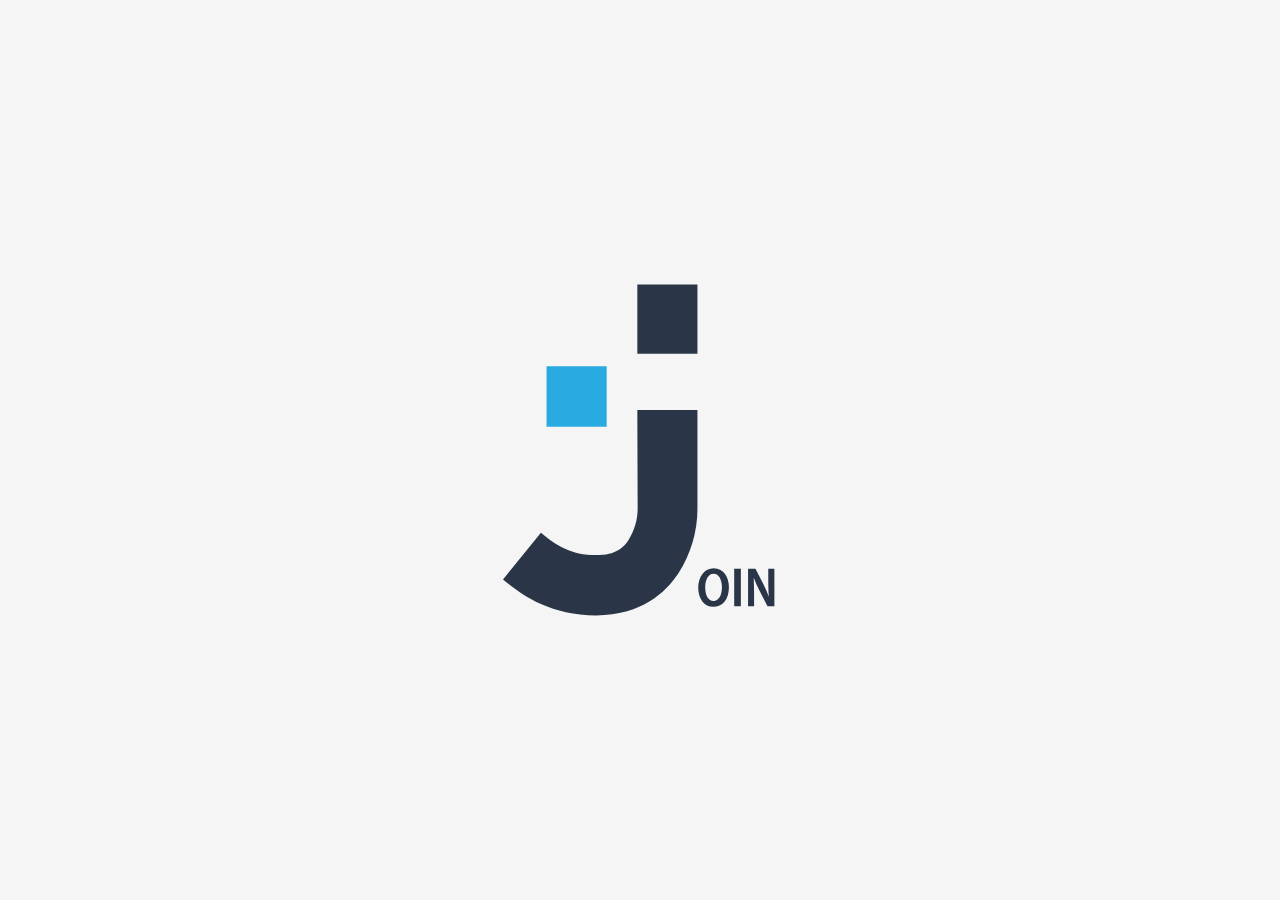
<file: index.html>
<!DOCTYPE html>
<html lang="en">

<head>
    <meta charset="UTF-8">
    <meta http-equiv="X-UA-Compatible" content="IE=edge">
    <meta name="viewport" content="width=device-width, initial-scale=1.0">
    <link rel="icon" type="image/png" href="assets/img/join_logo.png">
    <link rel="stylesheet" href="css/loginStyle.css">
    <link rel="stylesheet" href="fonts.css">
    <script src="js/login.js"></script>
    <script src="js/login2.js"></script>
    <script src="js/mini_backend.js"></script>
    <script src="script.js"></script>
    <title>Join/Login</title>
</head>

<body onload="initIndex()">
    <div class="logoEntrance" id="joinEntranceBg">
        <svg  id="joinEntrance" viewBox="0 0 101 122" fill="none" xmlns="http://www.w3.org/2000/svg">
            <path class="logoSVGPath" d="M71.6721 0H49.5143V25.4923H71.6721V0Z" fill="#2A3647"/>
            <path class="logoSVGPath" d="M49.5142 46.2251H71.6721V82.1779C71.7733 90.8292 69.3112 99.3153 64.5986 106.557C59.9455 113.594 50.963 121.966 34.3446 121.966C16.2434 121.966 5.69286 113.406 0 108.715L13.9765 91.4743C19.533 96.0112 24.885 99.7435 34.4299 99.7435C41.6567 99.7435 44.5372 96.7988 46.2247 94.2307C48.5186 90.6637 49.7052 86.4923 49.6335 82.2464L49.5142 46.2251Z" fill="#2A3647"/>
            <path d="M38.2137 30.1318H16.0559V52.3884H38.2137V30.1318Z" fill="#29ABE2"/>
            <path class="logoSVGPath" d="M83.2793 111.522C83.2793 116.265 80.8761 118.815 77.5183 118.815C74.1605 118.815 71.9618 115.785 71.9618 111.762C71.9618 107.739 74.2287 104.554 77.7058 104.554C81.1829 104.554 83.2793 107.687 83.2793 111.522ZM74.5355 111.711C74.5355 114.57 75.6775 116.675 77.6376 116.675C79.5977 116.675 80.7056 114.45 80.7056 111.539C80.7056 108.988 79.6829 106.592 77.6376 106.592C75.5923 106.592 74.5355 108.903 74.5355 111.711Z" fill="#2A3647"/>
            <path class="logoSVGPath" d="M87.6768 104.76V118.593H85.2224V104.76H87.6768Z" fill="#2A3647"/>
            <path class="logoSVGPath" d="M90.3358 118.593V104.76H93.0629L95.9946 110.461C96.7493 111.952 97.4207 113.483 98.0058 115.049C97.8524 113.337 97.7843 111.368 97.7843 109.177V104.76H100.034V118.593H97.4945L94.5288 112.772C93.7436 111.243 93.0437 109.671 92.4323 108.064C92.4323 109.776 92.5516 111.711 92.5516 114.09V118.576L90.3358 118.593Z" fill="#2A3647"/>
        </svg>
    </div>
    <div class="loginLogoAndSignUp">
        <div id="loginLogo" class="logoLogin">
            <a href="index.html">
                <img class="logoSize" src="assets/img/logo.svg">
            </a>
        </div>
        <div class="signButtonPosition">
            <span class="notUserTextPosi">
                <b>Not a Join user?</b>
            </span>
            <a href="html/signUp.html">
                <button class="loginBlueBtn">Sign up</button>
            </a>
        </div>
    </div>
    <div class="loginMainContainer">
        <div class="loginFormContainer">
            <form onsubmit="login(); return false" class="loginContainer">
                <div class="loginTextPosi">
                    <b>Log in</b>
                    <div class="blueLineContainer">
                        <div class="blueLine"></div>
                    </div>
                </div>
                    <input class="inputEmail" type="" id="email" placeholder="Email" required>
                <div class="relative">
                    <input onfocus="showEye()" onblur="showLock()" type="password" id="password" placeholder="Password" required>
                    <input onclick="showPassword()" type="checkbox" class="showPassword">
                </div>
                <div id="msgBox"></div>
                <div id="msgBox2" class="warningPassword"></div>
                <div class="checkboxContainer">
                    <div class="checkbocPosi">
                        <input onclick="lsRememberMe()" type="checkbox" id="rememberMe">
                        <label for="rememberMe">Remember me</label>
                    </div>
                    <div>
                        <a href="html/getEmail.html">Forgot my password</a>
                    </div>
                </div>
                <div class="loginBtnContainer">
                    <button class="loginBlueBtn">
                        <b>Login</b>
                    </button>
                    <button class="loginWhiteBtn" onclick="loginAsGuest()">
                        <b>Guest Log in</b>
                    </button>
                </div>
            </form>
        </div>
    </div>
</body>
</html>
</file>
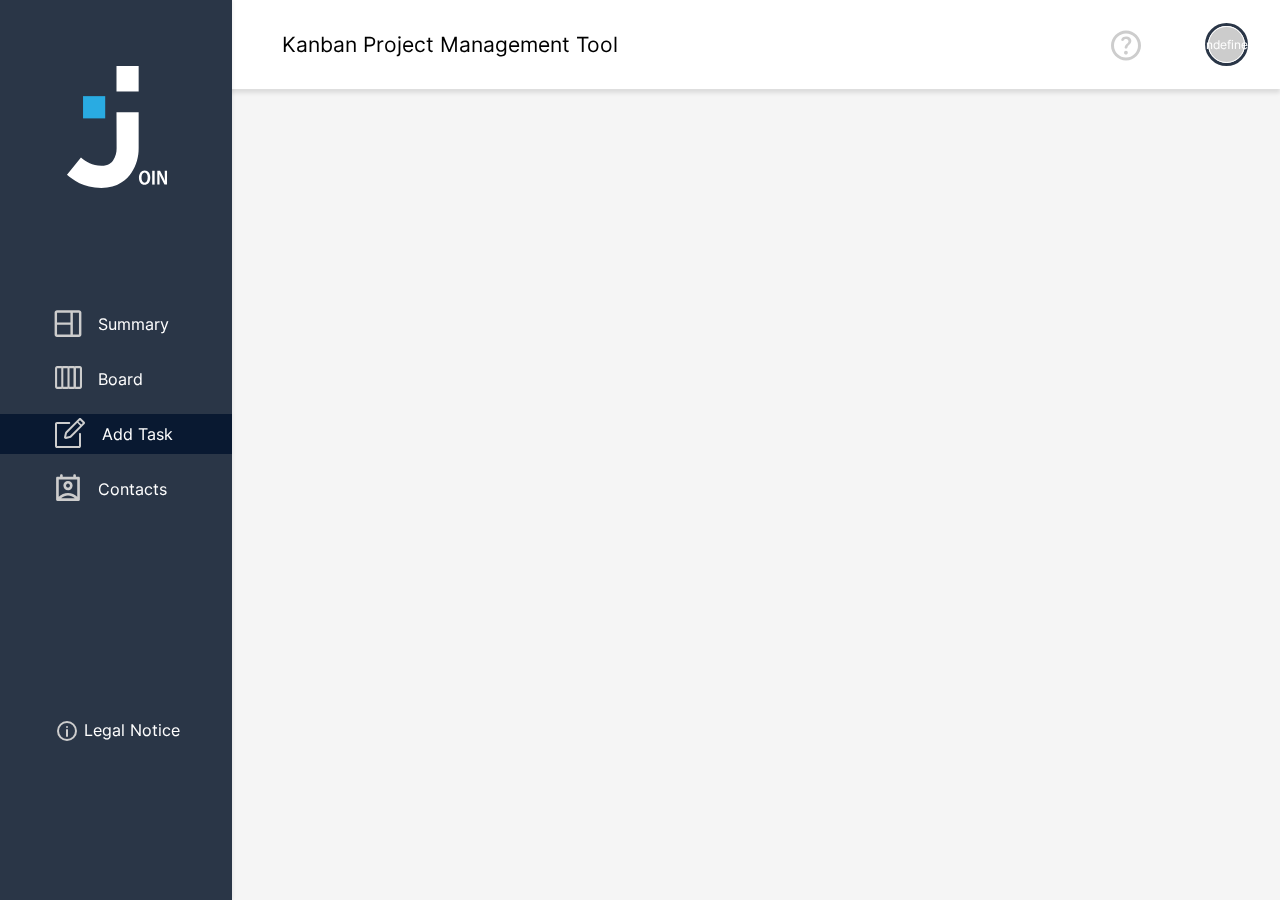
<file: html/addTask.html>
<!DOCTYPE html>
<html lang="en">

<head>
  <meta charset="UTF-8">
  <meta http-equiv="X-UA-Compatible" content="IE=edge">
  <meta name="viewport" content="width=device-width, initial-scale=1.0">
  <title>Join/Add Task</title>
  <link rel="icon" type="image/png" href="../assets/img/join_logo.png">
  <link rel="stylesheet" href="../css/header_sidebar.css">
  <link rel="stylesheet" href="../css/addTask.css">
  <link rel="stylesheet" href="../fonts.css">
  <script src="../js/templates.js"></script>
  <script src="../js/templates2.js"></script>
  <script src="../js/header_sidebar.js"></script>
  <script src="../js/addTask.js"></script>
  <script src="../js/addTask2.js"></script>
  <script src="../js/addTask3.js"></script>
  <script src="../js/mini_backend.js"></script>
  <script src="../script.js"></script>
  <script src="../js/login.js"></script>
  <script src="../js/login2.js"></script>
</head>

<script> let newArea = 'todo'; </script>

<body onload="initTask()">
  <div id="header"></div>
  <div id="sidebar"></div>
  <div class="invisibleSideDivMobile"></div>
  <div class="contactsMainContainer">
    <h3 class="onlyMobile">Kanban Project Management Tool</h3>
    <div class="invisibleSideDiv"></div>
    <div id="addTask" class="addTaskMain"></div>
  </div>
  <div class="bottomDiv" id="navbar-bottom"></div>
</body>
</html>
</file>
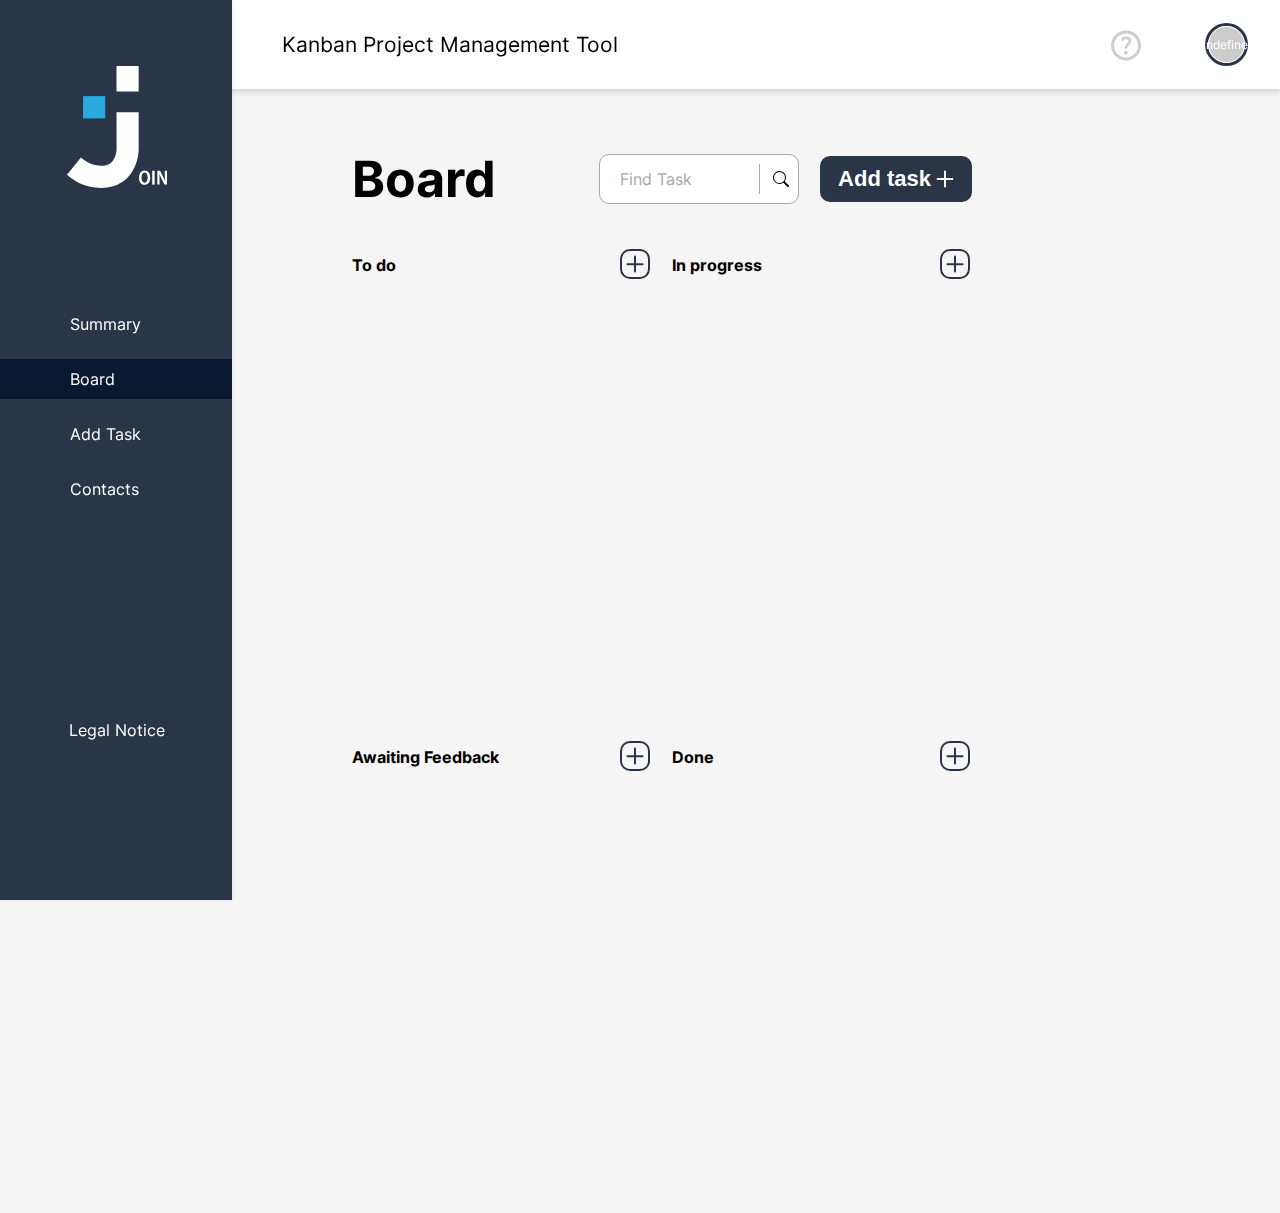
<file: html/board.html>
<!DOCTYPE html>
<html lang="en">

<head>
    <meta charset="UTF-8">
    <meta http-equiv="X-UA-Compatible" content="IE=edge">
    <meta name="viewport" content="width=device-width, initial-scale=1.0">
    <title>Join/Board</title>
    <link rel="icon" type="image/png" href="../assets/img/join_logo.png">
    <link rel="stylesheet" href="../css/board.css">
    <link rel="stylesheet" href="../fonts.css">
    <link rel="stylesheet" href="../css/header_sidebar.css">
    <link rel="stylesheet" href="../css/addTask.css">
    <link rel="stylesheet" href="../css/addTaskMobile.css">
    
    <script src="../js/mini_backend.js"></script>
    <script src="../js/templates.js"></script>
    <script src="../js/templates2.js"></script>
    <script src="../js/header_sidebar.js"></script>
    <script src="../js/login.js"></script>
    <script src="../js/login2.js"></script>
    <script src="../script.js"></script>
    <script src="../js/addTask.js"></script>
    <script src="../js/addTask2.js"></script>
    <script src="../js/addTask3.js"></script>
    <script src="../js/board.js"></script>
    <script src="../js/board2.js"></script>

</head>

<body id="body" onload="initBoard()">
    <div id="header"></div>
    <div id="sidebar"></div>

    <!-- Add new task -->
    <section onclick="closeAddTaskBoard()" id="popup-add-task-board" class="bg-popup d-none">
        <div onclick="event.stopPropagation()" id="addTask" class="add-task-popup"></div>
    </section>
    <!-- Open selected task details -->
    <section onclick="closeTaskDetails()" id="popup-task-details" class="bg-popup d-none">
        <div onclick="event.stopPropagation()" id="task-details" class="task-details-popup"></div>
    </section>

    <section class="board">
        <h3 class="only-mobile">Kanban Project Management Tool</h3>
        <div class="headline">
            <h1>Board</h1>
            <div class="find-add-task">
                <div class="find-task">
                    <input id="find-task" title="You can search by title, description and category." type="search"
                        placeholder="Find Task" onkeydown="renderBoard()" onkeyup="renderBoard()"
                        onsearch="renderBoard()">
                    <div class="parting-line"></div>
                </div>
                <button onclick="addTaskBoard('todo')" class="add-task" title="Click to add a new task">
                    <span class="mobile-d-none">Add task</span>
                    <svg width="18" height="18" viewBox="0 0 18 18" fill="none" xmlns="http://www.w3.org/2000/svg">
                        <path
                            d="M9.00113 9.00017L9.00178 16.4149M1.58641 9.00082L9.00113 9.00017L1.58641 9.00082ZM16.4159 8.99953L9.00043 8.99946L16.4159 8.99953ZM9.00043 8.99946L9.00049 1.58545L9.00043 8.99946Z"
                            stroke="white" stroke-width="2" stroke-linecap="round" stroke-linejoin="round" />
                    </svg>
                </button>
            </div>
        </div>


        <div class="board-tasks-section">
            <div class="responsive-duo">
                <div class="tasks-sections">
                    <div class="tasks-sections-headline" onclick="addTaskBoard('todo')"
                        title="Click to add a new task.">
                        <span>To do</span>
                        <div class="button-add-task">
                            <svg width="30" height="30" viewBox="0 0 30 30" fill="none"
                                xmlns="http://www.w3.org/2000/svg">
                                <path class="symbol-color" d="M15 7.5V22.5" stroke="#2A3647" stroke-width="2"
                                    stroke-linecap="round" />
                                <path class="symbol-color" d="M22.5 15.1416L7.5 15.1416" stroke="#2A3647"
                                    stroke-width="2" stroke-linecap="round" />
                                <rect class="symbol-color" x="1" y="1" width="28" height="28" rx="9" stroke="#2A3647"
                                    stroke-width="2" />
                            </svg>
                        </div>
                    </div>

                    <div class="task-columns" id="tasks-to-do" ondrop="moveTo()" ondragleave="disregardArea()"
                        ondragover="allowDrop(event, 'todo', 'tasks-to-do')">

                    </div>
                </div>
                <div class="tasks-sections">
                    <div class="tasks-sections-headline" onclick="addTaskBoard('inProgress')"
                        title="Click to add a new task.">
                        <span>In progress</span>
                        <div class="button-add-task">
                            <svg width="30" height="30" viewBox="0 0 30 30" fill="none"
                                xmlns="http://www.w3.org/2000/svg">
                                <path class="symbol-color" d="M15 7.5V22.5" stroke="#2A3647" stroke-width="2"
                                    stroke-linecap="round" />
                                <path class="symbol-color" d="M22.5 15.1416L7.5 15.1416" stroke="#2A3647"
                                    stroke-width="2" stroke-linecap="round" />
                                <rect class="symbol-color" x="1" y="1" width="28" height="28" rx="9" stroke="#2A3647"
                                    stroke-width="2" />
                            </svg>
                        </div>

                    </div>

                    <div class="task-columns" id="tasks-in-progress" ondrop="moveTo()" ondragleave="disregardArea()"
                        ondragover="allowDrop(event, 'inProgress', 'tasks-in-progress')">

                    </div>
                </div>
            </div>
            <div class="responsive-duo">
                <div class="tasks-sections">
                    <div class="tasks-sections-headline" onclick="addTaskBoard('awaitingFeedback')"
                        title="Click to add a new task.">
                        <span>Awaiting Feedback</span>
                        <div class="button-add-task">
                            <svg width="30" height="30" viewBox="0 0 30 30" fill="none"
                                xmlns="http://www.w3.org/2000/svg">
                                <path class="symbol-color" d="M15 7.5V22.5" stroke="#2A3647" stroke-width="2"
                                    stroke-linecap="round" />
                                <path class="symbol-color" d="M22.5 15.1416L7.5 15.1416" stroke="#2A3647"
                                    stroke-width="2" stroke-linecap="round" />
                                <rect class="symbol-color" x="1" y="1" width="28" height="28" rx="9" stroke="#2A3647"
                                    stroke-width="2" />
                            </svg>
                        </div>

                    </div>
                    <div class="task-columns" id="tasks-awaiting-feedback" ondrop="moveTo()"
                        ondragleave="disregardArea()"
                        ondragover="allowDrop(event, 'awaitingFeedback', 'tasks-awaiting-feedback')">

                    </div>
                </div>
                <div class="tasks-sections">
                    <div class="tasks-sections-headline" onclick="addTaskBoard('done')"
                        title="Click to add a new task.">
                        <span>Done</span>
                        <div class="button-add-task">
                            <svg width="30" height="30" viewBox="0 0 30 30" fill="none"
                                xmlns="http://www.w3.org/2000/svg">
                                <path class="symbol-color" d="M15 7.5V22.5" stroke="#2A3647" stroke-width="2"
                                    stroke-linecap="round" />
                                <path class="symbol-color" d="M22.5 15.1416L7.5 15.1416" stroke="#2A3647"
                                    stroke-width="2" stroke-linecap="round" />
                                <rect class="symbol-color" x="1" y="1" width="28" height="28" rx="9" stroke="#2A3647"
                                    stroke-width="2" />
                            </svg>
                        </div>

                    </div>
                    <div class="task-columns" id="tasks-done" ondrop="moveTo()" ondragleave="disregardArea()"
                        ondragover="allowDrop(event, 'done', 'tasks-done')">

                    </div>
                </div>
            </div>
        </div>

    </section>

    <div class="navbar-height" id="navbar-bottom"></div>
</body>

</html>
</file>
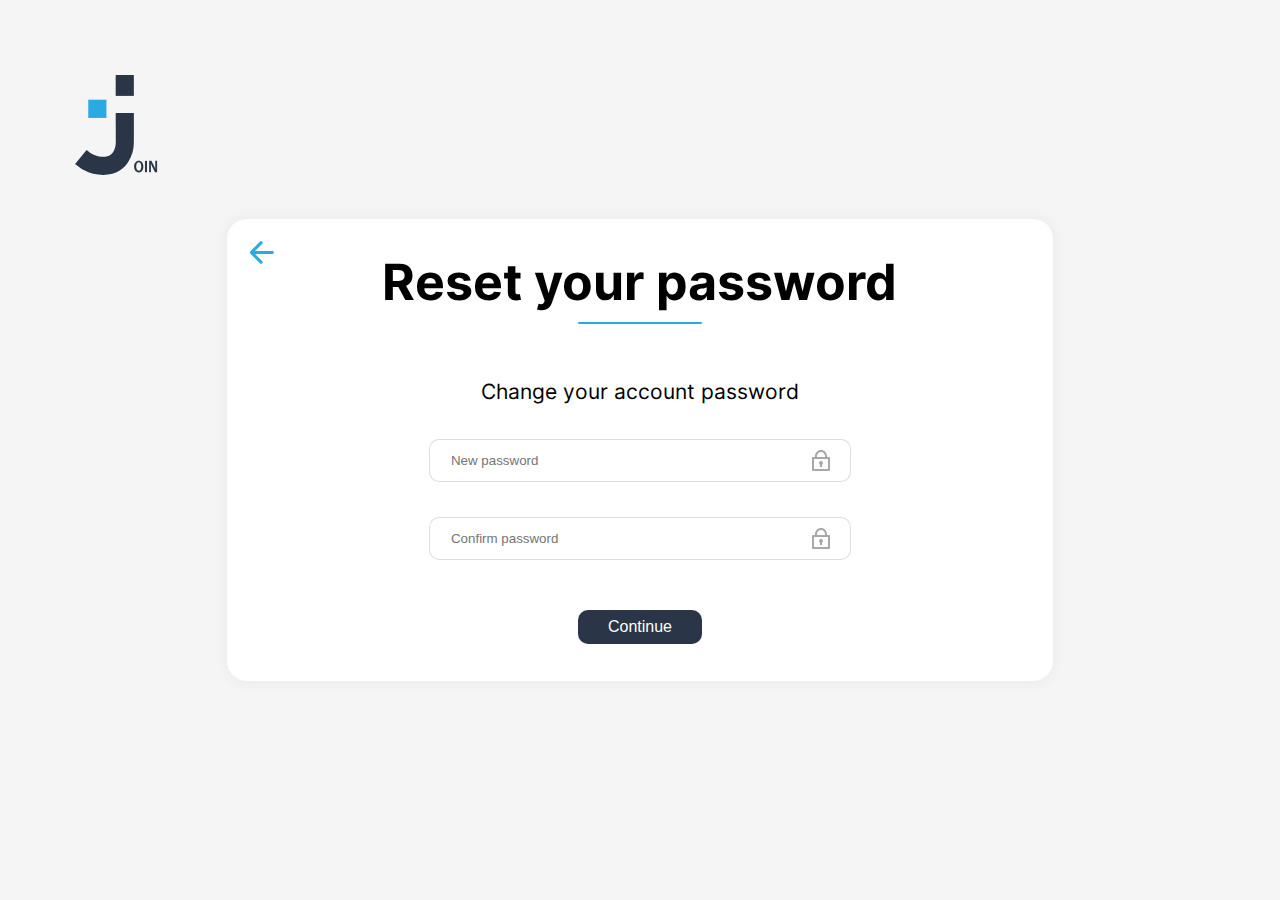
<file: html/changePassword.html>
<!DOCTYPE html>
<html lang="en">

<head>
    <meta charset="UTF-8">
    <meta http-equiv="X-UA-Compatible" content="IE=edge">
    <meta name="viewport" content="width=device-width, initial-scale=1.0">
    <title>Join/Reset Password</title>
    <link rel="icon" type="image/png" href="../assets/img/join_logo.png">
    <link rel="stylesheet" href="../fonts.css">
    <link rel="stylesheet" href="../css/loginStyle.css">
    <script src="../js/login.js"></script>
    <script src="../js/login2.js"></script>
    <script src="../js/changePassword.js"></script>
    <script src="../js/mini_backend.js"></script>
    <script src="../script.js"></script>
</head>

<body onload="onPageLoad()">
    <div id="popUpPasswordChange" class="passwordChangePopup d-none">
        <img src="../assets/img/resetPassword.svg" class="passwordChangePopupIMG slide-in-bottom">
    </div>
    <div class="logoLogin">
        <a href="changePassword.html">
            <img class="logoSize" src="../assets/img/logo.svg">
        </a>
    </div>
    <div class="loginMainContainer">
        <div class="forgotPasswordFormContainer">
            <form onsubmit="onSubmit(event)" class="fargotPasswordContainer">
                <fieldset class="fargotPasswordField">
                    <div class="backIconContainer">
                        <a href="getEmail.html">
                            <svg  width="25" height="23" viewBox="0 0 25 23" fill="none" xmlns="http://www.w3.org/2000/svg">
                            <path class="backColorMobile" d="M6.06813 9.95821H23.2916C24.1431 9.95821 24.8333 10.6484 24.8333 11.4999C24.8333 12.3513 24.1431 13.0415 23.2916 13.0415H6.06813L13.2477 20.2211C13.8496 20.823 13.8496 21.799 13.2477 22.401C12.6457 23.003 11.6697 23.003 11.0678 22.401L1.58084 12.9141C0.799792 12.133 0.799791 10.8667 1.58084 10.0857L11.0677 0.598748C11.6697 -0.00321963 12.6457 -0.0032202 13.2477 0.598747C13.8496 1.20071 13.8496 2.1767 13.2477 2.77866L6.06813 9.95821Z" fill="#29ABE2"/>
                            </svg>
                        </a>
                    </div>
                    <div class="fargotPasswordTextPosi">
                        <b>Reset your password</b>
                        <div class="blueLineContainer">
                            <div class="blueLine"></div>
                        </div>
                    </div>
                    <span class="fargotPasswordSubText">Change your account password</span>
                    <input minlength="3" id="newPassword" type="password" placeholder="New password" required>
                    <input minlength="3" id="confirmNewPassword" type="password" placeholder="Confirm password" required>
                    <div id="msgBox" class="warningResetPassword"></div>
                    <input class="forgotBtn" type="submit" value="Continue">
                </fieldset>
            </form>
        </div>
    </div>
</body>

</html>
</file>
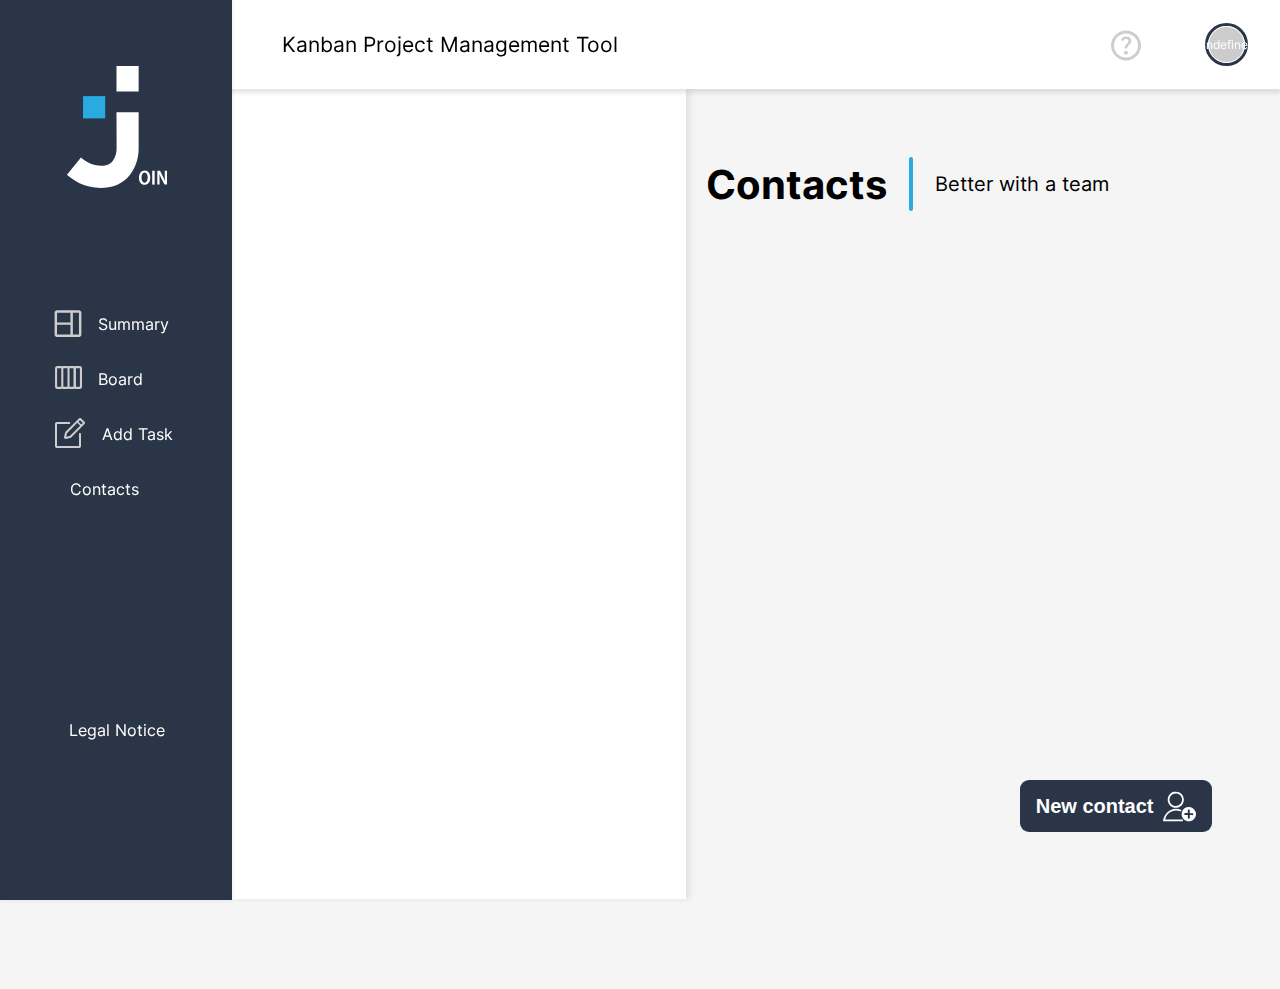
<file: html/contacts.html>
<!DOCTYPE html>
<html lang="en">

<head>
    <meta charset="UTF-8">
    <meta http-equiv="X-UA-Compatible" content="IE=edge">
    <meta name="viewport" content="width=device-width, initial-scale=1.0">
    <title>Join/Contacts</title>
    <link rel="icon" type="image/png" href="../assets/img/join_logo.png">
    <link rel="stylesheet" href="../css/contacts.css">
    <link rel="stylesheet" href="../css/addTaskMobile.css">
    <link rel="stylesheet" href="../css/header_sidebar.css">
    <link rel="stylesheet" href="../css/addTask.css">
    <link rel="stylesheet" href="../fonts.css">
    <script src="../js/mini_backend.js"></script>
    <script src="../script.js"></script>
    <script src="../js/templates.js"></script>
    <script src="../js/templates2.js"></script>
    <script src="../js/contacts.js"></script>
    <script src="../js/contacts2.js"></script>
    <script src="../js/addTask.js"></script>
    <script src="../js/addTask2.js"></script>
    <script src="../js/addTask3.js"></script>
    <script src="../js/login.js"></script>
    <script src="../js/login2.js"></script>
    <script src="../js/board.js"></script>
    <script src="../js/board2.js"></script>
    <script src="../js/summary.js"></script>
    <script src="../js/header_sidebar.js"></script>
</head>

<body id="body" onload="initContacts()">
    <div id="header"></div>
    <div id="sidebar"></div>
    <div class="invisibleHeadDiv"></div>
    <div class="contactsMainContainerCO">
        <div class="invisibleSideDiv"></div>
        <div class="contactsContainer" id="contactsArea"></div>
        <div id="rightSectionCO" class="rightSectionCO">
            <div id="textPosiRE" class="textPosiRE d-none">
                <p>Kanban Project Management Tool</p>
                <div class="teamTextContainerRE">
                    <h1 class="teamText">Contacts</h1>
                    <img class="cursorPointer" onclick="backToContacts()" src="../assets/img/backBlack.svg">
                </div>
                <p> Better with a team </p>
                <div class="lineBlue"></div>
            </div>
            <div id="textPosi" class="textPosi">
                <div>
                    <h1 class="contactsTitle">Contacts</h1>
                </div>
                <div class="lineBlue"></div>
                <div class="contactsSubTitle">
                    Better with a team
                </div>
            </div>
            <div class="slideContactMainContainer">
                <div id="slideContainer" class="slideContactContainer slide-in d-none">
                    <div class="contactSlideName">
                        <div id="slideContactsBubble"></div>
                        <div class="contactNameTask">
                            <div id="slideName"></div>
                            <div id="contactsAddTask"></div>
                        </div>
                    </div>
                    <div class="slideContactInfoContainer">
                        <div class="contactName">Contact Information</div>
                        <div id="slideEditContact"></div>
                    </div>
                    <div class="slideEmailPhoneInfo">
                        <div>
                            <b>Email</b>
                        </div>
                        <div id="slideEmail"></div>
                    </div>
                    <div class="slideEmailPhoneInfo">
                        <div>
                            <b>Phone</b>
                        </div>
                        <div id="slidePhone"></div>
                    </div>
                </div>
            </div>
        </div>
        <div class="btnPosi">
            <button onclick="openAddNewContact()" class="btnNewContact">
                <b>New contact</b>
                <img src="../assets/img/newContact.svg">
            </button>
        </div>
    </div>
    <div id="editContactPopup" class="d-none popupContactMainContainer" onclick="closeAddEditContact('editContact', 'editContactPopup');">
        <div onclick="event.stopPropagation()" class="popupContactContainer" id="editContact">
            <div class="popupContactBlueSection">
                <img src="../assets/img/logoWhite.svg" class="logoWhiteSVG">
                <h1 class="editContactText">Edit contact
                    <div class="blueLineBottom"></div>
                </h1>
            </div>
            <div class="popupContactWhiteSection">
                <div class="closePopupContact">
                    <svg onclick="closeAddEditContact('editContact', 'editContactPopup');" width="25" height="25" viewBox="0 0 25 25" fill="none"
                        xmlns="http://www.w3.org/2000/svg" class="cursorPointer">
                        <path class="backSVG"
                            d="M12.5011 12.5001L17.7441 17.7431M7.25806 17.7431L12.5011 12.5001L7.25806 17.7431ZM17.7441 7.25708L12.5001 12.5001L17.7441 7.25708ZM12.5001 12.5001L7.25806 7.25708L12.5001 12.5001Z"
                            stroke="#2A3647" stroke-width="2" stroke-linecap="round" stroke-linejoin="round" />
                    </svg>
                </div>
                <div class="inputSection">
                    <div class="contactImgBubbleContainer" id="bubbleInEditSection">
                        <img class="imgUserWhiteSize" src="../assets/img/userWhite.svg">
                    </div>
                    <form onsubmit="saveEdit(event)">
                        <div class="inputsContainerEditSection">
                            <div class="editContactInputPosi">
                                <input maxlength="25" id="editName" oninput="proofEditName()" class="inputCO nameIcon"
                                    placeholder="Edit name" type="text">
                                <div class="transparentDiv d-none" id="falseEditName">
                                    <div class="requiredText">input need First and last name</div>
                                </div>
                            </div>
                            <div class="editContactInputPosi">
                                <input maxlength="30" id="editEmail" oninput="proofEditEmail()"
                                    class="inputCO emailIcon" placeholder="Edit email" type="email">
                                <div class="transparentDiv d-none" id="falseEditEmail">
                                    <div class="requiredText">false email input</div>
                                </div>
                            </div>
                            <div class="editContactInputPosi">
                                <input id="editPhone" oninput="proofPhone('editPhone')" maxlength="20" minlength="5"
                                    class="inputCO phoneIcon" placeholder="Edit number">
                                <div class="transparentDiv d-none" id="falseEditPhone">
                                    <div class="requiredText">required input</div>
                                </div>
                            </div>
                            <div class="saveContactBtnContainer">
                                <button id="deleteCurrentContact" onclick="deleteContact(event)"
                                    class="delete-Btn">
                                    Delete
                                </button>
                                <button class="saveContactBlueBtn">
                                    <b>Save</b>
                                </button>
                            </div>
                        </div>
                    </form>
                </div>
            </div>
        </div>
    </div>
    <div id="addContactPopup" class="d-none popupContactMainContainer" onclick="closeAddEditContact('addContact', 'addContactPopup');">
        <div onclick="event.stopPropagation()" class="popupContactContainer" id="addContact">
            <div class="popupContactBlueSection">
                <img src="../assets/img/logoWhite.svg">
                <div>
                    <h1 class="addContactTitle">Add contact</h1>
                    <span class="addContactSubtitle">Tasks are better with a team!</span>
                    <div class="blueLineBottom"></div>
                </div>
            </div>
            <div class="popupContactWhiteSection">
                <div class="closePopupContact">
                    <svg onclick="closeAddEditContact('addContact', 'addContactPopup');" width="25" height="25" viewBox="0 0 25 25" fill="none"
                        xmlns="http://www.w3.org/2000/svg" class="cursorPointer">
                        <path class="backSVG"
                            d="M12.5011 12.5001L17.7441 17.7431M7.25806 17.7431L12.5011 12.5001L7.25806 17.7431ZM17.7441 7.25708L12.5001 12.5001L17.7441 7.25708ZM12.5001 12.5001L7.25806 7.25708L12.5001 12.5001Z"
                            stroke="#2A3647" stroke-width="2" stroke-linecap="round" stroke-linejoin="round" />
                    </svg>
                </div>
                <div class="inputSection">
                    <div class="contactImgBubbleContainer">
                        <img class="imgUserWhiteSize" src="../assets/img/userWhite.svg">
                    </div>
                    <form onsubmit="createNewContact(event)">
                        <div class="inputsContainer">
                            <div class="editContactInputPosi">
                                <input maxlength="18" id="name" oninput="proofName()" class="inputCO nameIcon"
                                    placeholder="Name" type="text" required>
                                <div class="transparentDiv d-none" id="falseName">
                                    <div class="requiredText">input need First and last name</div>
                                </div>
                            </div>
                            <div class="editContactInputPosi">
                                <input maxlength="20" id="email" oninput="proofEmail()" class="inputCO emailIcon"
                                    placeholder="Email" type="email" required>
                                <div class="transparentDiv d-none" id="falseEmail">
                                    <div class="requiredText">false email input</div>
                                </div>
                            </div>
                            <input id="phone" oninput="proofPhone('phone')"
                                class="inputCO phoneIcon editContactInputPosi" placeholder="number" type="number"
                                required>
                            <p id="phoneError" class="phoneError"></p>
                            <div class="addContactBtnContainer">
                                <div onclick="clearContactsInputs()" class="cancelContactWhiteBtn">
                                    Cancel
                                    <svg width="25" height="25" viewBox="0 0 25 25" fill="none"
                                        xmlns="http://www.w3.org/2000/svg">
                                        <path class="clearSvg"
                                            d="M12.5011 12.5001L17.7441 17.7431M7.25806 17.7431L12.5011 12.5001L7.25806 17.7431ZM17.7441 7.25708L12.5001 12.5001L17.7441 7.25708ZM12.5001 12.5001L7.25806 7.25708L12.5001 12.5001Z"
                                            stroke="#2A3647" stroke-width="2" stroke-linecap="round"
                                            stroke-linejoin="round" />
                                    </svg>
                                </div>
                                <button class="createContactBlueBtn">
                                    <b>Create contact</b>
                                    <img src="../assets/img/check.svg">
                                </button>
                            </div>
                        </div>
                    </form>
                </div>
            </div>
        </div>
    </div>
    <div id="createContactPopup" class="createdContactPopupPosi d-none">
        <p class="addTaskPopup slidePopup">Contact succesfully created</p>
    </div>
    <section onclick="closeAddTaskBoard(), clearTask()" id="popup-add-task-board" class="bg-popup d-none">
        <div onclick="event.stopPropagation()" id="addTask" class="add-task-popup"></div>
    </section>
    <div id="navbar-bottom"></div>
</body>

</html>
</file>
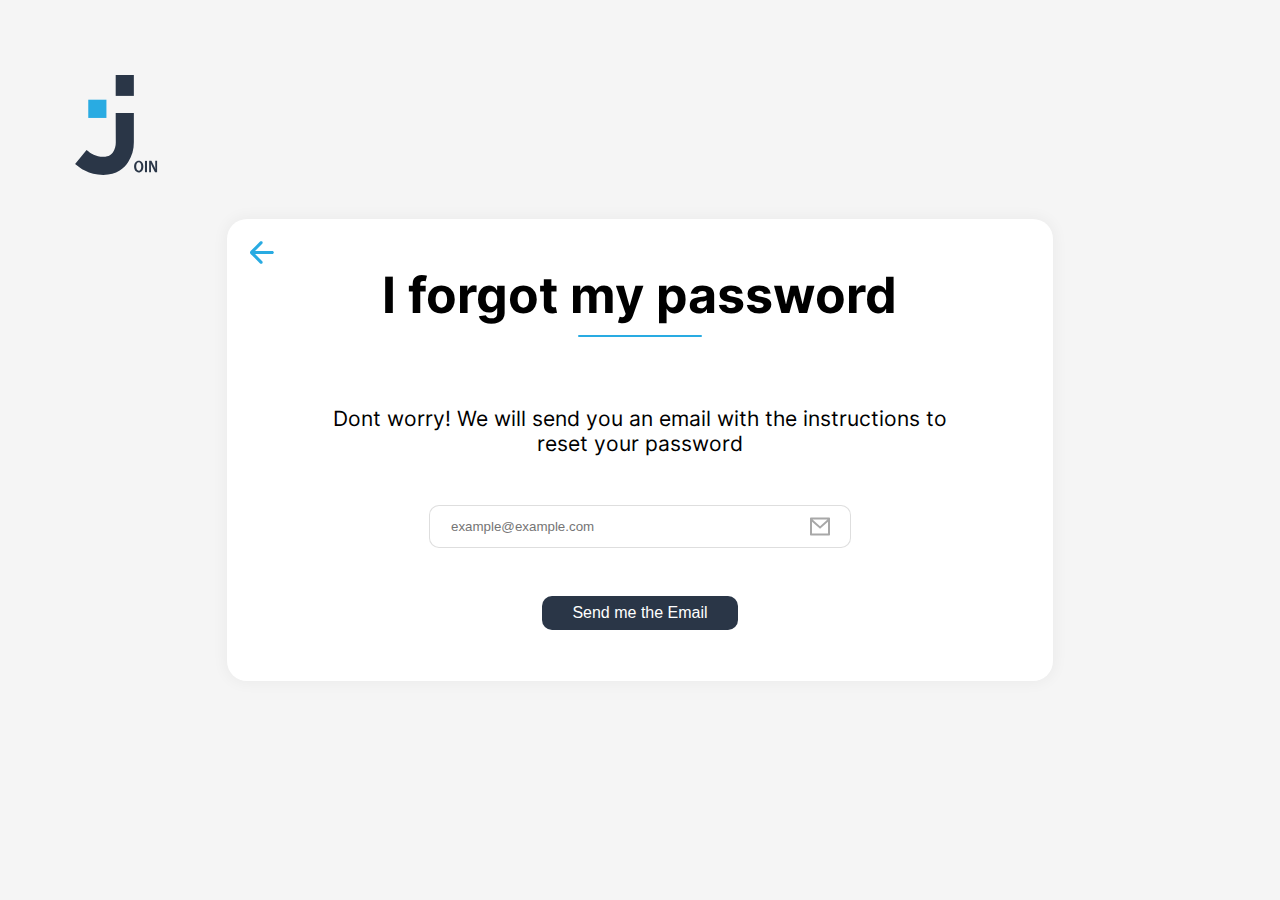
<file: html/getEmail.html>
<!DOCTYPE html>
<html lang="en">

<head>
    <meta charset="UTF-8">
    <meta http-equiv="X-UA-Compatible" content="IE=edge">
    <meta name="viewport" content="width=device-width, initial-scale=1.0">
    <title>Join/Forgot Password</title>
    <link rel="icon" type="image/png" href="../assets/img/join_logo.png">
    <link rel="stylesheet" href="../fonts.css">
    <link rel="stylesheet" href="../css/loginStyle.css">
    <script src="../js/login.js"></script>
    <script src="../js/login2.js"></script>
    <script src="../js/getEmail.js"></script>
    <script src="../js/mini_backend.js"></script>
    <script src="../script.js"></script>
</head>

<body onload="initLogin()">
    <div id="popUpEmailSend" class="sendEmailPopup d-none">
        <img src="../assets/img/sendEmail.svg" class="sendEmailPopupIMG slide-in-bottom">
    </div>
    <div class="logoLogin">
        <a href="getEmail.html">
            <img class="logoSize" src="../assets/img/logo.svg">
        </a>
    </div>
    <div class="loginMainContainer">
        <div class="forgotPasswordFormContainer">
            <form onsubmit="onSubmit(event)" class="fargotPasswordContainer">
                <fieldset class="fargotPasswordField">
                    <div class="backIconContainer">
                        <a href="../index.html">
                            <svg  width="25" height="23" viewBox="0 0 25 23" fill="none" xmlns="http://www.w3.org/2000/svg">
                                <path class="backColorMobile" d="M6.06813 9.95821H23.2916C24.1431 9.95821 24.8333 10.6484 24.8333 11.4999C24.8333 12.3513 24.1431 13.0415 23.2916 13.0415H6.06813L13.2477 20.2211C13.8496 20.823 13.8496 21.799 13.2477 22.401C12.6457 23.003 11.6697 23.003 11.0678 22.401L1.58084 12.9141C0.799792 12.133 0.799791 10.8667 1.58084 10.0857L11.0677 0.598748C11.6697 -0.00321963 12.6457 -0.0032202 13.2477 0.598747C13.8496 1.20071 13.8496 2.1767 13.2477 2.77866L6.06813 9.95821Z" fill="#29ABE2"/>
                            </svg>
                        </a>
                    </div>
                    <div class="fargotPasswordTextPosi">
                        <b>I forgot my password</b>
                        <div class="blueLineContainer">
                            <div class="blueLine"></div>
                        </div> 
                    </div>
                    <span class="fargotPasswordSubText">
                        Dont worry! We will send you an email with the instructions to reset your password
                    </span>
                    <input id="email" type="" name="email" placeholder="example@example.com" class="inputEmail" required>
                    <div id="msgBox"></div>
                    <input class="forgotBtn" type="submit" value="Send me the Email">
                </fieldset>
            </form>
        </div>
    </div>
</body>

</html>
</file>
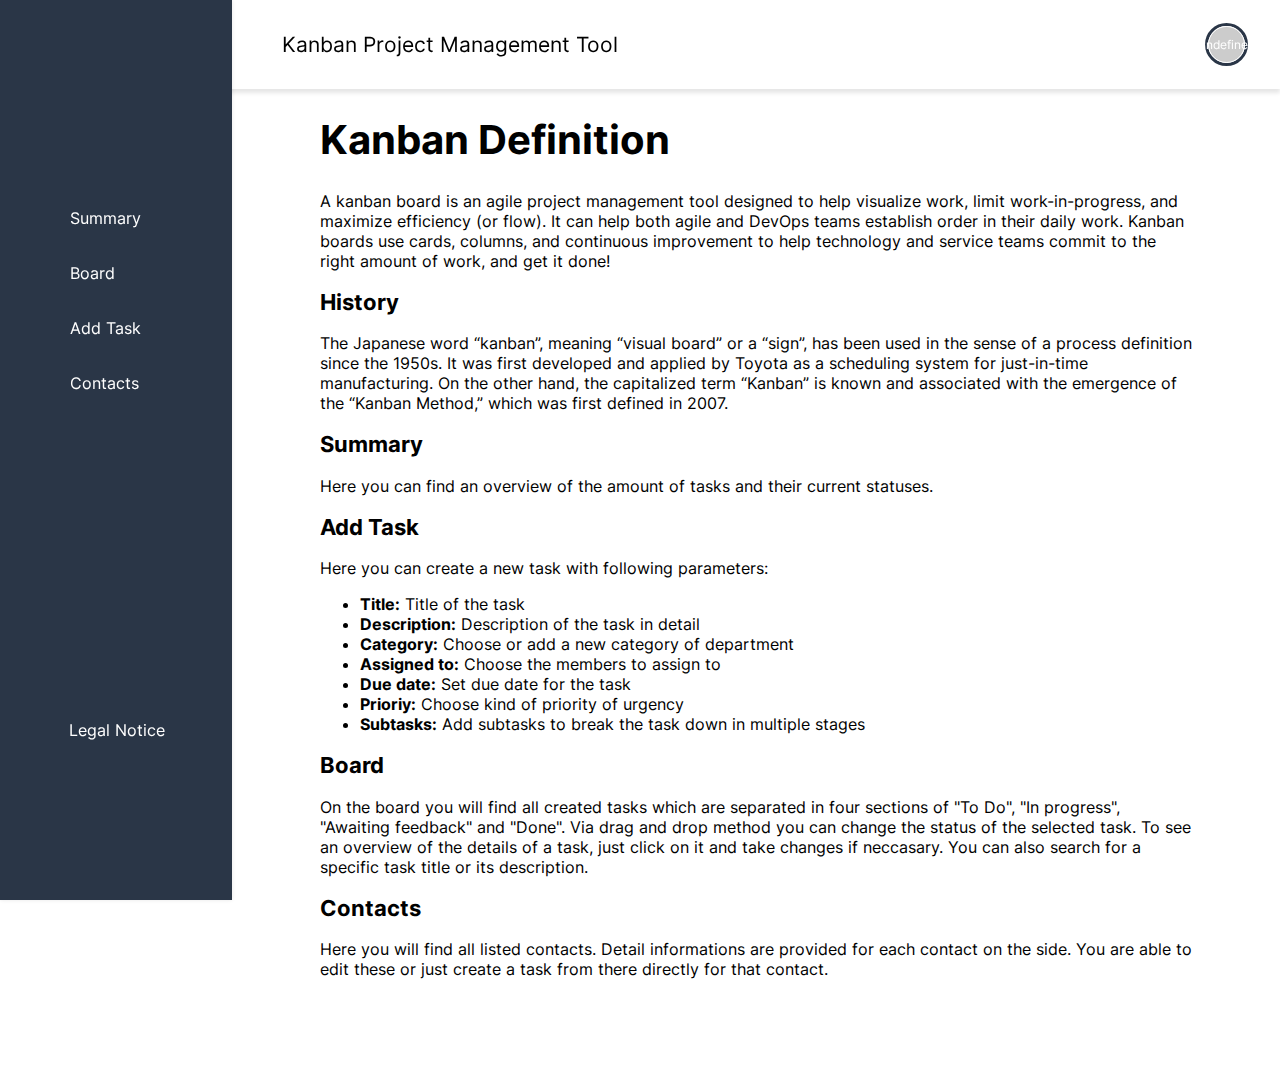
<file: html/help.html>
<!DOCTYPE html>
<html lang="en">

<head>
    <meta charset="UTF-8">
    <meta http-equiv="X-UA-Compatible" content="IE=edge">
    <meta name="viewport" content="width=device-width, initial-scale=1.0">
    <title>Join/Help Instruction</title>
    <link rel="icon" type="image/png" href="../assets/img/join_logo.png">
    <link rel="stylesheet" href="../css/header_sidebar.css">
    <link rel="stylesheet" href="../fonts.css">
    <link rel="stylesheet" href="../css/legalHelp.css">
    <script src="../js/mini_backend.js"></script>
    <script src="../script.js"></script>
    <script src="../js/templates.js"></script>
    <script src="../js/templates2.js"></script>
    <script src="../js/header_sidebar.js"></script>
    <script src="../js/login.js"></script>
    <script src="../js/login2.js"></script>

</head>

<body onload="initHelpLegal()">
    <div id="header"></div>
    <div id="sidebar"></div>
    <div class="legalInfoMainContainer">
        <div class="invisibleSideDiv"></div>

        <div class="padd88">
            <h1>Kanban Definition</h1>
            A kanban board is an agile project management tool designed to help visualize work, limit work-in-progress,
            and
            maximize efficiency (or flow). It can help both agile and DevOps teams establish order in their daily work.
            Kanban
            boards use cards, columns, and continuous improvement to help technology and service teams commit to the
            right
            amount of work, and get it done!


            <h2>History</h2>
            The Japanese word “kanban”, meaning “visual board” or a “sign”, has been used in the sense of a process
            definition
            since the 1950s. It was first developed and applied by Toyota as a scheduling system for just-in-time
            manufacturing.
            On the other hand, the capitalized term “Kanban” is known and associated with the emergence of the “Kanban
            Method,”
            which was first defined in 2007.


            <h2>Summary</h2>
            Here you can find an overview of the amount of tasks and their current statuses.


            <h2>Add Task</h2>
            Here you can create a new task with following parameters:

            <ul>
                <li><b>Title:</b> Title of the task</li>
                <li><b>Description:</b> Description of the task in detail</li>
                <li><b>Category:</b> Choose or add a new category of department</li>
                <li><b>Assigned to:</b> Choose the members to assign to</li>
                <li><b>Due date:</b> Set due date for the task</li>
                <li><b>Prioriy:</b> Choose kind of priority of urgency</li>
                <li><b>Subtasks:</b> Add subtasks to break the task down in multiple stages</li>
            </ul>

            <h2>Board</h2>
            On the board you will find all created tasks which are separated in four sections of "To Do", "In progress",
            "Awaiting feedback" and "Done".

            Via drag and drop method you can change the status of the selected task.
            To see an overview of the details of a task, just click on it and take changes if neccasary.
            You can also search for a specific task title or its description.


            <h2>Contacts</h2>
            Here you will find all listed contacts. Detail informations are provided for each contact on the side. You
            are able
            to edit these or just create a task from there directly for that contact.




        </div>
    </div>
    <div id="navbar-bottom"></div>



</body>

</html>
</file>
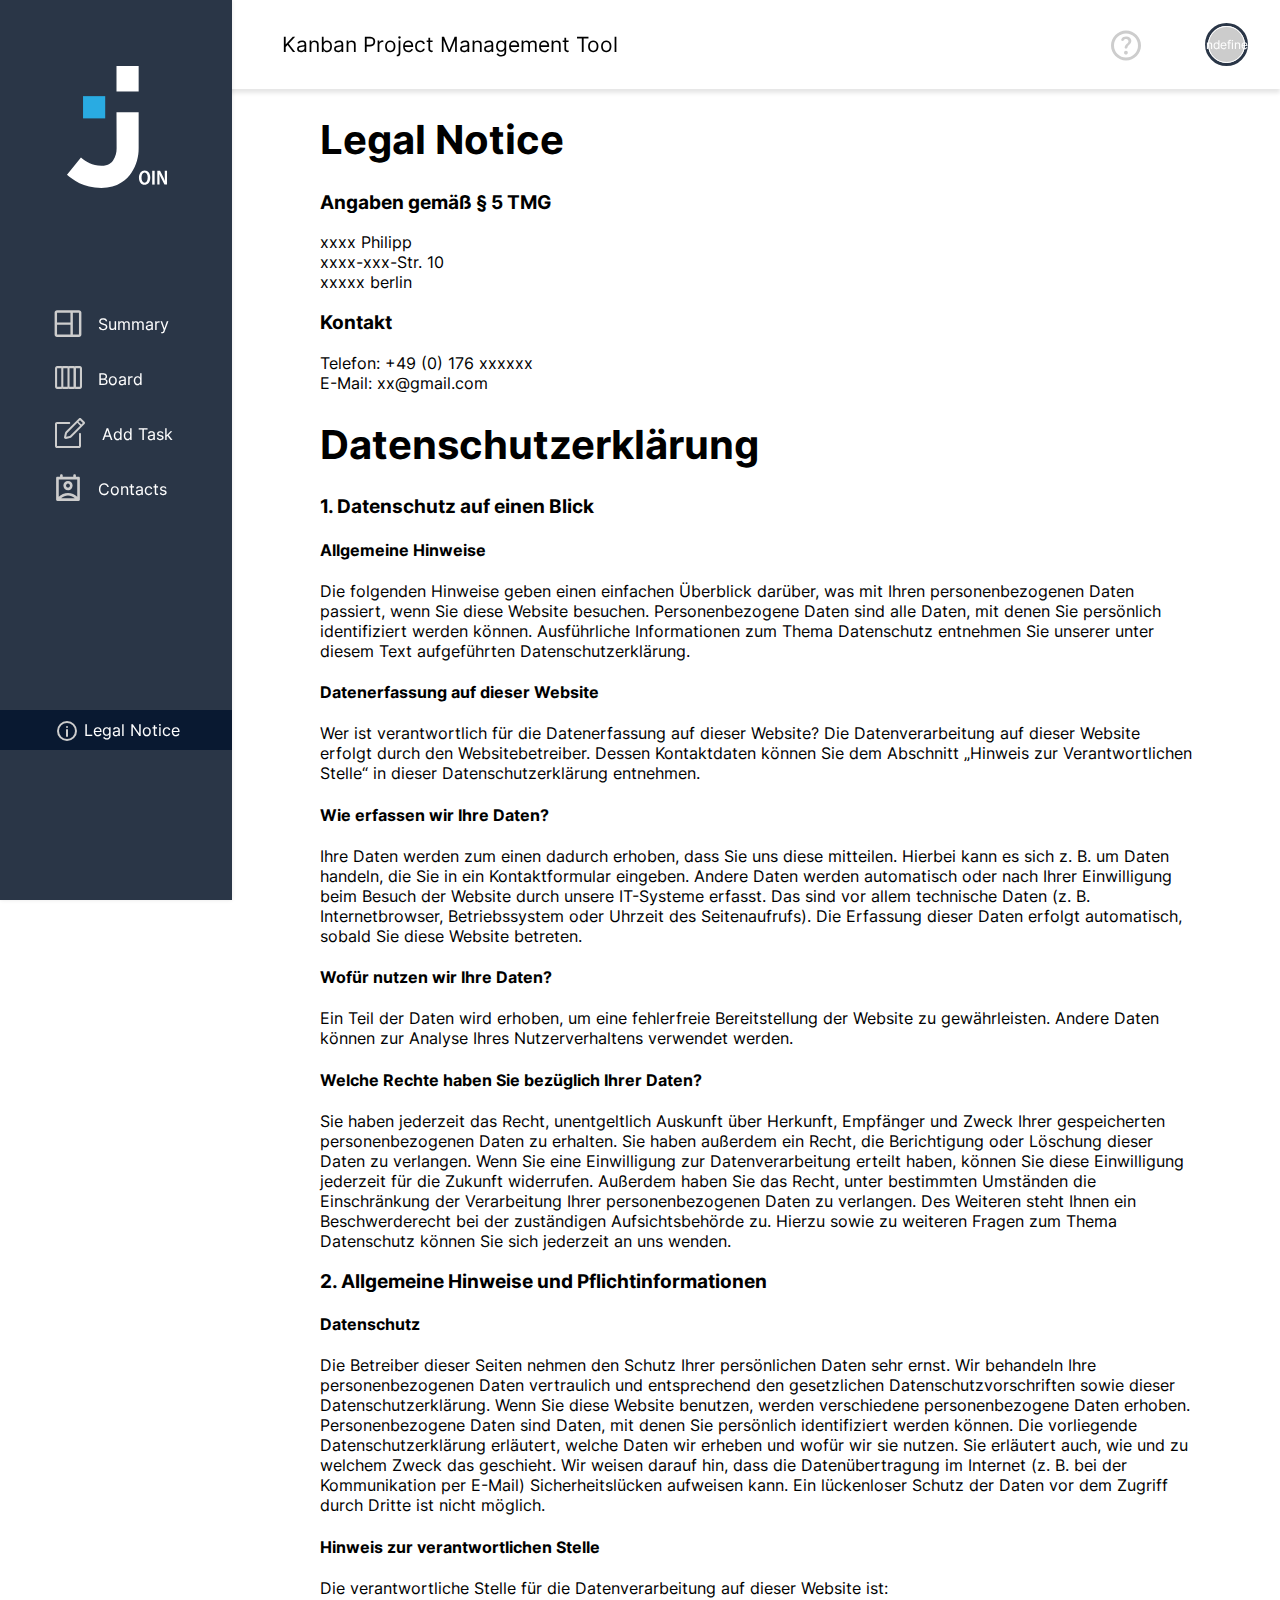
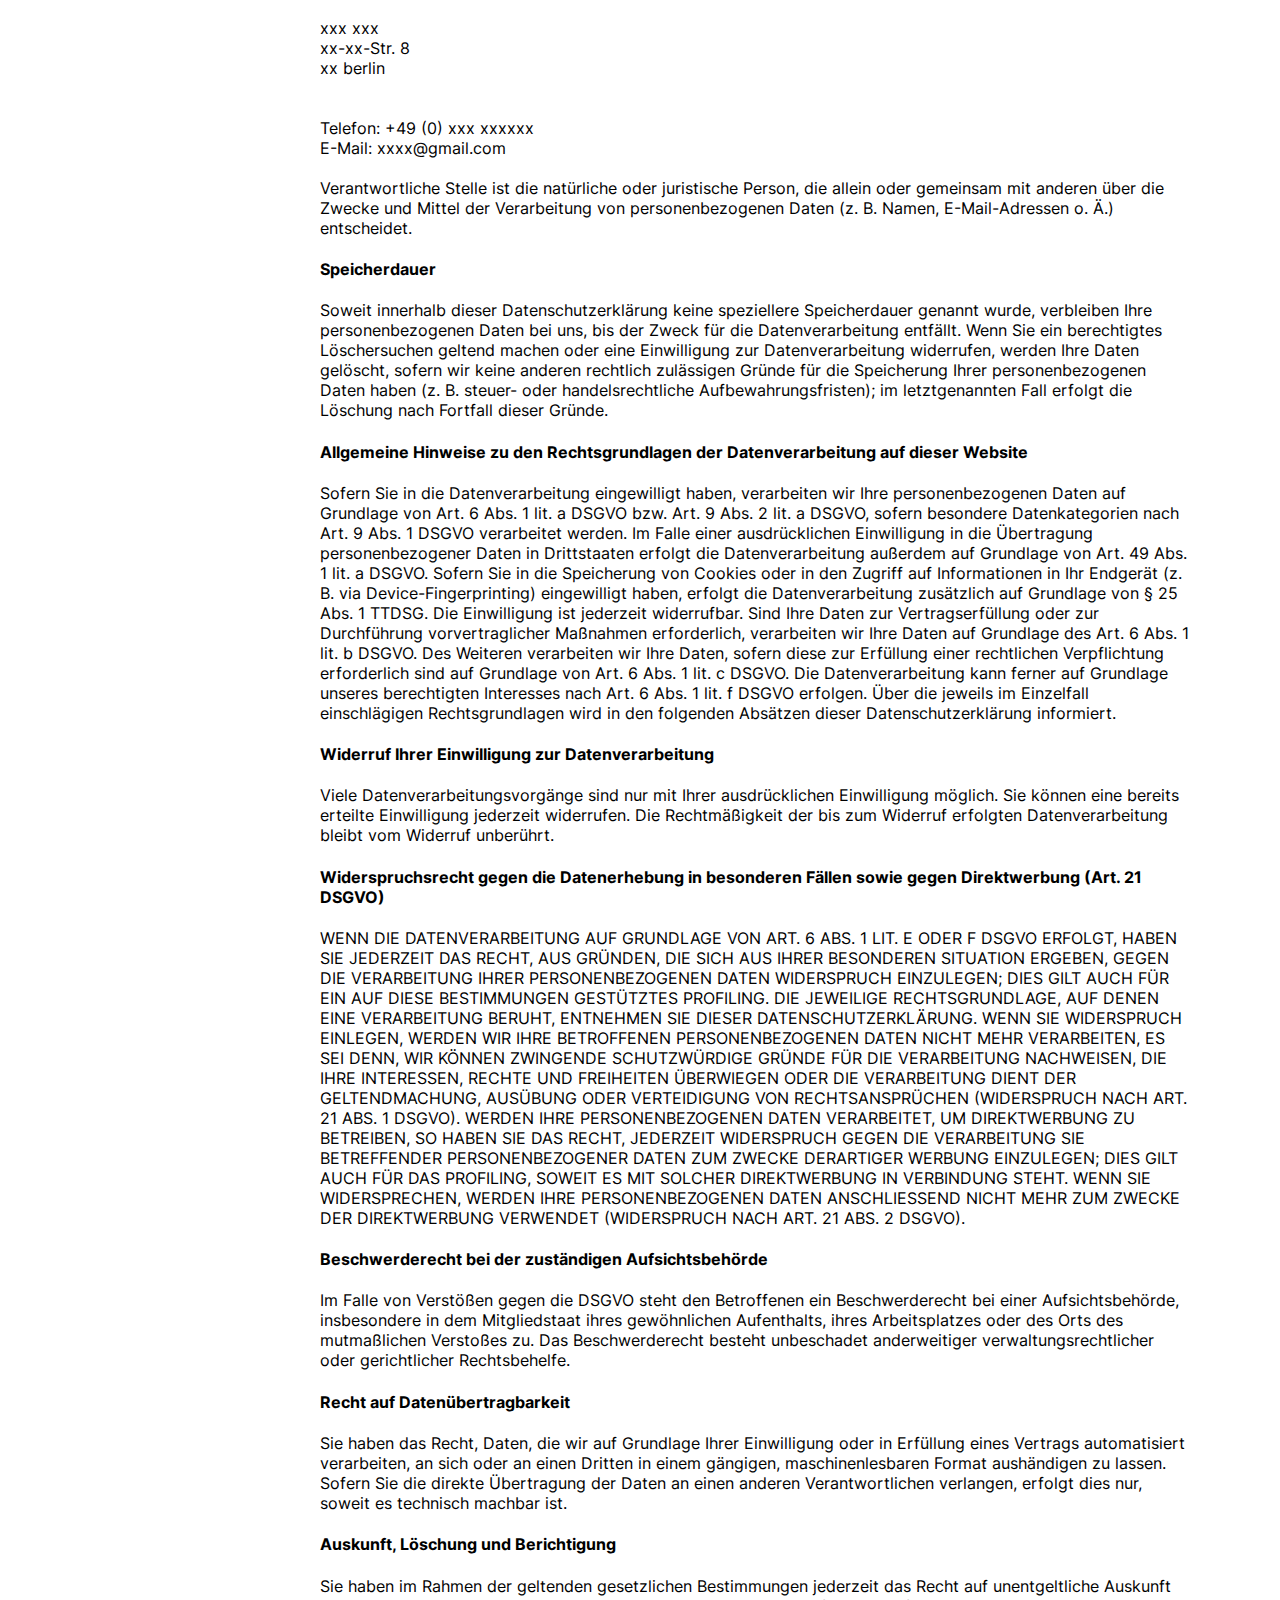
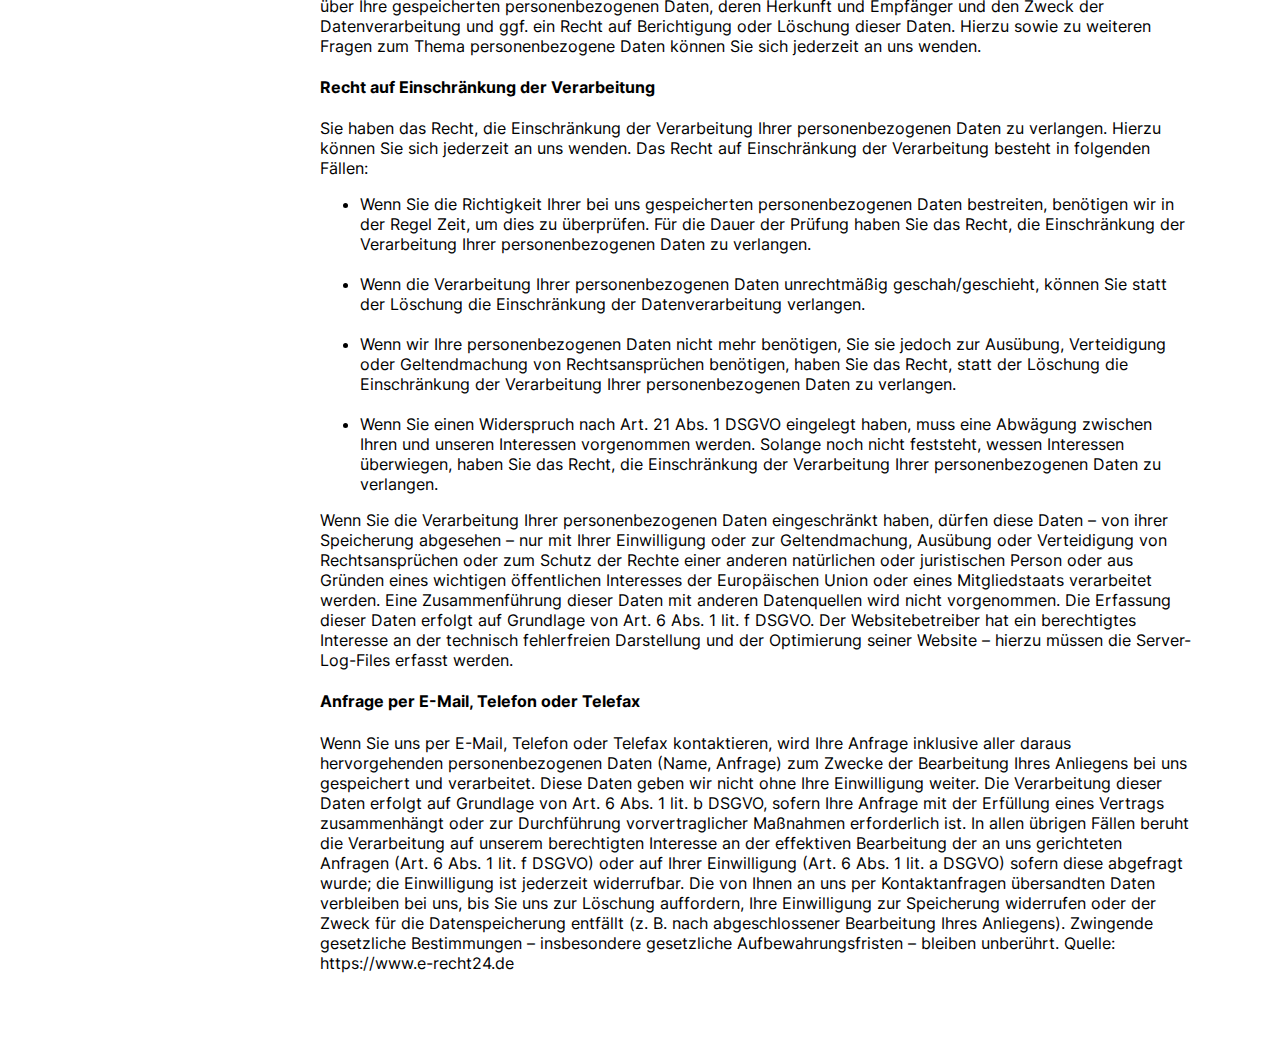
<file: html/legal.html>
<!DOCTYPE html>
<html lang="en">

<head>
    <meta charset="UTF-8">
    <meta http-equiv="X-UA-Compatible" content="IE=edge">
    <meta name="viewport" content="width=device-width, initial-scale=1.0">
    <title>Join/Legal Info</title>
    <link rel="icon" type="image/png" href="../assets/img/join_logo.png">
    <link rel="stylesheet" href="../css/header_sidebar.css">
    <link rel="stylesheet" href="../css/legalHelp.css">
    <link rel="stylesheet" href="../fonts.css">
    <script src="../js/mini_backend.js"></script>
    <script src="../script.js"></script>
    <script src="../js/templates.js"></script>
    <script src="../js/templates2.js"></script>
    <script src="../js/header_sidebar.js"></script>
    <script src="../js/login.js"></script>
    <script src="../js/login2.js"></script>
</head>

<body onload="initHelpLegal()">
    <div id="header"></div>
    <div id="sidebar"></div>
    <div class="legalInfoMainContainer">
        <div class="invisibleSideDiv"></div>


        <div class="padd88">
            <h1>Legal Notice</h1>
            <h3> Angaben gemäß § 5 TMG</h3>
            xxxx Philipp<br>
            xxxx-xxx-Str. 10<br>
            xxxxx berlin

            <h3>Kontakt</h3>
            Telefon: +49 (0) 176 xxxxxx<br>
            E-Mail: xx@gmail.com


            <h1>Datenschutz­erklärung</h1>
            <h3> 1. Datenschutz auf einen Blick</h3>
            <h4>Allgemeine Hinweise</h4>
            Die folgenden Hinweise geben einen einfachen Überblick darüber, was mit Ihren personenbezogenen Daten
            passiert, wenn Sie diese Website besuchen. Personenbezogene Daten sind alle Daten, mit denen Sie persönlich
            identifiziert werden können. Ausführliche Informationen zum Thema Datenschutz entnehmen Sie unserer unter
            diesem Text aufgeführten Datenschutzerklärung.

            <h4>Datenerfassung auf dieser Website</h4>
            Wer ist verantwortlich für die Datenerfassung auf dieser Website?
            Die Datenverarbeitung auf dieser Website erfolgt durch den Websitebetreiber. Dessen Kontaktdaten können Sie
            dem Abschnitt „Hinweis zur Verantwortlichen Stelle“ in dieser Datenschutzerklärung entnehmen.

            <h4>Wie erfassen wir Ihre Daten?</h4>
            Ihre Daten werden zum einen dadurch erhoben, dass Sie uns diese mitteilen. Hierbei kann es sich z. B. um
            Daten handeln, die Sie in ein Kontaktformular eingeben.

            Andere Daten werden automatisch oder nach Ihrer Einwilligung beim Besuch der Website durch unsere IT-Systeme
            erfasst. Das sind vor allem technische Daten (z. B. Internetbrowser, Betriebssystem oder Uhrzeit des
            Seitenaufrufs). Die Erfassung dieser Daten erfolgt automatisch, sobald Sie diese Website betreten.

            <h4>Wofür nutzen wir Ihre Daten?</h4>
            Ein Teil der Daten wird erhoben, um eine fehlerfreie Bereitstellung der Website zu gewährleisten. Andere
            Daten können zur Analyse Ihres Nutzerverhaltens verwendet werden.

            <h4>Welche Rechte haben Sie bezüglich Ihrer Daten?</h4>
            Sie haben jederzeit das Recht, unentgeltlich Auskunft über Herkunft, Empfänger und Zweck Ihrer gespeicherten
            personenbezogenen Daten zu erhalten. Sie haben außerdem ein Recht, die Berichtigung oder Löschung dieser
            Daten zu verlangen. Wenn Sie eine Einwilligung zur Datenverarbeitung erteilt haben, können Sie diese
            Einwilligung jederzeit für die Zukunft widerrufen. Außerdem haben Sie das Recht, unter bestimmten Umständen
            die Einschränkung der Verarbeitung Ihrer personenbezogenen Daten zu verlangen. Des Weiteren steht Ihnen ein
            Beschwerderecht bei der zuständigen Aufsichtsbehörde zu.

            Hierzu sowie zu weiteren Fragen zum Thema Datenschutz können Sie sich jederzeit an uns wenden.

            <h3>2. Allgemeine Hinweise und Pflicht­informationen</h3>
            <h4>Datenschutz</h4>
            Die Betreiber dieser Seiten nehmen den Schutz Ihrer persönlichen Daten sehr ernst. Wir behandeln Ihre
            personenbezogenen Daten vertraulich und entsprechend den gesetzlichen Datenschutzvorschriften sowie dieser
            Datenschutzerklärung.

            Wenn Sie diese Website benutzen, werden verschiedene personenbezogene Daten erhoben. Personenbezogene Daten
            sind Daten, mit denen Sie persönlich identifiziert werden können. Die vorliegende Datenschutzerklärung
            erläutert, welche Daten wir erheben und wofür wir sie nutzen. Sie erläutert auch, wie und zu welchem Zweck
            das geschieht.

            Wir weisen darauf hin, dass die Datenübertragung im Internet (z. B. bei der Kommunikation per E-Mail)
            Sicherheitslücken aufweisen kann. Ein lückenloser Schutz der Daten vor dem Zugriff durch Dritte ist nicht
            möglich.

            <h4>Hinweis zur verantwortlichen Stelle</h4>
            Die verantwortliche Stelle für die Datenverarbeitung auf dieser Website ist:<br><br>

            <div>
                xxx xxx<br>
                xx-xx-Str. 8<br>
                xx berlin<br>
                <br><br>
                Telefon: +49 (0) xxx xxxxxx<br>
                E-Mail: xxxx@gmail.com<br><br>
            </div>

            Verantwortliche Stelle ist die natürliche oder juristische Person, die allein oder gemeinsam mit anderen
            über die Zwecke und Mittel der Verarbeitung von personenbezogenen Daten (z. B. Namen, E-Mail-Adressen o. Ä.)
            entscheidet.

            <h4>Speicherdauer</h4>
            Soweit innerhalb dieser Datenschutzerklärung keine speziellere Speicherdauer genannt wurde, verbleiben Ihre
            personenbezogenen Daten bei uns, bis der Zweck für die Datenverarbeitung entfällt. Wenn Sie ein berechtigtes
            Löschersuchen geltend machen oder eine Einwilligung zur Datenverarbeitung widerrufen, werden Ihre Daten
            gelöscht, sofern wir keine anderen rechtlich zulässigen Gründe für die Speicherung Ihrer personenbezogenen
            Daten haben (z. B. steuer- oder handelsrechtliche Aufbewahrungsfristen); im letztgenannten Fall erfolgt die
            Löschung nach Fortfall dieser Gründe.

            <h4> Allgemeine Hinweise zu den Rechtsgrundlagen der Datenverarbeitung auf dieser Website </h4>
            Sofern Sie in die Datenverarbeitung eingewilligt haben, verarbeiten wir Ihre personenbezogenen Daten
            auf
            Grundlage von Art. 6 Abs. 1 lit. a DSGVO bzw. Art. 9 Abs. 2 lit. a DSGVO, sofern besondere Datenkategorien
            nach Art. 9 Abs. 1 DSGVO verarbeitet werden. Im Falle einer ausdrücklichen Einwilligung in die Übertragung
            personenbezogener Daten in Drittstaaten erfolgt die Datenverarbeitung außerdem auf Grundlage von Art. 49
            Abs. 1 lit. a DSGVO. Sofern Sie in die Speicherung von Cookies oder in den Zugriff auf Informationen in Ihr
            Endgerät (z. B. via Device-Fingerprinting) eingewilligt haben, erfolgt die Datenverarbeitung zusätzlich auf
            Grundlage von § 25 Abs. 1 TTDSG. Die Einwilligung ist jederzeit widerrufbar. Sind Ihre Daten zur
            Vertragserfüllung oder zur Durchführung vorvertraglicher Maßnahmen erforderlich, verarbeiten wir Ihre Daten
            auf Grundlage des Art. 6 Abs. 1 lit. b DSGVO. Des Weiteren verarbeiten wir Ihre Daten, sofern diese zur
            Erfüllung einer rechtlichen Verpflichtung erforderlich sind auf Grundlage von Art. 6 Abs. 1 lit. c DSGVO.
            Die Datenverarbeitung kann ferner auf Grundlage unseres berechtigten Interesses nach Art. 6 Abs. 1 lit. f
            DSGVO erfolgen. Über die jeweils im Einzelfall einschlägigen Rechtsgrundlagen wird in den folgenden Absätzen
            dieser Datenschutzerklärung informiert.

            <h4>Widerruf Ihrer Einwilligung zur Datenverarbeitung</h4>
            Viele Datenverarbeitungsvorgänge sind nur mit Ihrer ausdrücklichen Einwilligung möglich. Sie können eine
            bereits erteilte Einwilligung jederzeit widerrufen. Die Rechtmäßigkeit der bis zum Widerruf erfolgten
            Datenverarbeitung bleibt vom Widerruf unberührt.

            <h4> Widerspruchsrecht gegen die Datenerhebung in besonderen Fällen sowie gegen Direktwerbung (Art. 21
                DSGVO)</h4>
            WENN DIE DATENVERARBEITUNG AUF GRUNDLAGE VON ART. 6 ABS. 1 LIT. E ODER F DSGVO ERFOLGT, HABEN SIE JEDERZEIT
            DAS RECHT, AUS GRÜNDEN, DIE SICH AUS IHRER BESONDEREN SITUATION ERGEBEN, GEGEN DIE VERARBEITUNG IHRER
            PERSONENBEZOGENEN DATEN WIDERSPRUCH EINZULEGEN; DIES GILT AUCH FÜR EIN AUF DIESE BESTIMMUNGEN GESTÜTZTES
            PROFILING. DIE JEWEILIGE RECHTSGRUNDLAGE, AUF DENEN EINE VERARBEITUNG BERUHT, ENTNEHMEN SIE DIESER
            DATENSCHUTZERKLÄRUNG. WENN SIE WIDERSPRUCH EINLEGEN, WERDEN WIR IHRE BETROFFENEN PERSONENBEZOGENEN DATEN
            NICHT MEHR VERARBEITEN, ES SEI DENN, WIR KÖNNEN ZWINGENDE SCHUTZWÜRDIGE GRÜNDE FÜR DIE VERARBEITUNG
            NACHWEISEN, DIE IHRE INTERESSEN, RECHTE UND FREIHEITEN ÜBERWIEGEN ODER DIE VERARBEITUNG DIENT DER
            GELTENDMACHUNG, AUSÜBUNG ODER VERTEIDIGUNG VON RECHTSANSPRÜCHEN (WIDERSPRUCH NACH ART. 21 ABS. 1 DSGVO).

            WERDEN IHRE PERSONENBEZOGENEN DATEN VERARBEITET, UM DIREKTWERBUNG ZU BETREIBEN, SO HABEN SIE DAS RECHT,
            JEDERZEIT WIDERSPRUCH GEGEN DIE VERARBEITUNG SIE BETREFFENDER PERSONENBEZOGENER DATEN ZUM ZWECKE DERARTIGER
            WERBUNG EINZULEGEN; DIES GILT AUCH FÜR DAS PROFILING, SOWEIT ES MIT SOLCHER DIREKTWERBUNG IN VERBINDUNG
            STEHT. WENN SIE WIDERSPRECHEN, WERDEN IHRE PERSONENBEZOGENEN DATEN ANSCHLIESSEND NICHT MEHR ZUM ZWECKE DER
            DIREKTWERBUNG VERWENDET (WIDERSPRUCH NACH ART. 21 ABS. 2 DSGVO).

            <h4>Beschwerde­recht bei der zuständigen Aufsichts­behörde</h4>
            Im Falle von Verstößen gegen die DSGVO steht den Betroffenen ein Beschwerderecht bei einer Aufsichtsbehörde,
            insbesondere in dem Mitgliedstaat ihres gewöhnlichen Aufenthalts, ihres Arbeitsplatzes oder des Orts des
            mutmaßlichen Verstoßes zu. Das Beschwerderecht besteht unbeschadet anderweitiger verwaltungsrechtlicher oder
            gerichtlicher Rechtsbehelfe.

            <h4>Recht auf Daten­übertrag­barkeit</h4>
            Sie haben das Recht, Daten, die wir auf Grundlage Ihrer Einwilligung oder in Erfüllung eines Vertrags
            automatisiert verarbeiten, an sich oder an einen Dritten in einem gängigen, maschinenlesbaren Format
            aushändigen zu lassen. Sofern Sie die direkte Übertragung der Daten an einen anderen Verantwortlichen
            verlangen, erfolgt dies nur, soweit es technisch machbar ist.

            <h4>Auskunft, Löschung und Berichtigung</h4>
            Sie haben im Rahmen der geltenden gesetzlichen Bestimmungen jederzeit das Recht auf unentgeltliche Auskunft
            über Ihre gespeicherten personenbezogenen Daten, deren Herkunft und Empfänger und den Zweck der
            Datenverarbeitung und ggf. ein Recht auf Berichtigung oder Löschung dieser Daten. Hierzu sowie zu weiteren
            Fragen zum Thema personenbezogene Daten können Sie sich jederzeit an uns wenden.

            <h4>Recht auf Einschränkung der Verarbeitung</h4>
            Sie haben das Recht, die Einschränkung der Verarbeitung Ihrer personenbezogenen Daten zu verlangen. Hierzu
            können Sie sich jederzeit an uns wenden. Das Recht auf Einschränkung der Verarbeitung besteht in folgenden
            Fällen:

            <ul>
                <li>
                    Wenn Sie die Richtigkeit Ihrer bei uns gespeicherten personenbezogenen Daten bestreiten, benötigen
                    wir in
                    der Regel Zeit, um dies zu überprüfen. Für die Dauer der Prüfung haben Sie das Recht, die
                    Einschränkung der
                    Verarbeitung Ihrer personenbezogenen Daten zu verlangen.
                </li>
                <br>
                <li>
                    Wenn die Verarbeitung Ihrer personenbezogenen Daten unrechtmäßig geschah/geschieht, können Sie statt
                    der
                    Löschung die Einschränkung der Datenverarbeitung verlangen.
                </li>
                <br>
                <li>
                    Wenn wir Ihre personenbezogenen Daten nicht mehr benötigen, Sie sie jedoch zur Ausübung,
                    Verteidigung oder
                    Geltendmachung von Rechtsansprüchen benötigen, haben Sie das Recht, statt der Löschung die
                    Einschränkung der
                    Verarbeitung Ihrer personenbezogenen Daten zu verlangen.
                </li>
                <br>
                <li>
                    Wenn Sie einen Widerspruch nach Art. 21 Abs. 1 DSGVO eingelegt haben, muss eine Abwägung zwischen
                    Ihren und
                    unseren Interessen vorgenommen werden. Solange noch nicht feststeht, wessen Interessen überwiegen,
                    haben Sie
                    das Recht, die Einschränkung der Verarbeitung Ihrer personenbezogenen Daten zu verlangen.
                </li>
            </ul>

            Wenn Sie die Verarbeitung Ihrer personenbezogenen Daten eingeschränkt haben, dürfen diese Daten – von
            ihrer
            Speicherung abgesehen – nur mit Ihrer Einwilligung oder zur Geltendmachung, Ausübung oder Verteidigung
            von
            Rechtsansprüchen oder zum Schutz der Rechte einer anderen natürlichen oder juristischen Person oder aus
            Gründen eines wichtigen öffentlichen Interesses der Europäischen Union oder eines Mitgliedstaats
            verarbeitet
            werden.

            Eine Zusammenführung dieser Daten mit anderen Datenquellen wird nicht vorgenommen.

            Die Erfassung dieser Daten erfolgt auf Grundlage von Art. 6 Abs. 1 lit. f DSGVO. Der Websitebetreiber hat
            ein berechtigtes Interesse an der technisch fehlerfreien Darstellung und der Optimierung seiner Website –
            hierzu müssen die Server-Log-Files erfasst werden.

            <h4>Anfrage per E-Mail, Telefon oder Telefax</h4>
            Wenn Sie uns per E-Mail, Telefon oder Telefax kontaktieren, wird Ihre Anfrage inklusive aller daraus
            hervorgehenden personenbezogenen Daten (Name, Anfrage) zum Zwecke der Bearbeitung Ihres Anliegens bei uns
            gespeichert und verarbeitet. Diese Daten geben wir nicht ohne Ihre Einwilligung weiter.

            Die Verarbeitung dieser Daten erfolgt auf Grundlage von Art. 6 Abs. 1 lit. b DSGVO, sofern Ihre Anfrage mit
            der Erfüllung eines Vertrags zusammenhängt oder zur Durchführung vorvertraglicher Maßnahmen erforderlich
            ist. In allen übrigen Fällen beruht die Verarbeitung auf unserem berechtigten Interesse an der effektiven
            Bearbeitung der an uns gerichteten Anfragen (Art. 6 Abs. 1 lit. f DSGVO) oder auf Ihrer Einwilligung (Art. 6
            Abs. 1 lit. a DSGVO) sofern diese abgefragt wurde; die Einwilligung ist jederzeit widerrufbar.

            Die von Ihnen an uns per Kontaktanfragen übersandten Daten verbleiben bei uns, bis Sie uns zur Löschung
            auffordern, Ihre Einwilligung zur Speicherung widerrufen oder der Zweck für die Datenspeicherung entfällt
            (z. B. nach abgeschlossener Bearbeitung Ihres Anliegens). Zwingende gesetzliche Bestimmungen – insbesondere
            gesetzliche Aufbewahrungsfristen – bleiben unberührt.

            Quelle: https://www.e-recht24.de
        </div>
    </div>
    <div id="navbar-bottom"></div>
</body>

</html>
</file>
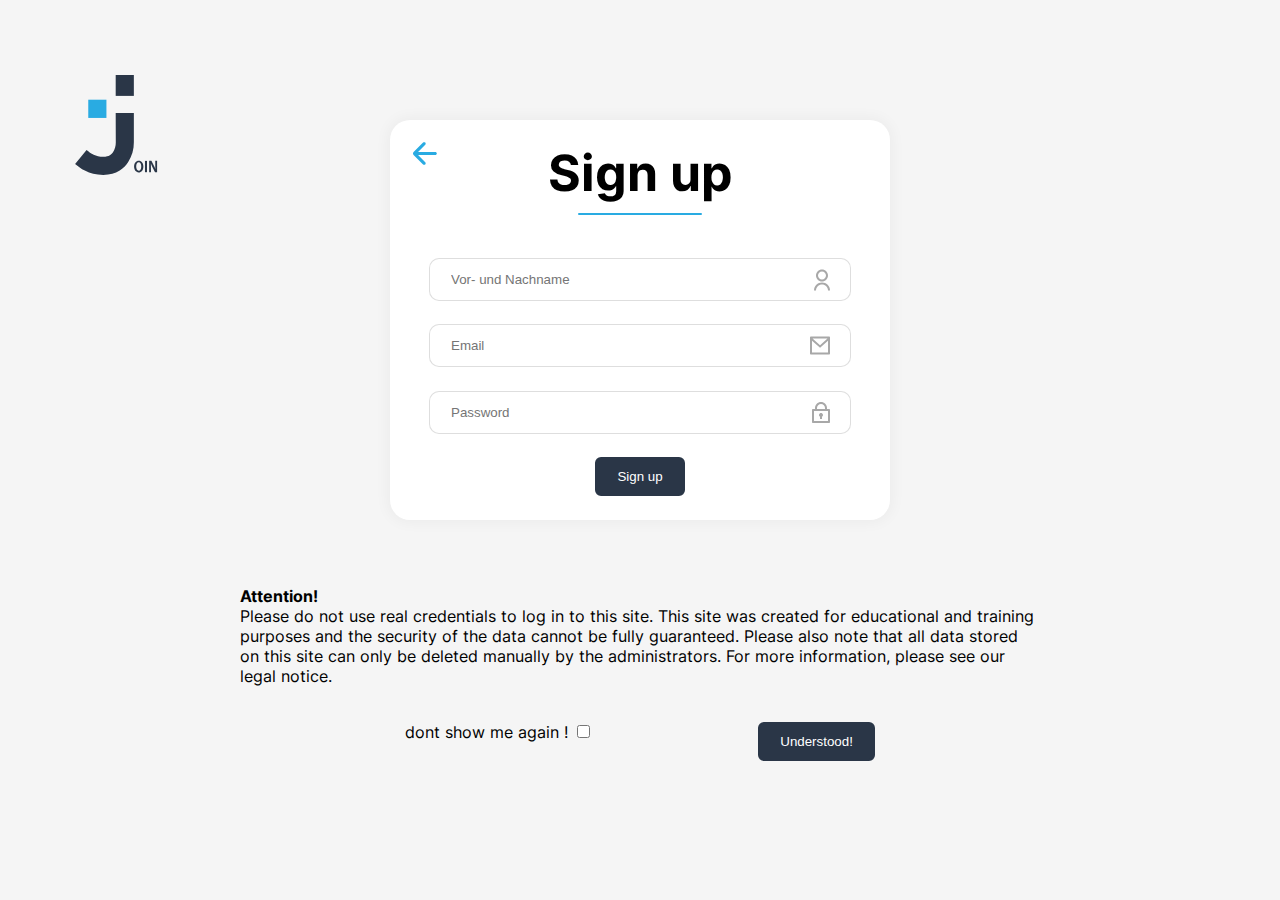
<file: html/signUp.html>
<!DOCTYPE html>
<html lang="en">

<head>
  <meta charset="UTF-8">
  <meta http-equiv="X-UA-Compatible" content="IE=edge">
  <meta name="viewport" content="width=device-width, initial-scale=1.0">
  <title>Join/Sign up</title>
  <link rel="icon" type="image/png" href="../assets/img/join_logo.png">
  <link rel="stylesheet" href="../css/loginStyle.css">
  <link rel="stylesheet" href="../fonts.css">
  <script src="../js/login.js"></script>
  <script src="../js/login2.js"></script>
  <script src="../js/mini_backend.js"></script>
  <script src="../script.js"></script>
</head>

<body onload="initLogin(), proofDisclaimerAgain()">
  <div class="loginMainContainer">
    <div class="signUpLogo">
      <a href="signUp.html">
        <img class="logoSize" src="../assets/img/logo.svg">
      </a>
    </div>
    <div class="signUpFormContainer">
      <form onsubmit="addUser(); return false" class="signUpContainer">
        <div class="backIconContainer">
          <a href="../index.html">
            <svg width="25" height="23" viewBox="0 0 25 23" fill="none" xmlns="http://www.w3.org/2000/svg">
              <path class="backColorMobile"
                d="M6.06813 9.95821H23.2916C24.1431 9.95821 24.8333 10.6484 24.8333 11.4999C24.8333 12.3513 24.1431 13.0415 23.2916 13.0415H6.06813L13.2477 20.2211C13.8496 20.823 13.8496 21.799 13.2477 22.401C12.6457 23.003 11.6697 23.003 11.0678 22.401L1.58084 12.9141C0.799792 12.133 0.799791 10.8667 1.58084 10.0857L11.0677 0.598748C11.6697 -0.00321963 12.6457 -0.0032202 13.2477 0.598747C13.8496 1.20071 13.8496 2.1767 13.2477 2.77866L6.06813 9.95821Z"
                fill="#29ABE2" />
            </svg>
          </a>
        </div>
        <div class="signUpTextPosi">
          <b>Sign up</b>
          <div class="blueLineContainer">
            <div class="blueLine"></div>
          </div>
        </div>
        <div>
          <input maxlength="25" oninput="proofName()" id="name" placeholder="Vor- und Nachname" class="inputText" required>
          <div class="transparentDiv d-none" id="falseName">
            <div class="requiredText">First and last name, please</div>
          </div>
        </div>
        <div>
          <input maxlength="40" oninput="proofEmail()" id="email" placeholder="Email" class="inputEmail" required>
          <div class="transparentDiv d-none" id="falseEmail">
            <div class="requiredText">false email</div>
          </div>
        </div>
        <input maxlength="25" type="password" id="password" placeholder="Password" required>
        <div id="msgBox"></div>
        <button class="signUpBlueBtn">Sign up</button>
      </form>
    </div>
    <div id="disclaimerConatiner" class="d-none">
      <div class="disclaimerEntrance">
        <p>
          <b>Attention!</b><br>
          Please do not use real credentials to log in to this site. This site was created
          for educational and training purposes and the security of the data cannot be fully guaranteed. Please also
          note that all data stored on this
          site can only be deleted manually by the administrators. For more information, please see our legal notice.
        </p>
        <div class="disclaimerBtnContainer">
          <div>dont show me again !
            <input type="checkbox" id="disclaimerCheck">
          </div>
          <div>
            <button onclick="understoodDisclaimer()" class="signUpBlueBtn">Understood!</button>
            <div class="falseDisclaimer d-none" id="msgBoxUnderstood">Please understood!</div>
          </div>
        </div>
      </div>
    </div>
  </div>
</body>

</html>
</file>
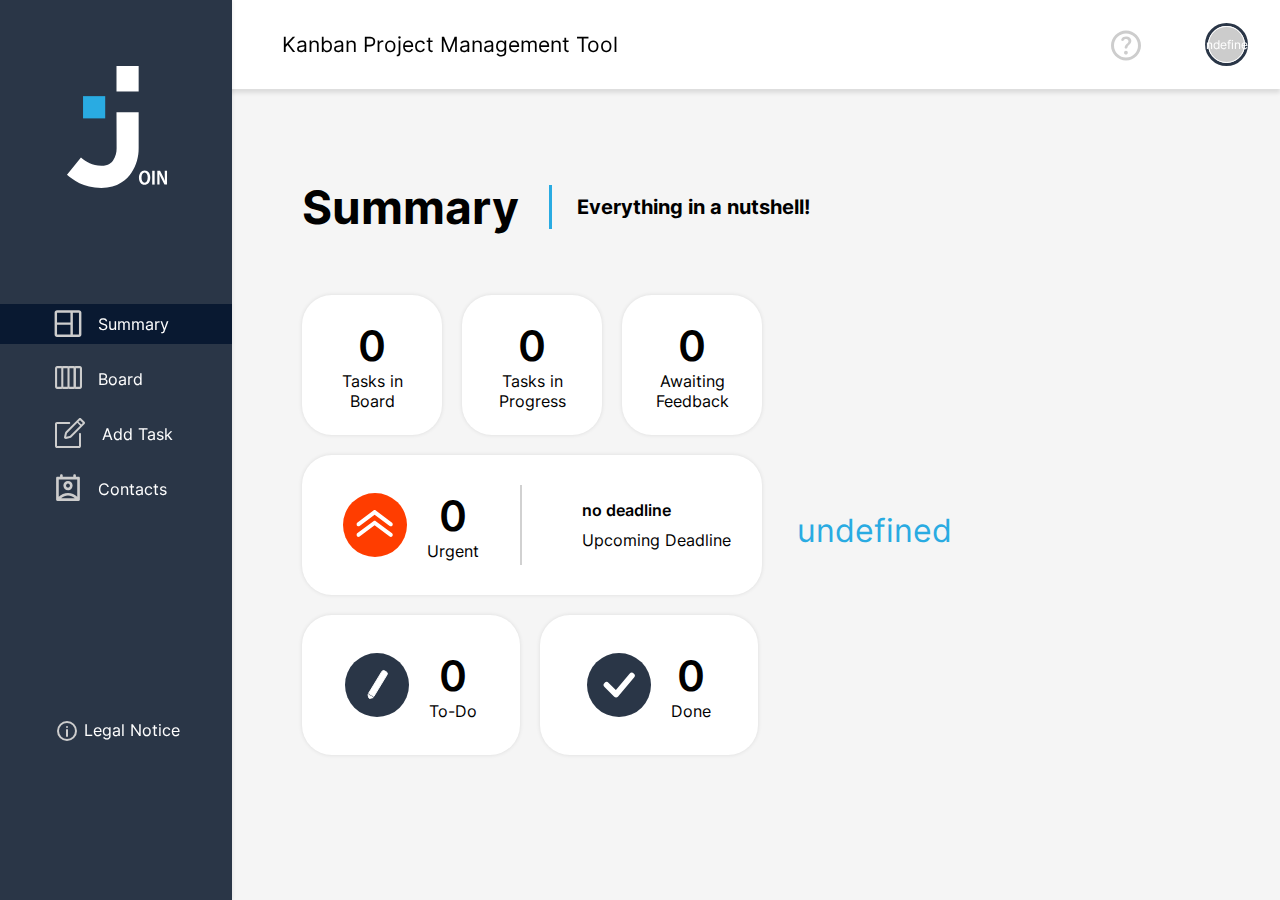
<file: html/summary.html>
<!DOCTYPE html>
<html lang="en">

<head>
    <meta charset="UTF-8">
    <meta http-equiv="X-UA-Compatible" content="IE=edge">
    <meta name="viewport" content="width=device-width, initial-scale=1.0">
    <title>Join/Summary</title>
    <link rel="icon" type="image/png" href="../assets/img/join_logo.png">
    <link rel="stylesheet" href="../css/summary.css">
    <link rel="stylesheet" href="../fonts.css">
    <script src="../js/login.js"></script>
    <script src="../js/login2.js"></script>
    <script src="../js/mini_backend.js"></script>
    <script src="../script.js"></script>
    <script src="../js/templates.js"></script>
    <script src="../js/templates2.js"></script>
    <script src="../js/addTask.js"></script>
    <script src="../js/addTask2.js"></script>
    <script src="../js/addTask3.js"></script>
    <script src="../js/summary.js"></script>
    <link rel="stylesheet" href="../css/header_sidebar.css">
    <script src="../js/header_sidebar.js"></script>
</head>

<body onload="initSummary()">
    <div id="header"></div>
    <div id="sidebar"></div>


    <section class="summary">
        <h3 class="only-mobile">Kanban Project Management Tool</h3>
        <div class="headline">
            <h1>Summary</h1>
            <h2>Everything in a nutshell!</h2>
            <div class="parting-line"></div>
        </div>
        <div class="d-flex">
            <div class="tasks-max-size">
                <div class="tasks-position">
                    <div onclick="switchToBoard()">
                        <span class="tasks-value" id="tasks-in-board">0</span>
                        <span class="tasks-description">Tasks in Board</span>
                    </div>
                    <div onclick="switchToBoard()">
                        <span class="tasks-value" id="tasks-in-progress">0</span>
                        <span class="tasks-description">Tasks in Progress</span>
                    </div>
                    <div onclick="switchToBoard()">
                        <span class="tasks-value" id="tasks-awaiting-feedback">0</span>
                        <span class="tasks-description">Awaiting Feedback</span>
                    </div>
                </div>
                <div class="tasks-priority" onclick="switchToBoard()">
                    <div class="d-flex ali-center">
                        <img src="../assets/img/urgent.svg" alt="priority of task">
                        <div class="ali-center f-d-column">
                            <span class="tasks-value" id="tasks-priority">0</span>
                            <span class="tasks-text">Urgent</span>
                        </div>
                    </div>
                    <div class="tasks-deadline">
                        <span class="tasks-date" id="tasks-date">no deadline</span>
                        <span class="tasks-text">Upcoming Deadline</span>
                    </div>

                </div>

                <div class="tasks-todo-done" onclick="switchToBoard()">
                    <div class="task-todo-done d-flex ali-center">
                        <div class="todo-done-img">
                            <svg class="pencil" width="24" height="34" viewBox="0 0 24 34" fill="none"
                                xmlns="http://www.w3.org/2000/svg">
                                <path
                                    d="M8.61559 29.262L3.05082 25.8847L17.211 2.55302C17.7841 1.60874 19.0141 1.30784 19.9584 1.88092L22.1037 3.1829C23.0479 3.75598 23.3488 4.98604 22.7758 5.93031L8.61559 29.262Z"
                                    fill="white" />
                                <path
                                    d="M7.94001 30.3749L2.37524 26.9976L3.23136 30.4972C3.36259 31.0337 3.90387 31.3622 4.44034 31.231L7.94001 30.3749Z"
                                    fill="white" />
                            </svg>
                        </div>
                        <div class="ali-center f-d-column">
                            <span class="tasks-value" id="tasks-todo">0</span>
                            <span class="tasks-text">To-Do</span>
                        </div>
                    </div>
                    <div class="task-todo-done d-flex ali-center">
                        <div class="todo-done-img">
                            <svg width="38" height="30" viewBox="0 0 38 30" fill="none"
                                xmlns="http://www.w3.org/2000/svg">
                                <path d="M4.27832 15.0001L15.5071 26.0662L34.2217 3.93408" stroke-width="7"
                                    stroke-linecap="round" stroke-linejoin="round" />
                            </svg>
                        </div>
                        <div class="ali-center f-d-column">
                            <span class="tasks-value" id="tasks-done">0</span>
                            <span class="tasks-text">Done</span>
                        </div>
                    </div>
                </div>
            </div>
            <div class="welcome">
                <span class="greeting" id="greeting"></span>
                <span class="greeting-username" id="greeting-user"></span>
            </div>

        </div>


    </section>

    <div class="navbar-height" id="navbar-bottom"></div>
</body>

</html>
</file>
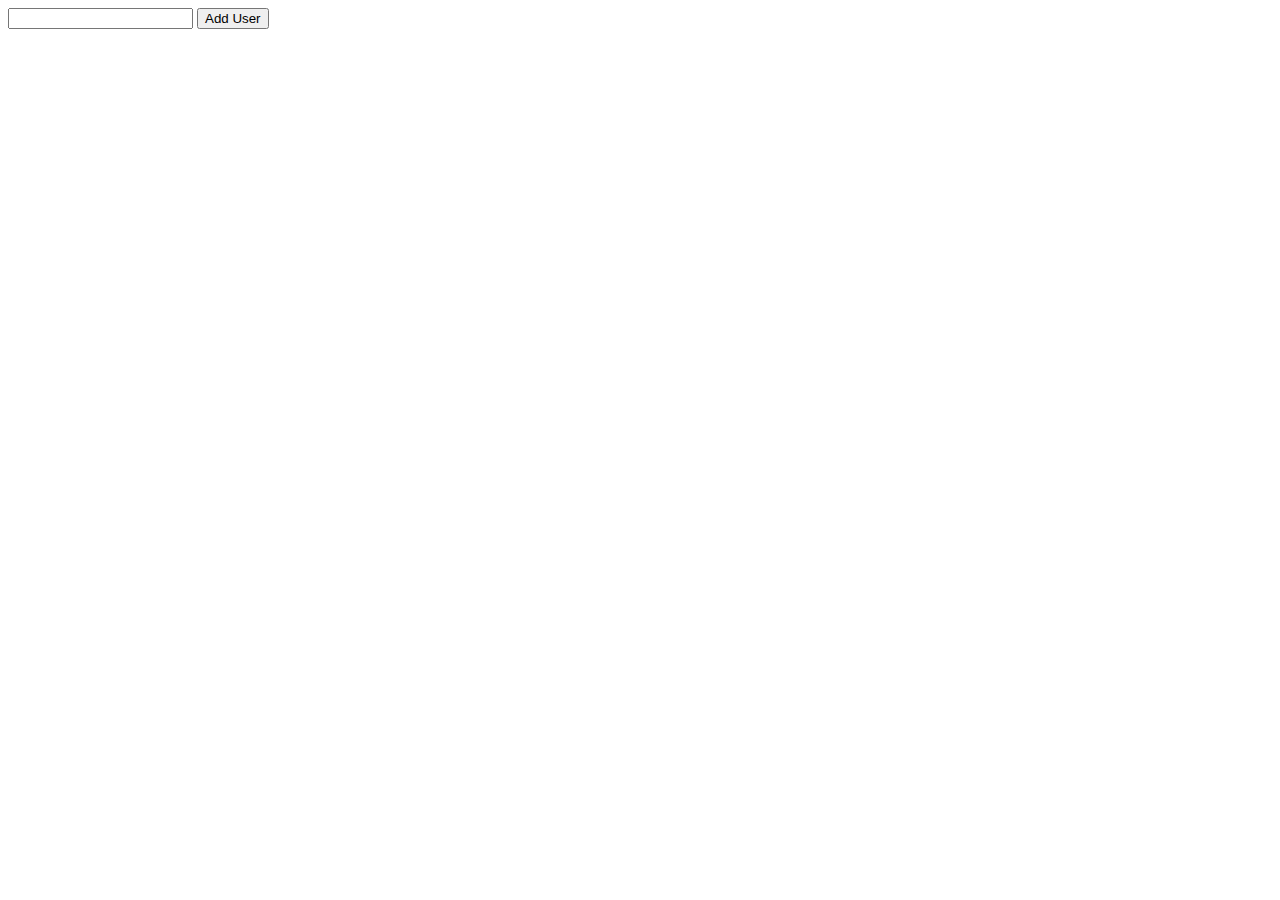
<file: backupBackend/smallest_backend_ever/example.html>
<!DOCTYPE html>
<html lang="en">

<head>
    <meta charset="UTF-8">
    <meta name="viewport" content="width=device-width, initial-scale=1.0">
    <title>Document</title>
    <script src="./mini_backend.js"></script>

    <script>
        let users = [];
        setURL('http://developerakademie.com/smallest_backend_ever');

        async function init() {
            await downloadFromServer();
            users = JSON.parse(backend.getItem('users')) || [];
        }


        function addUser() {
            users.push(username.value);
            backend.setItem('users', JSON.stringify(users));
        }
    </script>
</head>

<body onload="init()">
    <input type="text" id="username">
    <button onclick="addUser()">Add User</button>

</body>

</html>
</file>
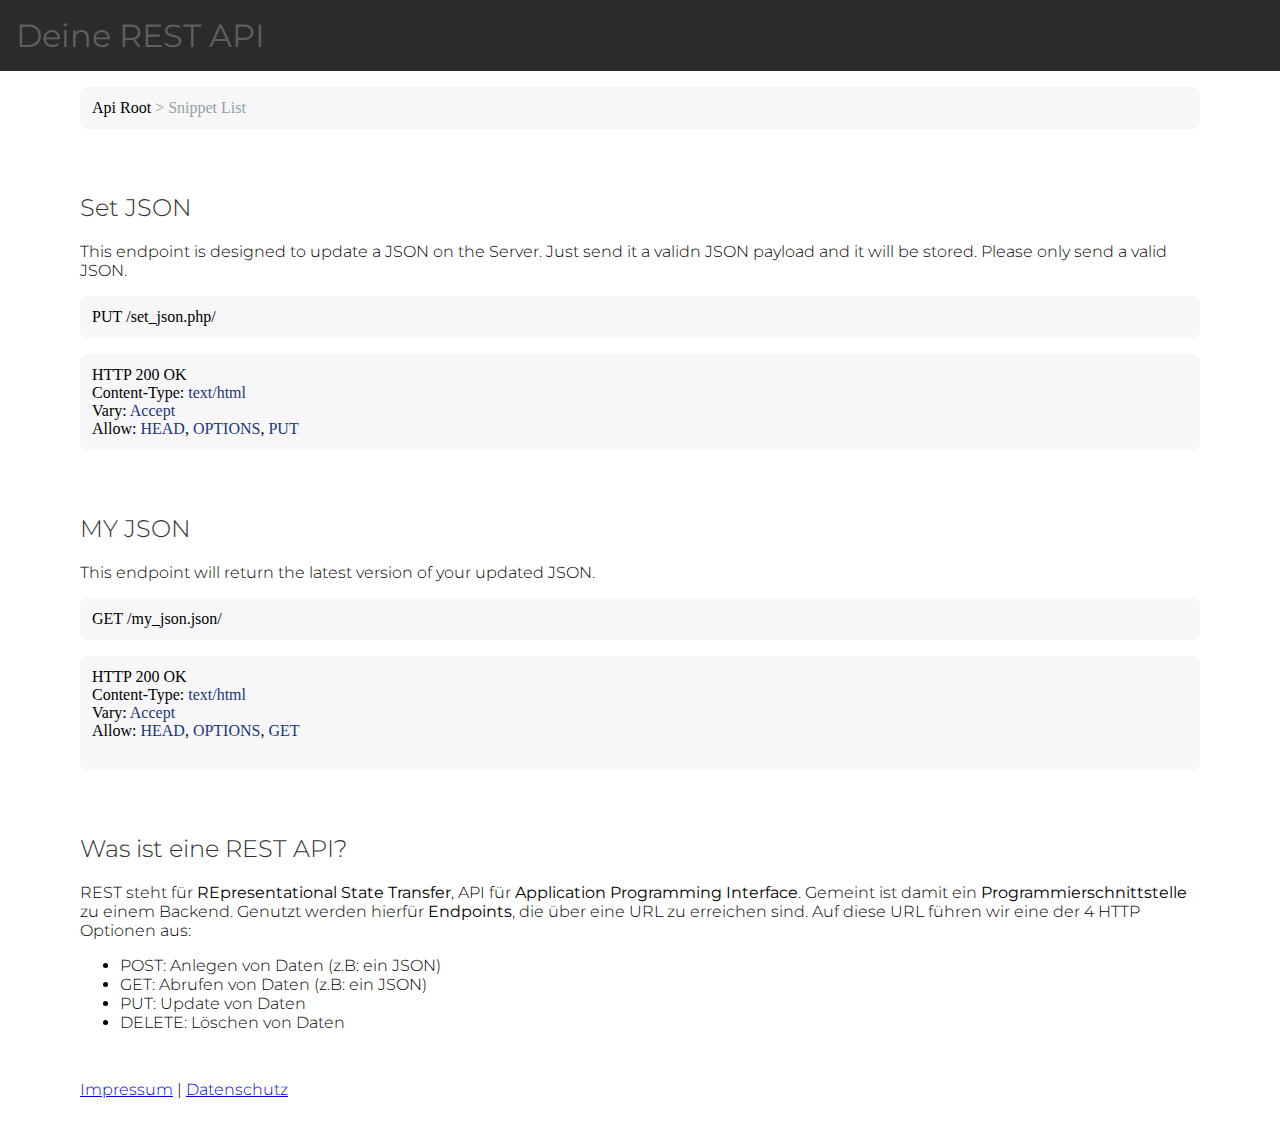
<file: backupBackend/smallest_backend_ever/legacy/docs.html>
<!DOCTYPE html>
<html lang="en">

<head>
    <meta charset="UTF-8">
    <meta name="viewport" content="width=device-width, initial-scale=1.0">
    <title>REST API Docs</title>
    <link href="https://fonts.googleapis.com/css2?family=Montserrat:wght@300;400;700&display=swap" rel="stylesheet">

    <style>
        body {
            margin: 0;
            font-family: 'Montserrat', sans-serif;
            font-weight: 300;
        }

        .content {
            padding-left: 80px;
            padding-right: 80px;
        }

        header {
            background-color: #2b2b2b;
            padding: 16px;
            color: #5f5f5f;
        }

        h1 {
            margin-top: 0;
            margin-bottom: 0;
            font-weight: 400;
        }

        h2 {
            margin-top: 64px;
            font-weight: 300;
            color: #333;
        }

        .code {
            margin-top: 16px;
            background-color: #F7F7F9;
            padding: 12px;
            border-radius: 8px;
            min-height: 10px;
            border-color: #E9E9EE;
            font-family: 'consolas' !important;
        }

        .highlight {
            color: #1e347b;
        }

        .gray {
            color: #93a1a1;
        }

        #explainBox {
            min-height: 50px;
            min-width: 200px;
            max-width: 400px;
            border: 1px solid #333;
            border-radius: 8px;
            padding: 8px;
            background-color: white;
            z-index: 999;
            position: absolute;
            transition: all 125ms ease-in-out;
            opacity: 0;
        }

        .legal {
            padding-top: 32px;
            ;
            padding-bottom: 32px;
            ;
        }
    </style>


    <script>
        function explain(title, element) {
            let x = element.getBoundingClientRect().x + 70;
            let y = window.pageYOffset + element.getBoundingClientRect().y - 20;
            explainBox.innerHTML = title;
            explainBox.style.top = y + 'px';
            explainBox.style.left = x + 'px';
            explainBox.style.opacity = 1;

            element.addEventListener("mouseout", hideExplainBox);
        }

        function hideExplainBox() {
            explainBox.style.opacity = 0;
        }
    </script>
</head>

<body>
    <header>
        <h1>Deine REST API</h1>
    </header>
    <div class="content">

        <div id="explainBox">
            Hallo das ist ein Text.
        </div>

        <div class="code" onmouseover="explain('Der Link zur den Endpoints. Api Root ist die URL des Servers.', this)">
            <b>Api Root</b> <span class="gray">> Snippet List</span>
        </div>

        <h2 onmouseover="explain('Der Titel der Funktion', this)">Set JSON</h2>
        <p onmouseover="explain('Hier wird die Funktion der REST API vom Backend-Programmierer beschrieben.', this)">
            This endpoint is designed to update a JSON on the Server. Just send it a validn JSON payload and it will be
            stored. Please only send a valid JSON.</p>

        <div class="code">
            <b
                onmouseover="explain('Die hier verwendete Methode ist PUT. Man kann das JSON also updaten. Mit POST würde man ein neues JSON erstellen, mit DELETE löschen und mit GET das JSON abrufen.', this)">PUT</b>
            <span
                onmouseover="explain('Das hier ist das Ende das Ende der UR, um die Funktion aufzurufen.', this)">/set_json.php/</span>
        </div>

        <div class="code">
            <b
                onmouseover="explain('Wenn alles funktioniert hat, wird der HTTP Status 200 zurückgegeben. 200 bedeutet, dass alles OK ist!', this)">HTTP
                200 OK</b><br>
            <b onmouseover="explain('Was für einen Content kannst du dem Server senden?!', this)">Content-Type:</b>
            <span class="highlight"
                onmouseover="explain('Der Server akzeptiert Text und HTML. Wir senden also ein JSON als Text (mit JSON.stringify)', this)">text/html</span><br>
            <b onmouseover="explain('Kann die Antwort vom Server variieren?', this)">Vary:</b> <span class="highlight"
                onmouseover="explain('Ja! Je nach Anfrage kommt ein unterschiedliches JSON vom Server zurück.', this)">Accept</span><br>
            <b onmouseover="explain('Was darf ich diesem Endpoint senden?', this)">Allow:</b>
            <span onmouseover="explain('Der HEAD ist beispielsweise eine Session-ID um dich zu identifizieren.',this)"
                class="highlight">HEAD</span>,
            <span class="highlight"
                onmouseover="explain('OPTIONS kann ignoriert werden. Hier kann man den Server fragen, welche Kommunikationswege der Server Erlaubt. Zum Beispiel HTTP 1.1. ', this)">
                OPTIONS</span>,
            <span class="highlight"
                onmouseover="explain('PUT ist die Methode, um ein JSON upzudaten.', this)">PUT</span><br>
        </div>



        <h2 onmouseover="explain('Überschrift der zweiten Funktion, welche die REST API bereitstellt.?', this)">MY JSON
        </h2>
        <p onmouseover="explain('Beschreibung der zweiten Funktion?', this)">This endpoint will return the latest
            version of your updated JSON.</p>

        <div class="code">
            <b onmouseover="explain('Die HTTP Metode ist GET. Also wird hier ein JSON File abgerufen.', this)">GET</b>
            <span onmouseover="explain('Die URL des Endpoints.', this)">/my_json.json/</span>
        </div>

        <div class="code">
            <b onmouseover="explain('Wenn Status 200 zurückgegeben wird, ist alles OK.', this)">HTTP 200 OK</b><br>
            <b onmouseover="explain('Welchen Content-Type akzeptiert der Server?', this)">Content-Type:</b> <span
                class="highlight"
                onmouseover="explain('Der Server akzeptiert Text oder HTML (Wir senden Text)', this)">text/html</span><br>
            <b onmouseover="explain('Kann die Antwort vom Server variieren?', this)">Vary:</b> <span class="highlight"
                onmouseover="explain('Ja! Je nach Anfrage kommt ein unterschiedliches JSON vom Server zurück.', this)">Accept</span><br>
            <b onmouseover="explain('Was darf ich diesem Endpoint senden?', this)">Allow:</b>
            <span onmouseover="explain('Der HEAD ist beispielsweise eine Session-ID um dich zu identifizieren.',this)"
                class="highlight">HEAD</span>,
            <span class="highlight"
                onmouseover="explain('OPTIONS kann ignoriert werden. Hier kann man den Server fragen, welche Kommunikationswege der Server Erlaubt. Zum Beispiel HTTP 1.1. ', this)">
                OPTIONS</span>,
            <span class="highlight"
                onmouseover="explain('GET ist die Methode, um ein JSON abzurufen.', this)">GET</span><br>
            <br>
        </div>



        <h2>Was ist eine REST API?</h2>
        <p>REST steht für <b>REpresentational State Transfer</b>, API für <b>Application Programming Interface</b>.
            Gemeint ist damit ein <b>Programmierschnittstelle</b> zu einem Backend. Genutzt werden hierfür
            <b>Endpoints</b>, die über eine URL zu erreichen sind. Auf diese URL führen wir eine der 4 HTTP Optionen
            aus:
        <ul>
            <li>POST: Anlegen von Daten (z.B: ein JSON)</li>
            <li>GET: Abrufen von Daten (z.B: ein JSON)</li>
            <li>PUT: Update von Daten</li>
            <li>DELETE: Löschen von Daten</li>
        </ul>
        </p>

        <div class="legal">
            <a href="https://developerakademie.com/impressum.html">Impressum</a> |
            <a href="https://developerakademie.com/datenschutz.html">Datenschutz</a>
        </div>

    </div>
</body>

</html>
</file>
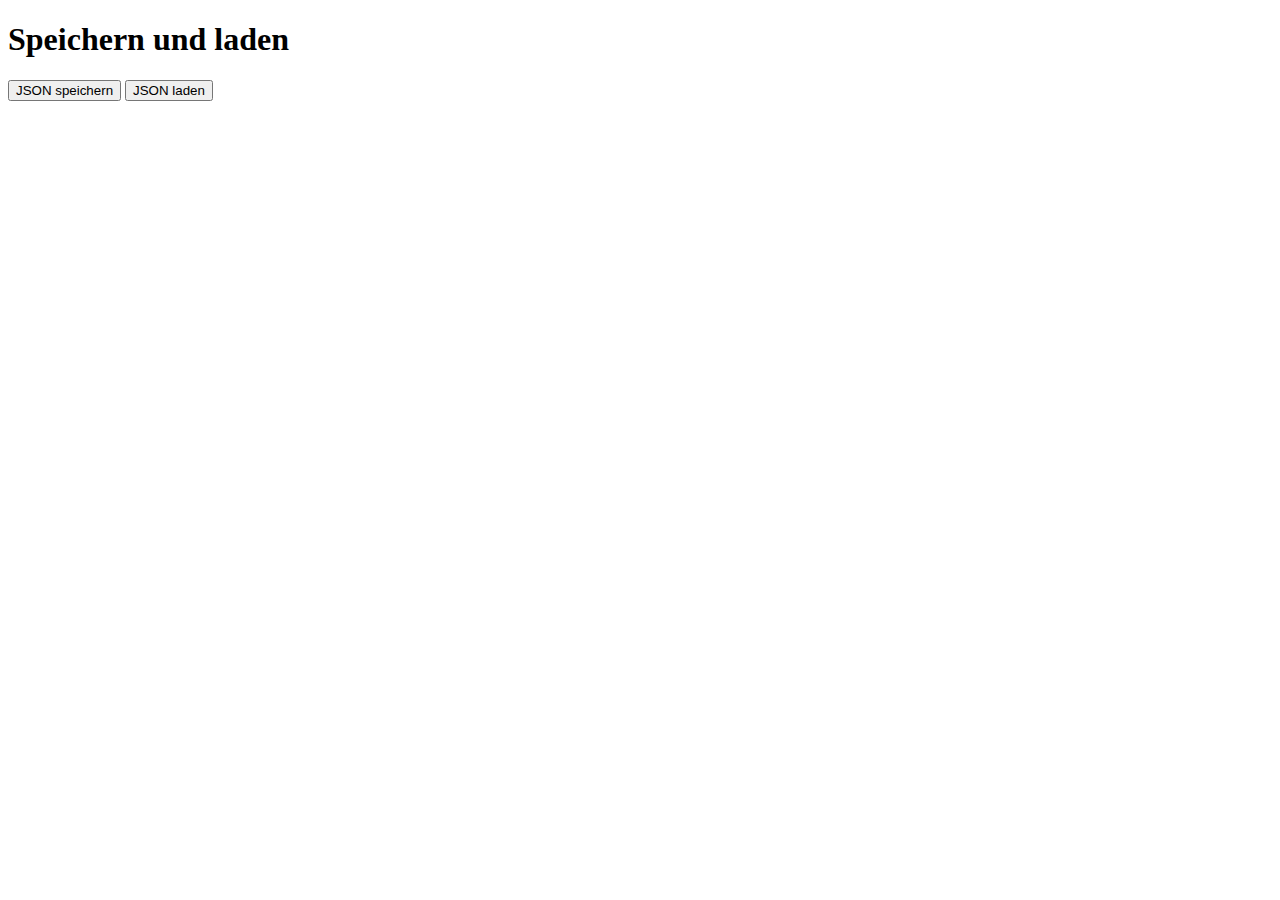
<file: backupBackend/smallest_backend_ever/legacy/test_request.html>
<!DOCTYPE html>
<html>

<head>
    <meta charset='utf-8'>
    <meta http-equiv='X-UA-Compatible' content='IE=edge'>
    <title>Simple JSON POST request</title>
    <meta name='viewport' content='width=device-width, initial-scale=1'>
</head>

<body>

    <h1 id="result">Speichern und laden</h1>

    <button onclick="save()">JSON speichern</button>
    <button onclick="load()">JSON laden</button>

    <script>
        const BASE_SERVER_URL = 'http://students.developerakademie.com/json_to_server/'; // Place of the backend
        let myJSON = [{
            "Name": "Claudia"
        }, {
            "Name": "Hans"
        }];


        /**
         * Saves myJSON to server
         */
        function save() {
            updateStatus('Speichern ...');
            saveJSONToServer(myJSON)
                .then(function () {
                    updateStatus('Speichern erfolgreich!');
                })
                .catch(function (error) {
                    updateStatus('Fehler beim Speichern');
                    console.error('error', error);
                });
        }


        /**
         * Loads myJSON from Server
         */
        function load() {
            updateStatus('Laden ...');
            loadJSONFromServer()
                .then(function (result) {
                    console.log(result);
                    myJSON = JSON.parse(result);
                    updateStatus('Laden erfolgreich!');
                })
                .catch(function (error) {
                    updateStatus('Fehler beim Laden');
                    console.error('error', error);
                });
        }



        /**
         * Saves a JSON or JSON Array to the Server
         * payload {JSON | Array} - The payload you want to store
         */
        function saveJSONToServer(payload) {
            return new Promise(function (resolve, reject) {
                let xhttp = new XMLHttpRequest();
                let proxy = determineProxySettings();
                let serverURL = proxy + BASE_SERVER_URL + 'save_json.php';
                xhttp.open('POST', serverURL);

                xhttp.onreadystatechange = function (oEvent) {
                    if (xhttp.readyState === 4) {
                        if (xhttp.status >= 200 && xhttp.status <= 399) {
                            resolve(xhttp.responseText);
                        } else {
                            reject(xhttp.statusText);
                        }
                    }
                };

                xhttp.setRequestHeader("Content-Type", "application/json;charset=UTF-8");
                xhttp.send(JSON.stringify(payload));

            });
        }



        /**
         * Loads a JSON or JSON Array to the Server
         * payload {JSON | Array} - The payload you want to store
         */
        function loadJSONFromServer() {
            return new Promise(function (resolve, reject) {
                let xhttp = new XMLHttpRequest();
                let proxy = determineProxySettings();
                let serverURL = proxy + BASE_SERVER_URL + 'my_json.json';
                xhttp.open('GET', serverURL);

                xhttp.onreadystatechange = function (oEvent) {
                    if (xhttp.readyState === 4) {
                        if (xhttp.status >= 200 && xhttp.status <= 399) {
                            resolve(xhttp.responseText);
                        } else {
                            reject(xhttp.statusText);
                        }
                    }
                };

                xhttp.setRequestHeader("Content-Type", "application/json;charset=UTF-8");
                xhttp.send();

            });
        }

        function updateStatus(status) {
            result.innerHTML = status;
        }
        
        function determineProxySettings() {
            if (window.location.href.indexOf('.developerakademie.com') > -1) {
                return '';
            } else {
                return 'https://cors-anywhere.herokuapp.com/';
            }
        }
    </script>

</body>

</html>
</file>
<file: css/loginStyle.css>
body {
  font-family: "inter";
  margin: 0;
  background-color: whitesmoke;
}

a {
  text-decoration: unset;
  color: #29abe2;
}

a:hover {
  text-decoration: underline;
}

.d-none {
  display: none !important;
}

.falseDisclaimer {
  font-size: 12px;
  color: red;
}

.loginMainContainer {
  display: flex;
  height: 100vh;
  align-items: center;
  justify-content: center;
  flex-direction: column;
}

.signUpContainer {
  display: flex;
  flex-direction: column;
  height: 100%;
  width: 61%;
  align-items: center;
  justify-content: space-evenly;
}

.loginContainer {
  display: flex;
  flex-direction: column;
  height: 100%;
  width: 68%;
  justify-content: space-evenly;
  align-items: center;
}

.loginLogoAndSignUp {
  display: flex;
  justify-content: space-between;
}

.signUpLogo {
  position: absolute;
  top: 0;
  left: 0;
  padding: 75px;
}

.logoLogin {
  position: absolute;
  top: 0;
  padding: 75px;
}

.signButtonPosition {
  display: flex;
  position: absolute;
  align-items: center;
  right: 0;
  top: 0;
  padding: 75px;
}

.loginFormContainer {
  position: relative;
  background: white;
  border-radius: 20px;
  display: flex;
  justify-content: center;
  width: 500px;
  height: 400px;
  align-items: center;
  border: unset;
  box-shadow: 0px 0px 14px 3px rgba(0, 0, 0, 0.04);
}

.signUpFormContainer {
  position: relative;
  background: #ffffff;
  border-radius: 20px;
  display: flex;
  justify-content: center;
  width: 500px;
  height: 400px;
  align-items: center;
  border: unset;
  box-shadow: 0px 0px 14px 3px rgba(0, 0, 0, 0.04);
}

.loginTextPosi {
  display: flex;
  font-size: 50px;
  justify-content: center;
  flex-direction: column;
}

.loginBlueBtn {
  background: #2a3647;
  padding: 10px;
  padding-left: 20px;
  padding-right: 20px;
  border: 2px solid #2a3647;
  border-radius: 6px;
  color: #ffffff;
  cursor: pointer;
}

.loginBlueBtn:hover {
  transition: none;
  background-color: #29abe2;
  border-color: #29abe2;
  box-shadow: 0px 4px 6px 0px rgba(0, 0, 0, 0.33);
}

.loginWhiteBtn {
  background: #ffffff;
  padding: 10px;
  padding-left: 20px;
  padding-right: 20px;
  border: 2px solid #2a3647;
  border-radius: 6px;
  color: #2a3647;
  cursor: pointer;
}

.loginWhiteBtn:hover {
  color: #29abe2;
  border-color: #29abe2;
  box-shadow: 0px 4px 6px 0px rgba(0, 0, 0, 0.33);
}

.blueLine {
  display: flex;
  width: 124px;
  background: #29abe2;
  height: 2px;
  border-radius: 10px;
}

.blueLineContainer {
  display: flex;
  width: 100%;
  padding-top: 10px;
  padding-bottom: 20px;
  justify-content: center;
}

.loginBtnContainer {
  display: flex;
  justify-content: space-around;
  width: 100%;
}

.checkboxContainer {
  display: flex;
  justify-content: space-between;
  width: 100%;
  align-items: center;
}

.checkbocPosi {
  display: flex;
  align-items: center;
}

.signUpBlueBtn {
  background: #2a3647;
  padding: 10px;
  padding-left: 20px;
  padding-right: 20px;
  border: 2px solid #2a3647;
  border-radius: 6px;
  color: #ffffff;
  cursor: pointer;
}

.signUpBlueBtn:hover {
  transition: none;
  border-color: #29abe2;
  background-color: #29abe2;
  box-shadow: 0px 4px 6px 0px rgba(0, 0, 0, 0.33);
}

.signUpTextPosi {
  display: flex;
  font-size: 50px;
  justify-content: center;
  flex-direction: column;
  align-items: center;
}

.backIconContainer {
  position: absolute;
  top: 0;
  left: 0;
  padding: 22px;
}

.logoSize {
  display: flex;
  height: 100px;
  width: 83px;
}



.forgotPasswordFormContainer {
  position: relative;
  background: white;
  border-radius: 20px;
  display: flex;
  justify-content: center;
  width: 826px;
  height: 462px;
  align-items: center;
  border: unset;
  box-shadow: 0px 0px 14px 3px rgba(0, 0, 0, 0.04);
}

.fargotPasswordContainer {
  display: flex;
  height: 100%;
  width: 100%;
  align-items: center;
  justify-content: center;
}

.fargotPasswordField {
  border: none;
  height: 100%;
  width: 90%;
  display: flex;
  flex-direction: column;
  justify-content: space-evenly;
  align-items: center;
}

.fargotPasswordTextPosi {
  display: flex;
  font-size: 50px;
  justify-content: center;
  flex-direction: column;
  align-items: center;
}

.fargotPasswordSubText {
  width: 656px;
  font-size: 21px;
  text-align: center;
}

.forgotBtn {
  width: max-content;
  padding-left: 30px !important;
  padding-right: 30px !important;
}

.forgotBtn:hover {
  background-color: #29abe2;
  box-shadow: 0px 4px 6px 0px rgba(0, 0, 0, 0.33);
}

.notUserTextPosi {
  display: flex;
  padding-right: 40px;
}

.warningPassword {
  display: flex;
  width: 123%;
  color: red;
  font-size: 12px;
  margin-top: -20px;
}

.warningResetPassword {
  display: flex;
  width: 416px;
  color: red;
  font-size: 12px;
  margin-top: -20px;
}

.showPassword {
  position: absolute;
  right: 17px;
  top: 10px;
  opacity: 0;
  height: 24px;
  width: 19px !important;
}

.passwordChangePopup {
  position: absolute;
  display: flex;
  height: 100%;
  width: 100%;
  justify-content: center;
  align-items: center;
  z-index: 1;
  background: #3079b952;
}

.sendEmailPopup {
  position: absolute;
  display: flex;
  height: 100%;
  width: 100%;
  justify-content: center;
  align-items: center;
  z-index: 1;
  background: #3079b952;
}

.passwordChangePopupIMG {
  height: 55px;
}

.sendEmailPopupIMG {
  height: 55px;
}

.relative {
  position: relative;
}

input {
  outline: none;
  box-sizing: border-box;
  display: flex;
  padding: 13px 21px;
  width: 422px;
  height: auto;
  background: #ffffff;
  border: 1px solid #d1d1d1b6;
  border-radius: 10px;
  flex: none;
  cursor: pointer;
}

input[type="checkbox"] {
  appearance: checkbox;
  display: inline-block;
  width: auto;
  height: auto;
}

input[type="submit"] {
  background-color: #2a3647;
  border: none;
  color: #fff;
  font-size: 1rem;
  padding: 0.5rem 1rem;
}

.inputEmail {
  background-image: url(../assets/img/email.svg);
  background-repeat: no-repeat;
  background-position: right;
  background-position-x: 95%;
}

input[type="password"] {
  background-image: url(../assets/img/password.svg);
  background-repeat: no-repeat;
  background-position: right;
  background-position-x: 95%;
}

input[type="text"] {
  background-image: url(../assets/img/dontShow.png) !important;
  background-repeat: no-repeat;
  background-position: right;
  background-position-x: 95%;
  background-size: 20px;
}

.inputText {
  background-image: url(../assets/img/user.svg);
  background-repeat: no-repeat;
  background-position: right;
  background-position-x: 95%;
}

.falseInput {
  border-color: #ff0000;
}

.rightInput {
  background-color: #e8f0fe;
}

.logoEntrance {
  background: whitesmoke;
  top: 0;
  bottom: 0;
  left: 0;
  right: 0;
  position: absolute;
  z-index: 99;
  display: flex;
  flex-direction: column;
  align-items: center;
  justify-content: center;
}

.logoEntrance svg {
  display: flex;
  justify-content: center;
  height: 334px;
  width: 274px;
}

.slide-out-tl {
  animation: slide-out-tl 2s;
}

.transparentDiv {
  height: 1px;
}

.requiredText {
  font-size: 10px;
  color: red;
  padding: 2px;
}

@keyframes slide-out-tl {
  0% {
    position: absolute;
    top: calc(50% - (334px / 2));
    left: calc(50% - (274px / 2));
  }

  95% {
    position: absolute;
    top: 75px;
    left: 75px;
    height: 100px;
    width: 83px;
  }

  100% {
    position: absolute;
    top: 75px;
    left: 75px;
    height: 100px;
    width: 83px;
    display: none;
  }
}

.title-bg-hide {
  animation: title-bg-hide 2s;
}

a:hover .backColorMobile {
  fill: black !important;
}

@keyframes title-bg-hide {
  0% {
    /* opacity: 1; */

  }

  100% {
    /* opacity: 0; */
    background-color: rgba(245, 245, 245, 0);

  }
}

.disclaimerEntrance {
  z-index: 99;
  padding: 50px 240px 0px 240px;
}


.disclaimerBtnContainer {
  display: flex;
  justify-content: space-evenly;
  padding: 20px 0;

}


@keyframes slide-in-bottom {
  0% {
    transform: translateY(1000px);
    opacity: 0;
  }

  100% {
    transform: translateY(0);
    opacity: 1;
  }
}

.slide-in-bottom {
  animation: slide-in-bottom 0.5s cubic-bezier(0.25, 0.46, 0.45, 0.94) both;
}

@media (max-width: 860px) {
  .disclaimerEntrance {
    z-index: 99;
    padding: 0 10px;
    margin-bottom: -124px;
  }

  .backColorMobile {
    fill: black !important;
  }

  .forgotPasswordFormContainer {
    width: 370px;
    height: 500px;
  }

  input {
    width: 326px;
  }

  .fargotPasswordTextPosi {
    font-size: 30px;

  }

  .fargotPasswordSubText {
    width: unset;
    font-size: 17px;
    text-align: center;
  }

  .forgotBtn {
    height: 50px;
  }

  .warningResetPassword {
    width: max-content;
  }
}

@media (max-width: 640px) {
  .signUpLogo {
    padding: 24px;
  }

  .signUpBlueBtn {
    height: 50px;
    width: 180px;
    font-size: 16px;
  }

  .signUpTextPosi {
    font-size: 46px;
  }

  .signUpFormContainer {
    width: 380px;
    height: 500px;
  }

  .signButtonPosition {
    top: unset;
    bottom: 0;
    padding: 24px;
  }

  a {
    font-size: 12px;
  }

  .loginFormContainer {
    width: 372px;
    height: 560px;
  }

  input {
    width: 300px;
  }

  .logoSize {
    height: 78px;
    width: 64px;
  }

  .logoLogin {
    padding: 25px;
  }

  .loginBtnContainer {
    width: 180px;
    flex-direction: column;
    gap: 24px;
  }

  .loginContainer {
    width: 80%;
  }

  .loginWhiteBtn {
    height: 50px;
  }

  .loginBlueBtn {
    height: 50px;
  }

  .checkboxContainer {
    align-items: flex-start;
    flex-direction: column-reverse;
    gap: 24px;
  }

  .loginTextPosi {
    font-size: 47px;
    align-items: center;
  }

  .blueLineContainer {
    display: flex;
    width: 50%;
    padding-top: 10px;
    padding-bottom: 10px;
    justify-content: center;
  }

  .warningResetPassword {
    max-width: auto;
  }

  .logoSize {
    height: 55px;
    width: 45px;
  }

  .logoEntrance {
    background: #2a3647;

  }

  @keyframes slide-out-tl {
    0% {
      position: absolute;
      top: calc(50% - (334px / 2));
      left: calc(50% - (274px / 2));
    }


    95% {
      position: absolute;
      top: 25px;
      left: 25px;
      height: 55px;
      width: 45px;
    }

    100% {
      position: absolute;
      top: 25px;
      left: 25px;
      height: 55px;
      width: 45px;
      /* background: white; */
      display: none;
    }
  }



  .logoSVGPath {
    animation: animSVGColor 2s;
  }

  @keyframes animSVGColor {
    0% {
      fill: white;
    }

    100% {
      fill: #2a3647;
    }
  }
}


@media (max-width: 420px) {
  .forgotPasswordFormContainer {
    width: 280px;
    height: 384px;
  }

  .warningResetPassword {
    margin-top: -10px;
    max-width: 208px;
  }

  .fargotPasswordTextPosi {
    padding-top: 36px;
    font-size: 24px;
    text-align: center;
  }

  .signUpBlueBtn {
    height: 42px;
    width: 140px;
    font-size: 15px;
  }

  .signUpTextPosi {
    font-size: 36px;
  }

  .signUpFormContainer {
    width: 280px;
    height: 400px;
  }

  .loginFormContainer {
    width: 260px;
    height: 400px;
  }

  input {
    height: 40px;
    width: 208px;
  }

  .loginTextPosi {
    font-size: 37px;

  }

  .loginBtnContainer {
    width: 130px;
    gap: 12px;
  }


  .loginWhiteBtn {
    height: 40px;
  }

  .loginBlueBtn {
    height: 40px;
  }

  .checkboxContainer {
    gap: 16px;
  }

  .checkbocPosi {
    font-size: 14px;
    gap: 4px;
    margin-left: -4px;
  }
}
</file>
<file: fonts.css>
/* inter-100 - latin */
@font-face {
     font-family: 'Inter';
     font-style: normal;
     font-weight: 100;
     src: url(' fonts/inter-v12-latin-100.eot');
     /* IE9 Compat Modes */
     src: local(''),
          url(' fonts/inter-v12-latin-100.eot?#iefix') format('embedded-opentype'),
          /* IE6-IE8 */
          url(' fonts/inter-v12-latin-100.woff2') format('woff2'),
          /* Super Modern Browsers */
          url(' fonts/inter-v12-latin-100.woff') format('woff'),
          /* Modern Browsers */
          url(' fonts/inter-v12-latin-100.ttf') format('truetype'),
          /* Safari, Android, iOS */
          url(' fonts/inter-v12-latin-100.svg#Inter') format('svg');
     /* Legacy iOS */
}

/* inter-200 - latin */
@font-face {
     font-family: 'Inter';
     font-style: normal;
     font-weight: 200;
     src: url(' fonts/inter-v12-latin-200.eot');
     /* IE9 Compat Modes */
     src: local(''),
          url(' fonts/inter-v12-latin-200.eot?#iefix') format('embedded-opentype'),
          /* IE6-IE8 */
          url(' fonts/inter-v12-latin-200.woff2') format('woff2'),
          /* Super Modern Browsers */
          url(' fonts/inter-v12-latin-200.woff') format('woff'),
          /* Modern Browsers */
          url(' fonts/inter-v12-latin-200.ttf') format('truetype'),
          /* Safari, Android, iOS */
          url(' fonts/inter-v12-latin-200.svg#Inter') format('svg');
     /* Legacy iOS */
}

/* inter-300 - latin */
@font-face {
     font-family: 'Inter';
     font-style: normal;
     font-weight: 300;
     src: url(' fonts/inter-v12-latin-300.eot');
     /* IE9 Compat Modes */
     src: local(''),
          url(' fonts/inter-v12-latin-300.eot?#iefix') format('embedded-opentype'),
          /* IE6-IE8 */
          url(' fonts/inter-v12-latin-300.woff2') format('woff2'),
          /* Super Modern Browsers */
          url(' fonts/inter-v12-latin-300.woff') format('woff'),
          /* Modern Browsers */
          url(' fonts/inter-v12-latin-300.ttf') format('truetype'),
          /* Safari, Android, iOS */
          url(' fonts/inter-v12-latin-300.svg#Inter') format('svg');
     /* Legacy iOS */
}

/* inter-regular - latin */
@font-face {
     font-family: 'Inter';
     font-style: normal;
     font-weight: 400;
     src: url(' fonts/inter-v12-latin-regular.eot');
     /* IE9 Compat Modes */
     src: local(''),
          url(' fonts/inter-v12-latin-regular.eot?#iefix') format('embedded-opentype'),
          /* IE6-IE8 */
          url(' fonts/inter-v12-latin-regular.woff2') format('woff2'),
          /* Super Modern Browsers */
          url(' fonts/inter-v12-latin-regular.woff') format('woff'),
          /* Modern Browsers */
          url(' fonts/inter-v12-latin-regular.ttf') format('truetype'),
          /* Safari, Android, iOS */
          url(' fonts/inter-v12-latin-regular.svg#Inter') format('svg');
     /* Legacy iOS */
}

/* inter-500 - latin */
@font-face {
     font-family: 'Inter';
     font-style: normal;
     font-weight: 500;
     src: url(' fonts/inter-v12-latin-500.eot');
     /* IE9 Compat Modes */
     src: local(''),
          url(' fonts/inter-v12-latin-500.eot?#iefix') format('embedded-opentype'),
          /* IE6-IE8 */
          url(' fonts/inter-v12-latin-500.woff2') format('woff2'),
          /* Super Modern Browsers */
          url(' fonts/inter-v12-latin-500.woff') format('woff'),
          /* Modern Browsers */
          url(' fonts/inter-v12-latin-500.ttf') format('truetype'),
          /* Safari, Android, iOS */
          url(' fonts/inter-v12-latin-500.svg#Inter') format('svg');
     /* Legacy iOS */
}

/* inter-600 - latin */
@font-face {
     font-family: 'Inter';
     font-style: normal;
     font-weight: 600;
     src: url(' fonts/inter-v12-latin-600.eot');
     /* IE9 Compat Modes */
     src: local(''),
          url(' fonts/inter-v12-latin-600.eot?#iefix') format('embedded-opentype'),
          /* IE6-IE8 */
          url(' fonts/inter-v12-latin-600.woff2') format('woff2'),
          /* Super Modern Browsers */
          url(' fonts/inter-v12-latin-600.woff') format('woff'),
          /* Modern Browsers */
          url(' fonts/inter-v12-latin-600.ttf') format('truetype'),
          /* Safari, Android, iOS */
          url(' fonts/inter-v12-latin-600.svg#Inter') format('svg');
     /* Legacy iOS */
}

/* inter-700 - latin */
@font-face {
     font-family: 'Inter';
     font-style: normal;
     font-weight: 700;
     src: url(' fonts/inter-v12-latin-700.eot');
     /* IE9 Compat Modes */
     src: local(''),
          url(' fonts/inter-v12-latin-700.eot?#iefix') format('embedded-opentype'),
          /* IE6-IE8 */
          url(' fonts/inter-v12-latin-700.woff2') format('woff2'),
          /* Super Modern Browsers */
          url(' fonts/inter-v12-latin-700.woff') format('woff'),
          /* Modern Browsers */
          url(' fonts/inter-v12-latin-700.ttf') format('truetype'),
          /* Safari, Android, iOS */
          url(' fonts/inter-v12-latin-700.svg#Inter') format('svg');
     /* Legacy iOS */
}

/* inter-800 - latin */
@font-face {
     font-family: 'Inter';
     font-style: normal;
     font-weight: 800;
     src: url(' fonts/inter-v12-latin-800.eot');
     /* IE9 Compat Modes */
     src: local(''),
          url(' fonts/inter-v12-latin-800.eot?#iefix') format('embedded-opentype'),
          /* IE6-IE8 */
          url(' fonts/inter-v12-latin-800.woff2') format('woff2'),
          /* Super Modern Browsers */
          url(' fonts/inter-v12-latin-800.woff') format('woff'),
          /* Modern Browsers */
          url(' fonts/inter-v12-latin-800.ttf') format('truetype'),
          /* Safari, Android, iOS */
          url(' fonts/inter-v12-latin-800.svg#Inter') format('svg');
     /* Legacy iOS */
}

/* inter-900 - latin */
@font-face {
     font-family: 'Inter';
     font-style: normal;
     font-weight: 900;
     src: url(' fonts/inter-v12-latin-900.eot');
     /* IE9 Compat Modes */
     src: local(''),
          url(' fonts/inter-v12-latin-900.eot?#iefix') format('embedded-opentype'),
          /* IE6-IE8 */
          url(' fonts/inter-v12-latin-900.woff2') format('woff2'),
          /* Super Modern Browsers */
          url(' fonts/inter-v12-latin-900.woff') format('woff'),
          /* Modern Browsers */
          url(' fonts/inter-v12-latin-900.ttf') format('truetype'),
          /* Safari, Android, iOS */
          url(' fonts/inter-v12-latin-900.svg#Inter') format('svg');
     /* Legacy iOS */
}
</file>
<file: css/header_sidebar.css>
body {
    margin: 0;

}


.d-none {
    display: none !important;
}


.dark-blue {
    background-color: rgb(9, 25, 49);

}

.noPadding {
    padding: 0 !important;
}

.header {
    position: fixed;
    top: 0;
    right: 0;
    left: 0;
    height: 89px;
    background: #FFFFFF;
    box-shadow: 0px 4px 4px rgba(0, 0, 0, 0.1);
    display: flex;
    justify-content: space-between;
    z-index: 5;
}

.prioBtnContainer {
    display: flex;
    justify-content: space-between;
}

.header-headline {
    font-size: 21px;
    margin-left: 232px;
    padding-left: 50px;
    display: flex;
    align-items: center;
    min-width: fit-content;
}


.help-log-parent {
    width: 50%;
    display: flex;
    justify-content: flex-end;
    align-items: center;
}


.help-log-parent :hover {
    cursor: pointer;
}


.log-in {
    display: flex;
    justify-content: center;
    align-items: center;
    margin-right: 32px;
    position: relative;
}


.log-in-img {
    display: flex;
    justify-content: center;
    align-items: center;
    border-radius: 100%;
    border: 3px solid #2A3647;
}

.log-in-img:hover {
    border: 3px solid #29abe2;
}

.help-img {
    border-radius: 100%;
    margin-right: 32px;
    width: 30px;
    height: 30px;
    display: flex;
    justify-content: center;
}

.help-img:hover  .help-img-path{
    fill: #29abe2;
}


.sidebar {
    display: flex;
    flex-direction: column;
    position: fixed;
    width: 232px;
    left: 0px;
    top: 0px;
    bottom: 0;
    background: #2A3647;
    box-shadow: 0px 0px 4px rgba(0, 0, 0, 0.1);
    border-radius: 0px;
    z-index: 5;
    justify-content: space-between;
}


.parent-logo {
    margin: 66px;
    margin-bottom: 112px;
}

.aSide {
    text-decoration: none;
    color: #FFFFFF;
    font-size: 16px;
    font-style: normal;
    display: flex;
    justify-content: flex-start;
    align-items: center;
    margin-bottom: 15px;
    height: 40px;
}

.aSide:hover {
    background-color: #091931;
}

.link-img {
    margin-left: 54px;
    margin-right: 16px;
}


.notice-parent {
    display: flex;
    justify-content: center;
    margin-bottom: 150px;
}


.notice {
    color: #FFFFFF;
}


.notice-help {
    display: flex;
    justify-content: center;
    align-items: center;
    flex-direction: column;
    height: 100vh;
    width: 100%;
}

.width100 {
    width: 100%;
}

.d-flex {
    display: flex;
}

.marginRight {
    margin-right: 12px !important;
}

.help {
    width: 40%;
}


.how-use-it {
    display: flex;
    align-items: center;
}


.how-use-it-bold {
    margin-right: 35px;
    font-size: 27px;
}


.notice-info {
    width: 40%;
    justify-content: flex-start;

}

.popupSections {
    display: flex;
    position: absolute;
    top: 65px;
    right: 0;
    gap: 15px;
    flex-direction: column;
    background: #2A3647;
    color: white;
    border-radius: 20px 0px 20px 20px;
    box-shadow: 0px 0px 4px rgb(0 0 0 / 10%);
    padding: 15px 0px
}

.popupSection {
    padding: 0 20px;
    width: 110px;
    display: flex;
    align-items: center;
    margin-block-start: unset;
    margin-block-end: unset;
}

.popupSection:hover {
    color: #29abe2;
}

.popupSections a {
    text-decoration: none;
    color: white;
}

.legalNotice {
    display: flex;
    justify-content: center;
    align-items: center;
    color: white;
    text-decoration: none;
    gap: 2px;
    width: 232px;
    height: 40px;
}

.legalNotice:hover {
    background-color: #091931
}

.focusSidebar {
    background-color: #091931;
}

::-webkit-scrollbar {
    width: 10px;
    border-radius: 0px;
}

::-webkit-scrollbar-thumb {
    background-color: #2a3647;
    border-radius: 10px;
}

/* navbar bottom */

.navbar-bottom {
    height: 70px;
    background-color: #2A3647;
    position: fixed;
    bottom: 0;
    right: 0;
    left: 0;
    /* box-shadow: 0px -4px 4px 0px rgba(0, 0, 0, 0.112); */
    z-index: 98;
    display: flex;
    justify-content: space-around;
    align-items: center;
}

.navbar-sections {
    height: 100%;
    width: 100%;
    display: flex;
    justify-content: center;
    align-items: center;
}


.nav-section {
    display: flex;
    align-items: center;
    flex-direction: column;
    gap: 5px;
    text-decoration: none;
    color: white;
    width: 80px
}

/* .nav-section:hover{
    color: #29abe2;
    font-weight: 700;
}

.nav-section:hover .nav-section-svg path{
    fill: #29abe2;
} */



@media (min-width: 1000.1px) {
    .only-mobile {
        display: none;
    }
}

@media (max-width: 1000px) {
    .mobile-d-none {
        display: none;
    }

    /* header-top */

    .header {
        height: 80px;
        padding-left: 30px;
        
    }

    .mobile-logo {
        display: flex;
        align-items: center;
    }

    .mobile-logo img {
        object-fit: contain;
        width: 24px;
    }

    .popupSections {
        top: 60px;
    }

    .navbar-height {
        height: 105px;
    }



}






@media (max-width: 400px) {

    .nav-section {
        gap: 5px;
        height: 55px;
        width: 65px;
        justify-content: space-between;
    }

    .nav-section div {
        font-size: 14px;
        word-wrap: break-word;
    }

    .nav-section-svg {
        width: 23px;
        height: 23px;
    }

}
</file>
<file: css/addTask.css>
body {
  margin: 0;
  font-family: "inter";
  background: #f5f5f5;
}

h1 {
  font-size: 50px;
}

.addTaskMain {
  display: flex;
  justify-content: center;
  width: calc(100% - 432px);
}

.padd4px {
  padding: 4px;
}

li {
  list-style-type: none;
}

.transparentDiv {
  height: 1px;
}

.leftAndRightContainer {
  display: flex;
  height: 50%;
  justify-content: space-evenly;
  align-items: center;
  width: 100%;
}

.leftSection {
  height: 100%;
  display: flex;
  flex-direction: column;
  gap: 40px;
  padding-left: 40px;
  padding-right: 40px;
  width: 100%;
}

.rightSection {
  height: 100%;
  display: flex;
  flex-direction: column;
  border-left: 1px solid #d1d1d1;
  padding-left: 40px;
  padding-right: 40px;
  width: 100%;
  gap: 40px;
}

.prio {
  display: flex;
  flex-direction: column;
}

.addTaskContainer {
  height: 100vh;
  display: flex;
  flex-direction: column;
  justify-content: center;
  width: 1000px;
}

.addTaskBtns {
  display: flex;
  padding: 40px;
  justify-content: flex-end;
  align-items: center;
}

.addTaskBtn {
  border: 1px solid black;
  padding: 8px;
}

.checkboxContainer {
  position: relative;
  display: flex;
  align-items: center;
  background: white;
  border-radius: 10px;
  width: 136px;
  height: 47px;
  justify-content: space-evenly;
  box-shadow: 0px 0px 4px rgb(0 0 0 / 10%);
}

.checkboxContainer:hover {
  cursor: pointer;
  width: 138px;
  height: 48px;
  box-shadow: 0px 4px 6px 0px rgba(0, 0, 0, 0.33);
}

.checkboxPosi {
  display: flex;
  align-items: center;
  position: absolute;
  opacity: 0;
  width: 100%;
  height: 100%;
}

.paddLeRe40px {
  padding-left: 40px;
  padding-right: 40px;
}

.inputContainer {
  display: flex;
  flex-direction: column;
  position: relative;
  z-index: 6;
}

.selectedCategoryText {
  display: flex;
  height: 100%;
  align-items: center;
  justify-content: space-between;
  padding-right: 18px;
}

.selectedCategoryTextOpen {
  padding: 0 14px;
  display: flex;
  height: 42px;
  align-items: center;

}

select {
  outline: none;
  box-sizing: border-box;
  display: flex;
  padding: 13px 21px;
  height: auto;
  background: #ffffff;
  border: 1px solid #d1d1d1b6;
  border-radius: 10px;
  flex: none;
  cursor: pointer;
}

input {
  outline: none;
  box-sizing: border-box;
  display: flex;
  padding: 14px 14px;
  height: 47px;
  background: #ffffff;
  border: 1px solid #d1d1d1;
  border-radius: 10px;
  flex: none;
  cursor: pointer;
  font-family: "inter";
  font-size: 16px;
}

.createCategoryInput {
  outline: none;
  box-sizing: border-box;
  display: flex;
  padding: 13px 14px;
  width: 100%;
  height: auto;
  background: #ffffff;
  border: 1px solid #d1d1d1;
  border-radius: 10px;
  flex: none;
  cursor: pointer;
  padding-right: 62px;
}

textarea {
  resize: vertical;
  outline: none;
  box-sizing: border-box;
  display: flex;
  padding: 13px 14px;
  min-height: 47px;
  height: 43px;
  background: #ffffff;
  border: 1px solid #d1d1d1;
  border-radius: 10px;
  flex: none;
  cursor: pointer;
  font-family: "inter";
  font-size: 16px;
  max-height: 150px;
}

.openCategoryContainer {
  outline: none;
  box-sizing: border-box;
  display: flex;
  padding: 13px 14px;
  background: #ffffff;
  border: 1px solid #d1d1d1;
  border-radius: 10px;
  flex: none;
  cursor: pointer;
  flex-direction: column;
  height: 47px;
  justify-content: center;
  z-index: 6;
}

.openCategory {
  outline: none;
  box-sizing: border-box;
  display: flex;
  padding-left: 14px;
  height: 47px;
  background: #ffffff;
  border: 1px solid #d1d1d1;
  border-radius: 10px;
  flex: none;
  cursor: pointer;
  flex-direction: column;
  justify-content: center;
}

.categoryIsOpen {
  outline: none;
  box-sizing: border-box;
  display: flex;
  height: auto;
  background: #ffffff;
  border: 1px solid #d1d1d1;
  border-radius: 10px;
  flex: none;
  cursor: pointer;
  flex-direction: column;

}

.newCategory {
  height: 34px;
  display: flex;
  align-items: center;
  justify-content: space-between;
}

.categoryTextColorPosi {
  display: flex;
  align-items: center;
  padding-right: 22px;
  justify-content: space-between;
}

.selectedCategoryPosi {
  display: flex;
  align-items: center;
  gap: 20px;
  width: 100%;
}

.addTaskPopup {
  z-index: 99;
  position: fixed;
  display: flex;
  bottom: 26%;
  height: 58px;
}

.newCategoryDiv {
  display: flex;
  position: relative;
  align-items: center;
}

.acceptNewCategory {
  padding: 2px;
  position: absolute;
  right: 4px;
  background-color: #ffffff00;
  border: none;
  border-left: 1px solid #8080805e;
  cursor: pointer;
  display: flex;
  align-items: center;
}

.closeNewCategory {
  position: absolute;
  right: 34px;
  background-color: #ffffff00;
  border: none;
  cursor: pointer;
  height: 100%;
  display: flex;
  align-items: center;
}

.newCategory:hover {
  background-color: grey;
}

.allCategorysContainer {
  display: flex;
  align-items: center;
  padding: 0px 14px;
  z-index: 5;
}

.overflow {
  max-height: 140px;
  overflow: auto;
  z-index: 5;
}

.dropColorContainer {
  position: absolute;
  right: 25%;
}

.dropColorContainerSet {
  position: absolute;
  right: 15%;
}

.assignBubble {
  display: flex;
  padding-left: 6px;
}

.assignBubble div:not(:first-child) {
  margin-left: -5px;
}

.contact {
  display: flex;
  flex-direction: row-reverse;
  justify-content: space-between;
  align-items: center;
  padding: 0px 14px;
  height: 34px;
}

.contact:hover {
  background: gray;
}

.contactContainer {
  border: 1px solid #8080805c;
  border-top: none;
  border-radius: 10px;
  border-top-left-radius: 0;
  border-top-right-radius: 0;
  background: white;
  z-index: 5;
}

.noneBottomBorder {
  border-bottom-right-radius: 0 !important;
  border-bottom-left-radius: 0 !important;
  border-bottom: 0 !important;
}

.subtaskInputBtnsContainer {
  position: absolute;
  display: flex;
  right: 0;
  height: 100%;
  align-items: center;
}

.acceptNewSubtask {
  padding: 2px;
  position: absolute;
  right: 4px;
  background-color: #ffffff00;
  border: none;
  border-left: 1px solid #8080805e;
  cursor: pointer;
  display: flex;
  align-items: center;
}

.subtaskCheckboxArea {
  display: flex;
  padding: 6px 0;
  flex-direction: column;
  gap: 10px;
}

.closeNewSubtask {
  position: absolute;
  right: 34px;
  background-color: #ffffff00;
  border: none;
  cursor: pointer;
  height: 100%;
  display: flex;
  align-items: center;
}

.subtaskPosi {
  display: flex;
  grid-gap: 10px;
  align-items: center;
  height: 28px;
}

.assignBubble div {
  border-radius: 100%;
  background-color: rgba(0, 0, 0, 0.2);
  width: 35px;
  height: 35px;
  display: flex;
  justify-content: center;
  align-items: center;
  color: white;
  border: 1px solid #ffffff;
  font-weight: 400;
  font-size: 12px;
}

.checkboxSize {
  height: max-content;
}

.assignedContactName {
  width: 100%;
  height: 100%;
  display: flex;
  align-items: center;
  cursor: pointer;
}

.subtaskTextPosi {
  width: 100%;
  height: 100%;
  display: flex;
  align-items: center;
  cursor: pointer;
}

.openArrayIcon {
  display: flex;
  position: absolute;
  right: 8px;
  height: 42px;
}

.rotateIcon {
  transform: rotate(180deg);
}


#subtask {
  background-image: url(../assets/img/plusSubtask.svg);
  background-repeat: no-repeat;
  background-position: right;
  background-position-x: 95%;
  padding-right: 62px;
}

.blueBtn {
  background: #2a3647;
  padding: 10px;
  padding-left: 7px;
  padding-right: 7px;
  border: 2px solid #2a3647;
  border-radius: 6px;
  color: #ffffff;
  cursor: pointer;
  display: flex;
  justify-content: space-between;
  align-items: center;
  width: 130px;
  font-weight: 700;
  font-size: 16px;
}

.blueBtn:hover {
  transition: none;
  background-color: #29abe2;
  border-color: #29abe2;
  box-shadow: 0px 4px 6px 0px rgba(0, 0, 0, 0.33);
}

.blueBtn img {
  height: 20px;
}

.whiteBtn {
  background: #ffffff;
  padding: 8px;
  padding-left: 12px;
  padding-right: 12px;
  border: 2px solid #2a3647;
  border-radius: 6px;
  color: #2a3647;
  cursor: pointer;
  display: flex;
  justify-content: space-between;
  align-items: center;
  width: 75px;
  font-weight: 400;
  font-size: 16px;
}

.whiteBtn:hover {
  color: #29abe2;
  border-color: #29abe2;
  box-shadow: 0px 4px 6px 0px rgba(0, 0, 0, 0.33);
}

.whiteBtn:hover .clearSvg {
  stroke: #29abe2;
}

.colorCategoryContainer {
  display: flex;
  justify-content: space-between;
  width: 225px;
  padding: 6px;
}

.colorCategoryLightBlue:hover {
  border: 2px solid lightskyblue;
}

.colorCategoryLightBlue {
  background-color: lightskyblue;
  height: 10px;
  width: 10px;
  border-radius: 100%;
  cursor: pointer;
  border: 2px solid white;
}

.colorCategoryRed:hover {
  border: 2px solid red;
}

.colorCategoryRed {
  background-color: red;
  height: 10px;
  width: 10px;
  border-radius: 100%;
  cursor: pointer;
  border: 2px solid white;
}

.colorCategoryGreen:hover {
  border: 2px solid green;
}

.colorCategoryGreen {
  background-color: green;
  height: 10px;
  width: 10px;
  border-radius: 100%;
  cursor: pointer;
  border: 2px solid white;
}

.colorCategoryOrange:hover {
  border: 2px solid orange;
}

.colorCategoryOrange {
  background-color: orange;
  height: 10px;
  width: 10px;
  border-radius: 100%;
  cursor: pointer;
  border: 2px solid white;
}

.colorCategoryPurple:hover {
  border: 2px solid purple;
}

.colorCategoryPurple {
  background-color: purple;
  height: 10px;
  width: 10px;
  border-radius: 100%;
  cursor: pointer;
  border: 2px solid white;
}

.colorCategoryBlue:hover {
  border: 2px solid blue;
}

.colorCategoryBlue {
  background-color: blue;
  height: 10px;
  width: 10px;
  border-radius: 100%;
  cursor: pointer;
  border: 2px solid white;
}

.priolowContainerOnClick {
  background: #7ae229;
  width: 138px;
  height: 48px;
  box-shadow: 0px 4px 6px 0px rgba(0, 0, 0, 0.33);
}

.priomediumContainerOnClick {
  background: #ffa800;
  width: 138px;
  height: 48px;
  box-shadow: 0px 4px 6px 0px rgba(0, 0, 0, 0.33);
}

.priourgentContainerOnClick {
  background: #ff3d00;
  width: 138px;
  height: 48px;
  box-shadow: 0px 4px 6px 0px rgba(0, 0, 0, 0.33);
}

.prioIconWhite path {
  fill: white;
}



.requiredText {
  font-size: 10px;
  color: red;
  padding: 2px;
}

.invisibleSideDiv {
  display: flex;
  height: 100vh;
  min-width: 232px;
}

.contactsMainContainer {
  display: flex;
}

.newCategory:last-child {
  border-bottom-right-radius: 10px !important;
  border-bottom-left-radius: 10px !important;
}


.slide-in-bottom {
  animation: slide-in-bottom 0.5s cubic-bezier(0.25, 0.46, 0.45, 0.94) both;
}

@keyframes slide-in-bottom {
  0% {
    transform: translateY(50px);
    opacity: 0;
  }

  100% {
    transform: translateY(0);
    opacity: 1;
  }
}

.slide-out-top {
  animation: slide-out-top 600ms;
  /* cubic-bezier(0.55, 0.085, 0.68, 0.53) both */
}

@keyframes slide-out-top {
  0% {
    transform: translateY(-50px);
    opacity: 0;
  }


  100% {
    transform: translateY(0);
    opacity: 1;
  }
}


.slide-in-top {
  animation: slide-in-top 610ms;
}

@keyframes slide-in-top {
  0% {
    transform: translateY(0);
    opacity: 1;
  }

  100% {
    transform: translateY(-50px);
    opacity: 0;
  }
}

.slidePopup {
  animation: slidePopup 0.5s cubic-bezier(0.25, 0.46, 0.45, 0.94) both;
}

@keyframes slidePopup {
  0% {
    transform: translateY(200px);
    opacity: 0.0;
  }

  100% {
    transform: translateY(0px);
    opacity: 1;
  }
}


input[type="date" i]::-webkit-calendar-picker-indicator {
  width: 20px;
  height: 20px;
}

.addTaskPopup {
  display: flex;
  background: #2a3647;
  border-radius: 14px;
  padding: 0 10px;
  align-items: center;
  justify-content: space-around;
  width: 236px;
  color: white;
}

.onlyMobile {
  display: none;
}

@media (max-width: 1400px) {
  .rightSection {
    width: 300px;
  }

  .leftSection {
    width: 300px;
    max-height: 600px;
  }



  .checkboxContainer {
    width: 92px;
    height: 40px;
  }

  .checkboxContainer:hover {
    width: 94px;
    height: 40px;
  }

  .prioTextPosi {
    font-size: 14px;
  }

  .addTaskContainer {
    display: flex;
    flex-direction: column;
    justify-content: center;
    width: 700px;
  }
}

@media (max-width: 1130px) {
  .addTaskMain {
    display: flex;
    justify-content: unset;
    width: calc(100% - 432px);
  }
}

@media (max-width: 1000px) {
  .invisibleSideDiv {
    display: none;
  }

  .mobile-d-none{
    display: none;
  }

  .checkboxContainer {
    width: 82px;
    height: 38px;
  }

  .contactsMainContainer {
    overflow: auto;
    flex-direction: column;
    max-height: 882px;
  }

  .onlyMobile {
    display: flex;
    padding-top: 30px;
    font-size: 16px;
    justify-content: center;
    margin: 0;
  }

  .responsiveAssigned {
    min-height: 164px;
    margin: 0 !important;
  }

  h1 {
    font-size: 28px;
    margin: 20px 0px 0 6px;
  }

  .leftSection {
    gap: 10px;
    height: max-content !important;
    width: 264px;
    padding: 0;
  }

  .rightSection {
    gap: 10px;
    border-left: 0px solid #d1d1d1;
    width: 264px;
    padding: 0;
    height: max-content !important;
  }

  .addTaskBtns {
    padding: 18px;
    position: fixed;
    right: 0;
    top: 0;
    z-index: 999;
  }

  .invisibleSideDivMobile {
    height: 80px;
  }

  .addTaskMain {
    display: flex;
    justify-content: center;
    width: 100%;
  }

  .whiteBtn {
    display: none;
  }

  .addTaskContainer {
    height: unset;
    display: flex;
    flex-direction: column;
    justify-content: flex-start;
    width: 264px;
    padding-top: 0px;
  }

  .leftAndRightContainer {
    display: flex;
    height: unset;
    justify-content: space-evenly;
    align-items: center;
    width: unset;
    flex-direction: column;
  }

  .paddLeRe40px {
    padding: 0;
  }


  h1 {
    margin: 20px 0 20px 0;
    font-size: 38px;
  }

  .overflow {
    max-height: 88px;
    overflow: auto;
    z-index: 5;
  }

  .padd4px {
    padding: 4px;
    font-size: 14px;
  }

  .subtaskCheckboxArea {
    display: flex;
    padding: 6px 0;
    flex-direction: column;
    gap: 10px;
  }
}

@media (max-width: 400px) {
  .subtaskCheckboxArea {
    padding-bottom: 80px;
  }
}
</file>
<file: css/board.css>
body {
    margin: 0;
    background: #F5F5F5;
    font-family: 'Inter';
}

h1 {
    font-size: 52px;
    margin-right: 50px;
    margin-block-start: 20px;
    margin-block-end: 20px;
}

h2 {
    font-size: 24px;
    padding: 10px 30px;
    border-left: 3px solid #29ABE2;
    margin-block-start: unset;
    margin-block-end: unset;
}

.board {
    position: absolute;
    top: 129px;
    left: 272px;
    margin: 0px 0px 50px 80px;
    /* top - right - bottom - left*/

}

.headline {
    display: flex;
    align-items: center;
    margin-bottom: 50px;
    justify-content: space-between;
}

.find-add-task {
    display: flex;
    align-items: center;
}

.find-task {
    display: flex;
    align-items: center;
}



.find-task input {
    width: 200px;
    padding-right: 50px;
    padding-left: 20px;
    height: 50px;
    border-radius: 10px;
    border: 1px solid #A8A8A8;
    font-size: 16px;
    font-weight: 400;

    background: transparent url("data:image/svg+xml,%3Csvg xmlns='http://www.w3.org/2000/svg' width='16' height='16' class='bi bi-search' viewBox='0 0 16 16'%3E%3Cpath d='M11.742 10.344a6.5 6.5 0 1 0-1.397 1.398h-.001c.03.04.062.078.098.115l3.85 3.85a1 1 0 0 0 1.415-1.414l-3.85-3.85a1.007 1.007 0 0 0-.115-.1zM12 6.5a5.5 5.5 0 1 1-11 0 5.5 5.5 0 0 1 11 0z'%3E%3C/path%3E%3C/svg%3E") no-repeat 95% 50%;
    background-color: white;
}

.find-task input::placeholder {
    color: #A8A8A8;
}

.parting-line {
    position: relative;
    left: -40px;
    border-left: 1px solid #A8A8A8;
    height: 30px;
}




.add-task {
    background-color: #2A3647;
    color: white;
    border-radius: 10px;
    padding: 10px 18px;
    font-size: 22px;
    font-weight: 700;
    margin-left: 20px;
    border: #2A3647;
    transition: ease-in-out 125ms;
    display: flex;
    align-items: center;
    justify-content: space-between;
    gap: 5px;
}

.add-task:hover {
    background-color: #29ABE2;
    cursor: pointer;
    box-shadow: 0px 4px 6px 0px rgba(0, 0, 0, 0.33);
}

.board-tasks-section {
    display: flex;
    gap: 20px;
}

.responsive-duo {
    display: flex;
    gap: 20px;
}


.tasks-headlines {
    display: flex;
    gap: 40px;
    margin-bottom: 40px;
}

.tasks-headlines div {
    display: flex;
    justify-content: space-between;
    align-items: center;
    width: 230px;
    cursor: pointer;
    margin: 0px 10px;
}

.button-add-task {
    width: 32px !important;
    height: 32px !important;

}


.button-add-task:hover .symbol-color {
    stroke: #29ABE2;
}

.button-add-task:hover .symbol-color {
    stroke: #29ABE2;
}


.tasks {
    display: flex;
}

.task-columns {
    width: 270px;
    min-height: 585px;
    gap: 30px;
    display: flex;
    flex-direction: column;
    margin-top: 20px;
}

.tasks-sections-headline {
    display: flex;
    justify-content: space-between;
    align-items: center;
    font-weight: 700;
    cursor: pointer;
}

.task {
    /* height: 180px; */
    padding: 20px 20px;
    display: flex;
    flex-direction: column;
    /* justify-content: center; */
    /* align-items: center; */

    box-shadow: 0px 0px 14px 3px rgba(0, 0, 0, 0.04);
    border-radius: 30px;
    gap: 12px;
    background: #FFFFFF;
    cursor: pointer;
}

.task-preview {
    width: 268px;
    /* min-height: 230px; */
    border-radius: 30px;
    border: 2px black;
    border-style: dashed;
}

.task:-webkit-drag {
    background-color: grey !important;
}


.task-category {
    background-color: rgba(0, 0, 0, 0.2);
    color: white;
    padding: 5px 15px;
    border-radius: 8px;
    width: fit-content;
}

.task-title {
    font-weight: 700;
    font-size: 20px;
    word-wrap: break-word;
}

.task-description {
    word-wrap: break-word;
}

.task-subtasks {
    display: flex;
    align-items: center;
    justify-content: space-between;
}

.task-subtasks-progressbar {
    width: 138px;
    height: 8px;
    background: #F4F4F4;
    border-radius: 2px;
}

.task-subtasks-progressbar div {
    border-radius: 2px;
    height: 100%;
    background-color: #29ABE2;
}

.task-subtasks-progress {
    font-weight: 400;
    font-size: 12px;
}

.task-assigned-prio {
    display: flex;
    justify-content: space-between;
    align-items: center;
}

.task-assigned-to {
    display: flex;

}

.task-assigned-to div:not(:first-child) {
    margin-left: -5px;
}

/* .task-assigned-to div:nth-child(2) {
    background-color: #29ABE2 !important;
}

.task-assigned-to div:nth-child(3) {
    background-color: #2A3647 !important;
} */

.task-assigned-to div {
    border-radius: 100%;
    background-color: rgba(0, 0, 0, 0.2);
    width: 35px;
    height: 35px;
    display: flex;
    justify-content: center;
    align-items: center;
    color: white;
    border: 1px solid #ffffff;
    font-weight: 400;
    font-size: 12px;
}

.task-prio {
    padding: 10px;
}

.bg-popup {
    position: fixed;
    top: 0;
    bottom: 0;
    left: 0;
    right: 0;
    background-color: rgba(0, 0, 0, 0.3);
    z-index: 6;
    display: flex;
    justify-content: center;
    align-items: center;
}

.add-task-popup {
    display: flex;
    justify-content: center;
    align-items: center;
    width: 1200px;
    height: 950px;
    background-color: white;
    border-radius: 30px;
}

.task-details-popup {
    display: flex;
    width: 500px;
    height: 700px;
    background-color: white;
    border-radius: 30px;
    flex-direction: column;
    padding: 30px 30px 20px 30px;
}

/* Task Details Chart */

.headline-task-details {
    display: flex;
    justify-content: space-between;
}

.headline-task-details img {
    height: 32px;
    width: 32px;
    cursor: pointer;
}

.task-details-category {
    color: white;
    font-size: 27px;
    font-weight: 400;
    padding: 5px 15px;
    border-radius: 8px;
    width: fit-content;
    margin-top: 10px;
    display: flex;
}

.task-details-title {
    margin-top: 20px;
    font-size: 46px;
    font-weight: 700;
    min-height: 100px;
    word-wrap: break-word;
    max-height: 100px;
    overflow-y: auto;
}

.task-details-description {
    margin-top: 10px;
    font-weight: 400;
    font-size: 16px;
    min-height: 100px;
    word-wrap: break-word;
    max-height: 100px;
    overflow-y: auto;
    width: 520px;
}

.task-details-text {
    font-size: 16px;
    font-weight: 700;
    margin-right: 20px !important;
    /* display: flex;
    align-items: center; */
    height: 20px;
}

.m-t-10 {
    margin-top: 10px;
}

.m-b-10 {
    margin-bottom: 10px;
}

.task-details-due-date {
    font-size: 16px;
}



.task-details-prio {
    /* padding: 5px; */
    width: fit-content;
    display: flex;
    align-items: center;
}

.task-details-prio span {
    display: flex;
    align-items: center;

}

.task-details-prio-sign {
    font-size: 16px;
    display: flex;
    align-items: center;
    justify-content: space-between;
    background-color: red;
    border-radius: 10px;
    box-shadow: 0px 0px 4px rgba(0, 0, 0, 0.1);
    padding: 4px 18px;
}

.task-details-prio-sign path {
    fill: white;
}

.task-details-prio-sign span {
    color: white;
    margin-right: 10px;
}

.task-details-assigned-to-shell {
    overflow-y: auto;
    width: 520px;
    height: 142px;
}

.task-details-assigned-to {
    /* min-height: 260px; */
    display: flex;
    flex-direction: column;
    gap: 15px;
    margin-right: 15px;
    /* min-height: 300px; */
}

.task-details-assigned-to div {
    border-radius: 100%;
    /* background-color: rgba(0, 0, 0, 0.2); */
    width: 35px;
    /* height: 35px; */
    display: flex;
    justify-content: center;
    align-items: center;
    color: white;
    border: 1px solid #ffffff;
    font-weight: 400;
    font-size: 12px;
    min-height: 35px;
}

.task-details-subtasks-shell {
    overflow-y: auto;
    width: 520px;
    height: 90px;
    z-index: 2;
}


.subtasks-details {
    display: flex;
    align-items: center;
    height: 30px;

}

.checkbox-subtask {
    max-height: 30px !important;
}

.task-details-edit {
    display: flex;
    justify-content: flex-end;
    z-index: 2;
    margin-top: -20px;
}

.task-details-edit div {
    display: flex;
    justify-content: center;
    align-items: center;
    background-color: #2A3647;
    height: 44px;
    width: 44px;
    border-radius: 10px;
    cursor: pointer;
}

.task-details-assigned-to-name {
    gap: 15px;
    display: flex;
    flex-direction: column;
    /* min-height: 300px; */
}

.task-details-assigned-to-name div {
    min-height: 37px;
    display: flex;
    align-items: center;
}

/* edit tasks Chart */

.headline-addTask {
    display: flex;
    justify-content: space-between;
    width: 110%;
}

.headline-addTask img {
    height: 32px;
    width: 32px;
    cursor: pointer;
}

.edit-task-container {
    display: flex;
    justify-content: center;
    flex-direction: column;
    margin: 0px 60px;
    gap: 20px;
}

.description-textarea {
    max-height: 120px;
    min-height: 120px;
}

.close-task-details {
    display: flex;
    justify-content: flex-end;
}

.close-task-details img {
    cursor: pointer;
    height: 32px;
    width: 32px;
}

.input-container {
    display: flex;
    flex-direction: column;
    position: relative;
    margin-bottom: 10px;
}

.checkbox-container {
    position: relative;
    display: flex;
    align-items: center;
    background: white;
    border-radius: 10px;
    width: 110px;
    height: 47px;
    justify-content: space-evenly;
    box-shadow: 0px 0px 4px rgb(0 0 0 / 10%);
}

.checkbox-container:hover {
    cursor: pointer;
    width: 115px;
    height: 48px;
    box-shadow: 0px 4px 6px 0px rgba(0, 0, 0, 0.33);
}



.task-edit-assigned-to {
    display: flex;
    gap: 7px;
}


.task-edit-assigned-to div {
    border-radius: 100%;
    background-color: rgba(0, 0, 0, 0.2);
    width: 35px;
    height: 35px;
    display: flex;
    justify-content: center;
    align-items: center;
    color: white;
    border: 1px solid #ffffff;
    font-weight: 400;
    font-size: 12px;
}


.ok-Btn {
    background: #2a3647;
    padding: 10px;
    padding-left: 7px;
    padding-right: 7px;
    border: 2px solid #2a3647;
    border-radius: 10px;
    color: #ffffff;
    cursor: pointer;
    display: flex;
    justify-content: space-between;
    align-items: center;
    width: 75px;
    font-weight: 700;
    font-size: 16px;
}

.ok-Btn:hover {
    transition: none;
    background-color: #29abe2;
    border-color: #29abe2;
    box-shadow: 0px 4px 6px 0px rgb(0 0 0 / 33%);
}

.delete-Btn {
    background: transparent;
    color: red;
    padding: 10px;
    padding-left: 7px;
    padding-right: 7px;
    border: 2px solid red;
    border-radius: 10px;
    cursor: pointer;
    display: flex;
    justify-content: center;
    align-items: center;
    width: 100px;
    font-weight: 700;
    font-size: 16px;
}

.delete-Btn:hover {
    transition: none;
    background-color: red;
    border-color: red;
    color: white;
    box-shadow: 0px 4px 6px 0px rgb(0 0 0 / 33%);
}

.edit-Task-Btn {
    display: flex;
    justify-content: flex-end;
    width: 440px;
}

.edit-Task-Btn div{
    display: flex;
    gap: 20px;
}

/* Add Task Board */

.addTaskContainer {
    height: 100% !important;
}

.rightSection {
    height: 600px !important;
}

.leftSection {
    min-height: 600px;
}

.contactContainer {
    z-index: 5;
}

/* general */

.d-flex {
    display: flex;
}

.slide-in {
    animation: slidein 750ms;
}

@keyframes slidein {
    0% {
        transform: translateX(300%);
    }

    20% {
        transform: translateX(-5%);
    }

    100% {
        transform: translateX(0%);
    }
}

.visual-in {
    animation: visualin 750ms;
}

@keyframes visualin {
    0% {
        background-color: rgba(0, 0, 0, 0);
    }

    100% {
        background-color: rgba(0, 0, 0, 0.3);
    }
}

.slide-out {
    animation: slideout 800ms;
}

@keyframes slideout {
    0% {
        transform: translateX(0%);
    }

    20% {
        transform: translateX(-5%);
    }

    100% {
        transform: translateX(300%);
    }
}

.visual-out {
    animation: visualout 800ms;
}

@keyframes visualout {
    0% {
        background-color: rgba(0, 0, 0, 0.3);
    }

    100% {
        background-color: rgba(0, 0, 0, 0);
    }
}

@media(max-width:1500px) {
    .headline {
        margin-bottom: 20px;
    }

    .board-tasks-section {
        flex-direction: column;
    }

    .tasks-sections {
        width: 300px;
    }

    .responsive-duo {
        justify-content: space-between;
    }

    .task-columns {
        width: 300px;
        min-height: 420px;
    }

    .task-preview {
        width: 297px;
    }

    .task-subtasks-progressbar {
        width: 190px;
    }

    .task-details-description {
        width: 500px;
    }

    .task-details-assigned-to-shell {
        width: 500px;
    }

    .bg-popup {
        align-items: unset;
        overflow-y: auto;
    }

}

@media(max-width:1000px) {

    body {
        display: flex;
        align-items: center;
        flex-direction: column;
    }

    .board {
        position: inherit;
        min-height: calc(100vh - 120px - 115px);
        top: unset;
        left: unset;
        margin: 120px 0px 0px 0px;
    }

    h1 {
        font-size: 46px !important;
        margin-right: 30px;
        margin-block-start: 20px;
        margin-block-end: 20px;
    }

    .find-task input {
        height: 38px;
    }

    .find-task div {
        height: 25px;
    }

    .add-task {
        padding: 10px 10px;
    }

    .headline {
        margin-bottom: 20px;
    }

    .tasks-sections {
        width: 250px;
    }

    .responsive-duo {
        justify-content: unset;
    }

    .task-columns {
        width: 250px;
    }

    .task-preview {
        width: 249px;
    }

    .task-subtasks-progressbar {
        width: 130px;
    }

    .slide-in {
        animation: none;
    }

    .slide-out {
        animation: none;
    }

    .visual-in {
        animation: none;
    }

    .visual-out {
        animation: none;
    }

    .bg-popup {
        align-items: flex-start !important;
    }

    .headline-task-details svg {
        height: 24px;
        width: 24px;
        cursor: pointer;
    }

    .headline-task-details {
        align-items: center;
    }

    .task-details-category {
        margin-top: unset;
    }

    .edit-Task-Btn {
        width: 360px;
    }

    .task-details-title {
        font-size: 42px;
        min-height: 55px;
        max-height: 55px;
    }

    .task-details-description {
        min-height: 60px;
        max-height: 60px;
    }

    .task-details-assigned-to-shell {
        width: 500px;
    }

    .task-details-subtasks-shell {
        width: 500px;
    }

    .task-details-edit {
        margin-top: 10px;
        justify-content: space-between;
        align-items: center;
    }


    .move-task {
        background-color: #2A3647;
        color: white;
        border-radius: 10px;
        padding: 7px 10px;
        font-size: 16px;
        border: #2A3647;
        display: flex;
        align-items: center;
        justify-content: center;
        font-size: 16px;
        height: 50px;
    }

    .move-task:hover {
        background-color: #29ABE2;
        cursor: pointer;
        box-shadow: 0px 4px 6px 0px rgba(0, 0, 0, 0.33);
    }

}

@media(max-width:600px) {
    .board {
        margin: 100px 0px 0px 0px;
        min-height: calc(100vh - 100px - 115px);

    }


    h1 {
        font-size: 38px !important;
        margin-block-start: 16px !important;
        margin-block-end: 16px !important;
    }

    h3 {
        font-size: 16px;
    }

    .headline {
        margin-bottom: 20px;
        align-items: unset;
    }

    .find-add-task {
        flex-direction: column-reverse;
        height: 120px;
        justify-content: inherit;
        align-items: flex-end;
        margin-left: -45px;
    }

    .add-task {
        margin-top: 16px;
    }

    .find-task {
        position: relative;
        left: calc((-270px + 200px) / 2);
    }

    .move-task {
        max-width: 80px;
    }

    .responsive-duo {
        flex-direction: column;
        align-items: center;
    }

    .task-columns {
        min-height: 210px;
    }

    .tasks-sections {
        width: 270px;
    }

    .task-subtasks-progressbar {
        width: 150px;
    }

    .task {
        border-radius: 25px;
    }

    .task-preview {
        width: 267px;
    }

    .task-columns {
        width: 270px;
    }

    .task-details-popup {
        width: 280px;
        margin-bottom: 120px;
    }

    .task-details-category {
        font-size: 20px;
        padding: 5px 25px;
        border-radius: 8px;
        width: fit-content;
        display: flex;
    }

    .task-details-title {
        margin-top: 15px;
        font-size: 28px;
        max-height: 65px;
        min-height: 65px;
    }

    .task-details-description {
        min-height: 60px;
        max-height: 60px;
    }

    .task-details-assigned-to-shell {
        width: 280px;
    }

    .task-details-subtasks-shell {
        width: 280px;
    }

    .task-details-assigned-to-shell {
        height: 90px;
    }

    .edit-task-container {
        margin: unset;
    }

    .edit-Task-Btn {
        width: 260px;
    }
}
</file>
<file: css/addTaskMobile.css>
@media only screen and (max-width: 1400px) {
    .add-task-popup {
        width: 888px;
    }
}



@media only screen and (max-width: 1000px) {

    .addTaskBtns {
        display: none !important;
    }

    .placeHolderDIV {
        max-height: max-content;
        min-height: 700px;
        padding-top: 0px;
        height: 764px;
        padding-bottom: 66px;
    }

    .bg-popup{
        overflow: auto;
        top: 80px;
        background: white;
        align-items: flex-end;
    }

    .headline-addTask {
        width: 100%;
    }

    .add-task-popup {
        width: 100%;
        height: 100vh;
        border-radius: 0;
    }

    .leftSection {
        min-height: 300px !important;
    }

    .rightSection {
        height: 0px !important;
    }

    .invisibleSideDiv {
        display: flex;
        height: 0 !important;
        min-width: 0 !important;
    }
}


@media only screen and (max-width: 414px) {
    .placeHolderDIV {
        max-height: max-content;
        min-height: 700px;
        padding-top: 60px;
        height: 764px;
        padding-bottom: 0;
    }
    .bg-popup {
        overflow: auto;
        top: 80px;
        background: white;
        align-items: center;
    }

    .add-task-popup {
        width: 100%;
        height: max-content;
        border-radius: 0;
    }

    .subtaskCheckboxArea {
        padding-bottom: 0px !important;
    }
}
</file>
<file: css/contacts.css>
body {
  margin: 0;
  background: whitesmoke;
  font-family: "inter";
  overflow: hidden !important;
}

input[type="number"]::-webkit-inner-spin-button,
input[type="number"]::-webkit-outer-spin-button {
  -webkit-appearance: none;
  margin: 0;
}

.contactNameTask {
  padding-left: 16px;
  display: flex;
  flex-direction: column;
  justify-content: space-around;
}

.contactsContainer {
  overflow: auto;
  height: calc(100vh - 90px);
  display: flex;
  background: white;
  box-shadow: 4px 0px 6px rgb(0 0 0 / 8%);
  color: black;
  flex-direction: column;
  padding: 0 88px;
  width: calc(454px - 176px);
  gap: 20px;
}

.contactsMainContainerCO {
  display: flex;
}

.rightSectionCO {
  width: calc(100vw - 232px - 454px);
  display: flex;
  flex-direction: column;
  height: calc(100vh - 44px);
  padding-top: 44px;
}

.textPosi {
  display: flex;
  align-items: center;
  gap: 42px;
  padding-left: 80px;
}

.lineBlue {
  width: 0px;
  height: 50px;
  border: 2px solid #29abe2;
  border-radius: 10px;
}

.btnPosi {
  padding: 68px;
  position: absolute;
  bottom: 0;
  right: 0;
}

.btnNewContact {
  display: flex;
  align-items: center;
  border-radius: 9px;
  border: none;
  background: #2a3647;
  padding: 6px;
  color: white;
  height: 52px;
  width: 192px;
  justify-content: space-evenly;
  cursor: pointer;
  font-size: 20px;
}

.btnNewContact:hover {
  transition: none;
  background-color: #29abe2;
  border-color: #29abe2;
  box-shadow: 0px 4px 6px 0px rgba(0, 0, 0, 0.33);
}

.popupContactMainContainer {
  display: flex;
  position: fixed;
  height: 100vh;
  width: 100vw;
  background-color: rgba(0, 0, 0, 0.3);
  z-index: 999;
  top: 0;
  align-items: center;
  justify-content: center;
}

.popupContactContainer {
  display: flex;
  height: 600px;
  width: 1200px;
  background: white;
  border-radius: 30px;
}

.popupContactBlueSection {
  display: flex;
  flex-direction: column;
  width: 40%;
  min-width: 40%;
  background: #2a3647;
  border-top-left-radius: 28px;
  border-bottom-left-radius: 28px;
  padding: 0 20px;
  justify-content: center;
  color: white;
  padding-bottom: 140px;
}

.blueLineBottom {
  width: 90px;
  height: 2px;
  background: #29abe2;
  border-radius: 10px;
}

.popupContactWhiteSection {
  display: flex;
  padding: 0 20px 0 0;
  flex-direction: column;
  width: 100%;
  position: relative;
}

.closePopupContact {
  position: absolute;
  right: 0;
  padding: 14px;
}

.inputSection {
  display: flex;
  align-items: center;
  height: 100%;
  justify-content: space-evenly;
}

.inputsContainer {
  display: flex;
  flex-direction: column;
  gap: 72px;
  height: 270px;
  width: 422px;
}

.inputCO {
  outline: none;
  box-sizing: border-box;
  display: flex;
  padding: 0 14px;
  height: 40px;
  background: #ffffff;
  border: 1px solid #d1d1d1;
  border-radius: 10px;
  flex: none;
  cursor: pointer;
  font-family: "inter";
  font-size: 16px;
  min-width: 90%;
}

.phoneIcon {
  background-image: url(../assets/img/phone.svg);
  background-repeat: no-repeat;
  background-position: right;
  background-position-x: 95%;
}

.nameIcon {
  background-image: url(../assets/img/user.svg);
  background-repeat: no-repeat;
  background-position: right;
  background-position-x: 95%;
}

.emailIcon {
  background-image: url(../assets/img/email.svg);
  background-repeat: no-repeat;
  background-position: right;
  background-position-x: 95%;
}

.addContactBtnContainer {
  display: flex;
  gap: 24px;
}

.createContactBlueBtn {
  display: flex;
  background: #2a3647;
  padding: 6px 8px;
  border: 2px solid #2a3647;
  border-radius: 6px;
  color: #ffffff;
  cursor: pointer;
  align-items: center;
  gap: 8px;
  justify-content: center;
  font-size: 16px;
}

.cancelContactWhiteBtn {
  background-position-x: 90%;
  display: flex;
  background: #ffffff;
  padding: 0 10px;
  border: 2px solid #2a3647;
  border-radius: 6px;
  color: #2a3647;
  cursor: pointer;
  align-items: center;
  gap: 4px;
}

.cancelContactWhiteBtn:hover .clearSvg {
  stroke: #29abe2;
}

.createContactBlueBtn:hover {
  transition: none;
  background-color: #29abe2;
  border-color: #29abe2;
  box-shadow: 0px 4px 6px 0px rgba(0, 0, 0, 0.33);
}

.cancelContactWhiteBtn:hover {
  transition: none;
  background-color: #ffffff;
  color: #29abe2;
  border-color: #29abe2;
  box-shadow: 0px 4px 6px 0px rgba(0, 0, 0, 0.33);
}

.contactImgBubbleContainer {
  display: flex;
  height: 120px;
  width: 120px;
  border-radius: 100%;
  background: #d1d1d1;
  align-items: center;
  justify-content: center;
  border: 4px solid #ffffff;
  box-shadow: 0px 0px 4px rgb(0 0 0 / 10%);
}

.imgUserWhiteSize {
  height: 60px;
  display: flex;
}

.inputsContainerEditSection {
  display: flex;
  gap: 76px;
  align-items: center;
  width: 422px;
  height: 270px;
  flex-direction: column;
}

.delete-Btn {
  background: transparent;
  color: red;
  padding: 10px;
  padding-left: 7px;
  padding-right: 7px;
  border: 2px solid red;
  border-radius: 6px;
  cursor: pointer;
  display: flex;
  justify-content: center;
  align-items: center;
  width: 100px;
  font-weight: 700;
  font-size: 20px;
}

.delete-Btn:hover {
  transition: none;
  background-color: red;
  border-color: red;
  color: white;
  box-shadow: 0px 4px 6px 0px rgb(0 0 0 / 33%);
}

.saveContactBlueBtn {
  display: flex;
  background: #2a3647;
  padding: 6px 10px;
  border: 2px solid #2a3647;
  border-radius: 6px;
  color: #ffffff;
  cursor: pointer;
  align-items: center;
  justify-content: center;
  width: 100px;
  font-size: 20px;
}

.saveContactBtnContainer {
  display: flex;
  gap: 24px;
}

.saveContactBlueBtn:hover {
  background: #29abe2;
  border: 2px solid #29abe2 !important;
  box-shadow: 0px 4px 6px 0px rgb(0 0 0 / 33%);
}

.contactContainerCo {
  display: flex;
  align-items: center;
  gap: 12px;
  column-gap: 20px;
  cursor: pointer;
  margin: 0 -20px;
  padding: 10px;
  border-radius: 10px;
}

.contactContainerhover:hover {
  background-color: whitesmoke;
}

.contactContainerhover:hover .contactsBubble {
  border: 2px solid #ffffff !important;
}

.contactsBubbleBorder {
  border: 2px solid white !important;
}

.contactsBubble {
  border-radius: 100%;
  background-color: rgba(0, 0, 0, 0.2);
  width: 42px;
  height: 42px;
  display: flex;
  justify-content: center;
  align-items: center;
  color: white;
  font-weight: 400;
  font-size: 12px;
}

.firstletter {
  border-bottom: 1px solid #d1d1d1;
  padding: 12px;
  font-size: 20px;
}

.contactName {
  font-size: 21px;
}

.slideContactContainer {
  height: 400px;
  width: 500px;
  display: flex;
  flex-direction: column;
  justify-content: space-between;
}

.contactSlideName {
  display: flex;
  justify-content: space-between;
}

.slideContactInfo {
  display: flex;
  gap: 12px;
  align-items: center;
  cursor: pointer;
}

.createdContactPopupPosi {
  width: 100%;
  display: flex;
  justify-content: center;
}

.editContactInputPosi {
  width: 90%;
  display: flex;
  justify-content: center;
  flex-direction: column;
}

.slideContactInfo:hover {
  text-decoration: underline;
  color: #29abe2
}

.slideContactInfoContainer {
  display: flex;
  gap: 50px;
  align-items: center;
}

.slideEmailPhoneInfo {
  display: flex;
  gap: 10px;
  flex-direction: column;
}

.slideContactsBubble {
  border-radius: 100%;
  width: 120px;
  height: 120px;
  display: flex;
  justify-content: center;
  align-items: center;
  color: white;
  font-size: 46px;
  border: 4px solid #ffffff;
  box-shadow: 0px 0px 4px rgb(0 0 0 / 10%);
}

#slideName {
  width: max-content;
}

.slideNameSize {
  font-size: 46px;
}

.lightblueColor {
  color: #29ABE2;
}

.falseInput {
  border-color: #ff0000;
}

.rightInput {
  background-color: #e8f0fe;
}

.addTaskBtnCO {
  width: max-content;
  cursor: pointer;
  display: flex;
  text-decoration: none;
}

.noDeco {
  text-decoration: none;
  color: black;
}

.noDeco:hover {
  text-decoration: underline;
  color: #29ABE2;
}

#slidePhone {
  display: flex;
}

.lightblueColor img {
  padding-right: 10px;
}

.addTaskBtnCO:hover {
  color: #29abe2;
  text-decoration: underline;
}

.focusContact {
  background: #2a3647;
  color: white;

}

.add-task-popup {
  display: flex;
  justify-content: center;
  align-items: center;
  width: 1200px;
  height: 950px;
  background-color: white;
  border-radius: 30px;
}

.bg-popup {
  position: fixed;
  top: 0;
  bottom: 0;
  left: 0;
  right: 0;
  background-color: rgba(0, 0, 0, 0.3);
  z-index: 6;
  display: flex;
  justify-content: center;
  align-items: center;
}

.addTaskContainer {
  height: 100% !important;
}

.rightSection {
  height: 600px !important;
}

.leftSection {
  min-height: 600px !important;
}

.headline-addTask {
  display: flex;
  justify-content: space-between;
  width: 110%;
}

.headline-addTask img {
  height: 32px;
  width: 32px;
  cursor: pointer;
}


.phoneError {
  height: 1px;
  position: absolute;
  bottom: 158px;
  font-size: 10px;
  color: red;
}

.slide-in {
  animation: slidein 750ms;
}

@keyframes slidein {
  0% {
    transform: translateX(100%);
  }

  20% {
    transform: translateX(-5%);
  }

  100% {
    transform: translateX(0%);
  }
}

.visual-in {
  animation: visualin 750ms;
}

@keyframes visualin {
  0% {
    background-color: rgba(0, 0, 0, 0);
  }

  100% {
    background-color: rgba(0, 0, 0, 0.3);
  }
}

.slide-out {
  animation: slideout 800ms;
}

@keyframes slideout {
  0% {
    transform: translateX(0%);
  }

  20% {
    transform: translateX(-5%);
  }

  100% {
    transform: translateX(150%);
  }
}



.visual-out {
  animation: visualout 800ms;
}

@keyframes visualout {
  0% {
    background-color: rgba(0, 0, 0, 0.3);
  }

  100% {
    background-color: rgba(0, 0, 0, 0);
  }
}

.editContactText {
  font-size: 40px;
}

.popupContactBlueSection img {
  width: 55px;
}

.contactsTitle {
  font-size: 60px;
}

.contactsSubTitle {
  font-size: 28px;
}

.slideContactMainContainer {
  padding: 0 80px;
}

.cursorPointer {
  cursor: pointer;
}

#penEditImgWhite {
  display: none;
}

.logoWhiteSVG {
  width: 55px
}

.addContactTitle {
  margin-bottom: 10px;
}

.invisibleHeadDiv {
  height: 89px;
}

.editContactsBubble {
  border-radius: 100%;
  width: 120px;
  height: 120px;
  display: flex;
  justify-content: center;
  align-items: center;
  color: white;
  font-size: 46px;
  box-shadow: 0px 0px 4px rgb(0 0 0 / 10%);
}

@media only screen and (max-width: 1400px) {
  .popupContactBlueSection {
    width: 37%;
    min-width: 37%;
  }

  .popupContactContainer {
    width: 970px;
  }

  .slideContactsBubble {
    height: 120px;
    width: 120px;
    border: 2px solid #ffffff;
  }

  .slideContactMainContainer {
    padding: 0 20px;
  }

  .contactsTitle {
    font-size: 40px;
  }

  .contactsSubTitle {
    font-size: 20px;
  }

  .textPosi {
    gap: 22px;
    padding-left: 20px;
  }

  .contactsContainer {
    width: calc(454px - 176px);
  }

  .slideNameSize {
    font-size: 31px;
  }

  .contactSlideName {
    justify-content: unset;
    gap: 0px;
  }

  .slideContactContainer {
    width: max-content;
  }

  .inputsContainer {
    display: flex;
    flex-direction: column;
    gap: 72px;
    height: 270px;
    width: 360px;
  }

  .inputsContainerEditSection {
    width: 370px;
  }

  .slideContactsBubble {
    height: 56px;
    width: 56px;
    border: 2px solid #ffffff;
    font-size: 24px;
  }

  .bg-popup {
    align-items: unset;
    overflow-y: auto;
  }
}

@media only screen and (max-width: 1120px) {
  .slideContactInfo {
    gap: 2px;
  }

  .contactContainerCo {
    display: flex;
    align-items: center;
    gap: 12px;
    column-gap: 20px;
    cursor: pointer;
    margin: 0px -41px;
    padding: 14px 14px;
    border-radius: 10px;
  }

  .contactsTitle {
    font-size: 36px;
  }

  .textPosi {
    gap: 3px;
    padding-left: 20px;
    width: max-content;
  }

  .contactsContainer {
    width: calc(454px - 228px);
  }

  .contactSlideName {
    justify-content: unset;
    gap: 20px;
  }

  .slideNameSize {
    font-size: 24px;
  }

  .slideContactInfoContainer {
    display: flex;
    gap: 10px;
  }

  .contactsSubTitle {
    font-size: 18px;
  }
}

@media (max-width: 1000px) {
  .popupContactBlueSection {
    display: flex;
    border-top-right-radius: 28px;
    padding: 0 0px;
    padding-bottom: 90px;
    border-bottom-left-radius: 0px;
    width: 100%;
    align-items: center;
    height: 30%;
  }

  .contactContainerCo {
    display: flex;
    align-items: center;
    gap: 12px;
    column-gap: 20px;
    cursor: pointer;
    margin: 0 -20px;
    padding: 20px;
    border-radius: 10px;
  }

  .contactsMainContainerCO {
    overflow: auto;
    flex-direction: column;
    max-height: 1054px;
  }

  .slideContactContainer {
    animation: none !important;
  }

  .slide-in-bottom {
    animation: slideInBottom 750ms !important;
  }

  .slide-out-bottom {
    animation: slideOutBottom 750ms !important;
  }

  @keyframes slideOutBottom {
    0% {
      transform: translateY(0%);
    }

    20% {
      transform: translateY(-20%);
    }

    100% {
      transform: translateY(200%);
    }
  }

  @keyframes slideInBottom {
    0% {
      transform: translateY(200%);
    }

    20% {
      transform: translateY(-20%);
    }

    100% {
      transform: translateY(0%);
    }
  }


  .penSVGMobile {
    height: 21px !important;
  }

  .invisibleHeadDiv {
    height: 165px;
  }

  .rightSectionCO {
    top: 0;
  }

  .bottomDivCO {
    height: 80px;
  }

  .penEditContainer {
    background: #091931;
  }

  .penEditImg {
    fill: white;

  }

  .saveContactBlueBtn {
    padding: 18px 10px;
    height: 0px;
    font-size: 20px;
    width: unset;
  }

  .backSVG {
    stroke: #ffffff;
  }

  .testRE {
    font-size: 21px;
    display: none;
  }

  .addContactTitle {
    font-size: 47px;
    margin-bottom: 10px;
  }

  .popupContactWhiteSection {
    display: flex;
    padding: 0;
    flex-direction: column;
    width: 100%;
  }

  .popupContactBlueSection img {
    display: none;
  }

  .closePopupContact {
    right: 0;
    top: 0;
  }

  .popupContactWhiteSection {
    position: unset;
  }

  .inputsContainer {
    display: flex;
    flex-direction: column;
    gap: 24px;
    height: 270px;
    width: 360px;
    align-items: center;
  }

  .inputSection {
    display: flex;
    height: max-content;
    justify-content: unset;
    display: flex;
    margin-top: -77px;
    flex-direction: column;
    gap: 10px;
  }

  .popupContactContainer {
    display: flex;
    height: 638px;
    width: max-content;
    background: white;
    border-radius: 30px;
    flex-direction: column;
    align-items: center;
    position: relative;
  }

  #penEditImgWhite {
    display: flex;
  }

  .slideContactInfo svg {
    position: absolute;
    bottom: 100px;
    right: 22px;
    padding: 10px;
    border-radius: 10px;
    background-color: #091931;
  }

  .slideContactMainContainer {
    padding: 0 80px;
  }

  .contactsSubTitle {
    font-size: 22px;
  }

  .textPosi {
    gap: 22px;
    padding-left: 20px;
  }

  .slideContactsBubble {
    width: 120px;
    height: 120px;
    font-size: 32px;
  }

  .slideNameSize {
    font-size: 34px;
  }

  .contactSlideName {
    justify-content: unset;
    gap: 44px;
  }

  .slideContactContainer {
    width: max-content;
  }

  .contactsContainer {
    height: calc(100vh - 244px);
    width: calc(100% - 56px);
    padding: 0px 28px 9px;
    position: absolute;
  }

  .btnNewContact {
    box-shadow: 0px 4px 6px 0px rgb(0 0 0 / 33%);
  }

  .btnPosi {
    right: 0 !important;
    padding: 0 10px 0 0 !important;
    position: fixed !important;
    top: 73px !important;
    height: 92px;
    display: flex;
    justify-content: flex-end;
    background: white;
    align-items: center;
    width: 100%;
    align-items: center;
  }

  .rightSectionCO {
    position: absolute;
    background: whitesmoke;
    width: 100vw;
    display: flex;
    flex-direction: column;
    height: calc(100vh - 88px);
    padding-top: 88px;
    z-index: 1;
  }

  .lineBlue {
    width: 64px;
    height: 0px;
    border: 2px solid #29abe2;
    border-radius: 10px;
  }

  .textPosiRE {
    display: flex;
    align-items: flex-start;
    padding: 0 80px;
    flex-direction: column;
    padding-bottom: 24px;
  }

  .teamText {
    font-size: 46px;
    margin: 0;
  }

  .teamTextContainerRE {
    display: flex;
    width: 100%;
    justify-content: space-between;
  }

  .inputsContainerEditSection {
    gap: 28px;
  }
}

@media only screen and (max-width: 700px) {
  .editContactsBubble {
    border-radius: 100%;
    width: 89px;
    height: 89px;
    display: flex;
    justify-content: center;
    align-items: center;
    color: white;
    font-size: 35px;
    box-shadow: 0px 0px 4px rgb(0 0 0 / 10%);
  }

  .bottomDivCO {
    height: 0;
  }

  .contactImgBubbleContainer {
    height: 90px;
    width: 90px;
    border: 2px solid #ffffff;
  }

  .inputsContainerEditSection {
    width: unset;
    height: unset;
  }

  .textPosiRE {
    padding: 0px 28px;
  }

  .slideContactMainContainer {
    padding: 20px 28px;
  }

  .contactSlideName {
    gap: 10px;
  }

  .slideContactContainer {
    height: 300px;
    width: max-content;
    display: flex;
    flex-direction: column;
    justify-content: space-between;
  }

  .slideNameSize {
    font-size: 26px;
  }

  .slideContactsBubble {
    width: 90px;
    height: 90px;
    font-size: 26px;
  }

  .slideName {
    max-width: 199px;
  }

  .textPosiRE {
    padding: 0px 14px;
  }

  .slideContactMainContainer {
    padding: 20px 14px;
  }

  .editContactText {
    font-size: 40px;
    padding-top: 10px;
  }

  .popupContactBlueSection {
    color: white;
    padding-bottom: 56px;
    width: 100%;
    height: 28%;
    align-items: center;
  }

  .addContactSubtitle {
    font-size: 16px;
    padding: 0 0 10px 0;
  }

  .popupContactContainer {
    height: 510px;
    width: 280px;
  }

  .addContactTitle {
    padding-top: 10px;
    font-size: 40px;
  }

  .cancelContactWhiteBtn {
    display: none;
  }

  .inputSection {
    margin-top: -64px;
  }

  .inputsContainer {
    display: flex;
    flex-direction: column;
    gap: 20px;
    height: max-content;
    width: unset;
    align-items: center;
  }

}

@media only screen and (max-width: 374px) {
  .placeHolderDIV {
    max-height: max-content;
    min-height: 700px;
    margin-top: 122px;
    height: 764px;
    padding-bottom: 0;
  }
}

@media only screen and (max-height: 668px) {
  .placeHolderDIV {
    max-height: max-content;
    min-height: 700px;
    margin-top: 162px;
    height: 764px;
    padding-bottom: 0;
  }
}
</file>
<file: css/legalHelp.css>
body {
    font-family: 'inter';
}

h1 {
    font-size: 40px;
}

h2 {
    font-size: 22px;
}

.legalInfoMainContainer {
    overflow: auto;
    display: flex;
}

.invisibleSideDiv {
    display: flex;
    min-width: 232px !important;
}

.padd88 {
    padding: 88px;
}

.assignBubble {
    display: flex;
    padding-left: 6px;
}

.assignBubble div {
    border-radius: 100%;
    background-color: rgba(0, 0, 0, 0.2);
    width: 35px;
    height: 35px;
    display: flex;
    justify-content: center;
    align-items: center;
    color: white;
    border: 1px solid #ffffff;
    font-weight: 400;
    font-size: 12px;
}

@media only screen and (max-width: 1000px) {
    .invisibleSideDiv {
        display: none
    }

    .padd88 {
        padding: 90px 10px;
    }
}
</file>
<file: css/summary.css>
body {
    margin: 0;
    background: #F5F5F5;
    font-family: 'Inter';
}


.summary {
    position: absolute;
    top: 129px;
    left: 272px;
    margin: 0px 0px 50px 80px;
    
}


.headline {
    display: flex;
    align-items: center;
    margin-bottom: 50px;
}

h1 {
    font-size: 52px;
    margin-right: 50px;
    margin-block-start: 20px;
    margin-block-end: 20px;
}

h2 {
    font-size: 24px;
    padding: 10px 30px;
    border-left: 3px solid #29ABE2;
    margin-block-start: unset;
    margin-block-end: unset;
}


.tasks-position {
    display: flex;
    gap: 25px;
}

.tasks-position div {
    background-color: white;
    display: flex;
    flex-direction: column;
    align-items: center;
    justify-content: center;
    height: 170px;
    width: 170px;
    border-radius: 30px;
    box-shadow: 0px 0px 4px rgba(0, 0, 0, 0.1);
    transition: 125ms ease-in-out;
}

.tasks-position div:hover {
    background-color: #2A3647;
    color: white;
    cursor: pointer;
    height: 180px;
    width: 180px;
}

.tasks-value {
    font-family: 'Inter';
    font-size: 52px;
    font-weight: 600;
}

.tasks-description {
    font-family: 'Inter';
    font-size: 22px;
    text-align: center;
    display: flex;
    justify-content: center;
    padding: 0px 30px;
}

.tasks-priority {
    height: 170px;
    background-color: white;
    border-radius: 30px;
    display: flex;
    justify-content: space-around;
    width: 560px;
    margin-top: 25px;
    box-shadow: 0px 0px 4px rgba(0, 0, 0, 0.1);
    transition: 125ms ease-in-out;
}

.tasks-priority:hover {
    background-color: #2A3647;
    color: white;
    cursor: pointer;
    height: 180px;
    width: 570px;
    transition: 125ms ease-in-out;
}

.tasks-priority img {
    width: 64px;
    height: 64px;
    margin-right: 20px;
    margin-left: 30px;
}


.tasks-text {
    font-family: 'Inter';
    font-size: 20px;
}

.tasks-date {
    font-family: 'Inter';
    font-size: 20px;
    font-weight: 600;
}


.tasks-deadline {
    display: flex;
    flex-direction: column;
    justify-content: center;
    border-left: 2px solid #D1D1D1;
    margin: 30px 20px;
    padding-left: 60px;
    gap: 10px;
}

.d-flex {
    display: flex;
}

.ali-center {
    display: flex;
    align-items: center;
}

.f-d-column {
    display: flex;
    flex-direction: column;
}

/* .tasks-date{

} */

.tasks-todo-done {
    display: flex;
    /* width: 560px; */
    height: 170px;
    margin-top: 25px;
    gap: 25px;

}

.todo-done-img {
    background-color: #2A3647;
    border-radius: 100%;
    width: 64px;
    height: 64px;
    margin-right: 20px;
    display: flex;
    justify-content: center;
    align-items: center;
}


.todo-done-img svg {
    width: 32px;
    height: 32px;
    stroke: white;
}


.task-todo-done {
    background-color: white;
    border-radius: 30px;
    width: calc(560px / 2 - 12px);
    display: flex;
    justify-content: center;
    box-shadow: 0px 0px 4px rgba(0, 0, 0, 0.1);
    transition: 125ms ease-in-out;
}

.task-todo-done:hover {
    background-color: #2A3647;
    color: white;
    stroke: #2A3647;
    cursor: pointer;
    width: calc(570px / 2);
    height: 180px;
    transition: 125ms ease-in-out;
}


.task-todo-done:hover .todo-done-img {
    background-color: white;
}



.task-todo-done:hover .todo-done-img svg {
    stroke: #2A3647;
}

.task-todo-done:hover .pencil path {
    fill: #2A3647;
    stroke: #2A3647;
}

.welcome {
    display: flex;
    flex-direction: column;
    justify-content: center;
    margin-left: 50px;
}

.welcome span{
    display: flex;
    justify-content: center;
}

.greeting {
    font-family: 'Inter';
    font-size: 32px;
}

.greeting-username {
    font-family: 'Inter';
    font-size: 52px;
    color: #29ABE2;
}

.tasks-max-size {
    width: 570px;
    height: 570px;
}

.assignBubble div {
    border-radius: 100%;
    background-color: rgba(0, 0, 0, 0.2);
    width: 35px;
    height: 35px;
    display: flex;
    justify-content: center;
    align-items: center;
    color: white;
    border: 1px solid #ffffff;
    font-weight: 400;
    font-size: 12px;
}

.assignBubble {
    display: flex;
    padding-left: 6px;
}



@media (max-width: 1300px) {
    .summary {
        top: 89px;
        left: 232px;
        margin: 70px 30px 70px 70px;
    }

    h1 {
        font-size: 46px;
        margin-right: 30px;
        margin-block-start: 20px;
        margin-block-end: 20px;
    }

    h2 {
        font-size: 20px;
        padding: 10px 25px;
    }

    .headline {
        margin-bottom: 40px;
    }

    .tasks-max-size {
        width: 470px;
        height: 470px;
    }

    .tasks-position div {
        height: 140px;
        width: 140px;
    }

    .tasks-position div:hover {
        height: 150px;
        width: 150px;
    }

    .tasks-value {
        font-size: 42px;
    }

    .tasks-description {
        font-size: 16px;
        padding: 0px 25px;
    }

    .tasks-position {
        gap: 20px;
    }

    .tasks-priority {
        height: 140px;
        width: 460px;
        margin-top: 20px;
    }

    .tasks-priority:hover {
        height: 150px;
        width: 470px;
    }

    .tasks-text {
        font-size: 16px;
    }

    .tasks-date {
        font-size: 16px;
    }

    .task-todo-done {
        width: calc(460px / 2 - 12px);
    }

    .tasks-todo-done {
        height: 140px;
        margin-top: 20px;
        gap: 20px;
    }

    .task-todo-done:hover {
        width: calc(470px / 2);
        height: 150px;
    }

    .welcome {
        margin-left: 25px;
    }

    .greeting {
        font-size: 20px;
    }

    .greeting-username {
        font-size: 32px;
    }


}

@media (max-width: 1000px) {
    body {
        display: flex;
        align-items: center;
        flex-direction: column;
    }


    .summary {
        position: inherit;
        top: unset;
        left: unset;
        margin: 120px 0px 0px 0px;
        min-height: calc(100vh - 120px - 115px);
    }

    .headline {
        display: block;
    }

    h2 {
        border-left: none;
        padding-left: unset;
    }

    .parting-line {
        width: 80px;
        border-bottom: 3px solid #29ABE2;
        margin-top: 20px;
        border-radius: 30px;
    }

    .tasks-max-size {
        width: 380px;
        height: 380px;
    }

    .tasks-position div {
        height: 110px;
        width: 110px;
    }

    .tasks-position div:hover {
        height: 120px;
        width: 120px;
    }

    .tasks-value {
        font-size: 38px;
    }

    .tasks-description {
        font-size: 16px;
        padding: 0px 15px;
    }

    .tasks-position {
        gap: 15px;
    }

    .tasks-priority {
        height: 110px;
        width: 360px;
        margin-top: 15px;
    }

    .tasks-priority:hover {
        height: 120px;
        width: 370px;
    }

    .tasks-priority img {
        width: 48px;
        height: 48px;
        margin-right: 20px;
        margin-left: 30px;
    }

    .tasks-deadline {
        margin: 25px 15px;
        padding-left: 30px;
        gap: 10px;
    }


    .task-todo-done {
        width: calc(370px / 2 - 12px);
    }

    .tasks-todo-done {
        height: 110px;
        margin-top: 15px;
        gap: 15px;
    }

    .task-todo-done:hover {
        width: calc(380px / 2);
        height: 120px;
    }

    .todo-done-img {
        width: 48px;
        height: 48px;
    }

    .pencil {
        height: 28px !important;
        width: 28px !important;
    }

    .todo-done-img svg {
        height: 28px !important;
        width: 28px !important;

    }

    .welcome {
        margin-left: unset;
        position: absolute;
        top: 0;
        right: 0;
        left: 0;
        bottom: 0;
        background-color: white;
        display: flex;
        justify-content: center;
        align-items: center;
        animation: hidewelcome 3000ms;
    }
    
    @keyframes hidewelcome {
        60% {
            background-color: rgba(255, 255, 255, 100);
        }
    
        100% {
            background-color: rgba(255, 255, 255, 0);
        }
    }

    .greeting {
        font-size: 32px;
        animation: hidewelcomegreeting 3000ms;
    }

    @keyframes hidewelcomegreeting {
        60% {
            color: rgb(0, 0, 0);
        }
    
        100% {
            color: rgba(0, 0, 0, 0);
        }
    }

    .greeting-username {
        font-size: 58px;
        animation: hidewelcomeusername 3000ms;
    }

    @keyframes hidewelcomeusername {
        60% {

            color: #29aae2;
        }
    
        100% {
            color: #29aae200;
        }
    }
}

@media (max-width: 400px) {

    .summary {
        margin: 100px 0px 0px 0px;
        min-height: calc(100vh - 100px - 115px);
    }

    h1 {
        font-size: 38px;
        margin-block-start: 16px;
        margin-block-end: 16px;
    }

    h2 {
        font-size: 18px;
    }

    h3 {
        font-size: 16px;
    }

    .headline {
        margin-bottom: 30px;
    }

    .parting-line {
        margin-top: 15px;
    }

    .tasks-max-size {
        width: 260px;
        height: 260px;
    }

    .tasks-position div {
        height: 80px;
        width: 80px;
        border-radius: 20px;
    }

    .tasks-position div:hover {
        height: 80px;
        width: 80px;
    }

    .tasks-value {
        font-size: 24px;
    }

    .tasks-description {
        font-size: 14px;
        padding: 0px 10px;
    }

    .tasks-text {
        font-size: 14px;
    }

    .tasks-position {
        gap: 10px;
    }

    .tasks-priority {
        height: 80px;
        width: 260px;
        margin-top: 10px;
        border-radius: 20px;
    }

    .tasks-priority:hover {
        height: 80px;
        width: 260px;
    }



    .tasks-priority img {
        width: 38px;
        height: 38px;
        margin-right: 10px;
        margin-left: 20px;
    }

    .tasks-deadline {
        margin: 15px 10px;
        padding-left: 15px;
        gap: 7px;
    }

    .tasks-date {
        font-size: 14px;
    }

    .task-todo-done {
        width: calc(260px / 2);
        border-radius: 20px;
    }

    .tasks-todo-done {
        height: 80px;
        margin-top: 10px;
        gap: 10px;
    }

    .task-todo-done:hover {
        width: calc(260px / 2);
        height: 80px;
    }

    .todo-done-img {
        width: 38px;
        height: 38px;
    }

    .pencil {
        height: 22px !important;
        width: 22px !important;
    }

    .todo-done-img svg {
        height: 22px !important;
        width: 22px !important;

    }

    .greeting {
        font-size: 25px;
    }

    .greeting-username {
        font-size: 48px;
    }

}
</file>
